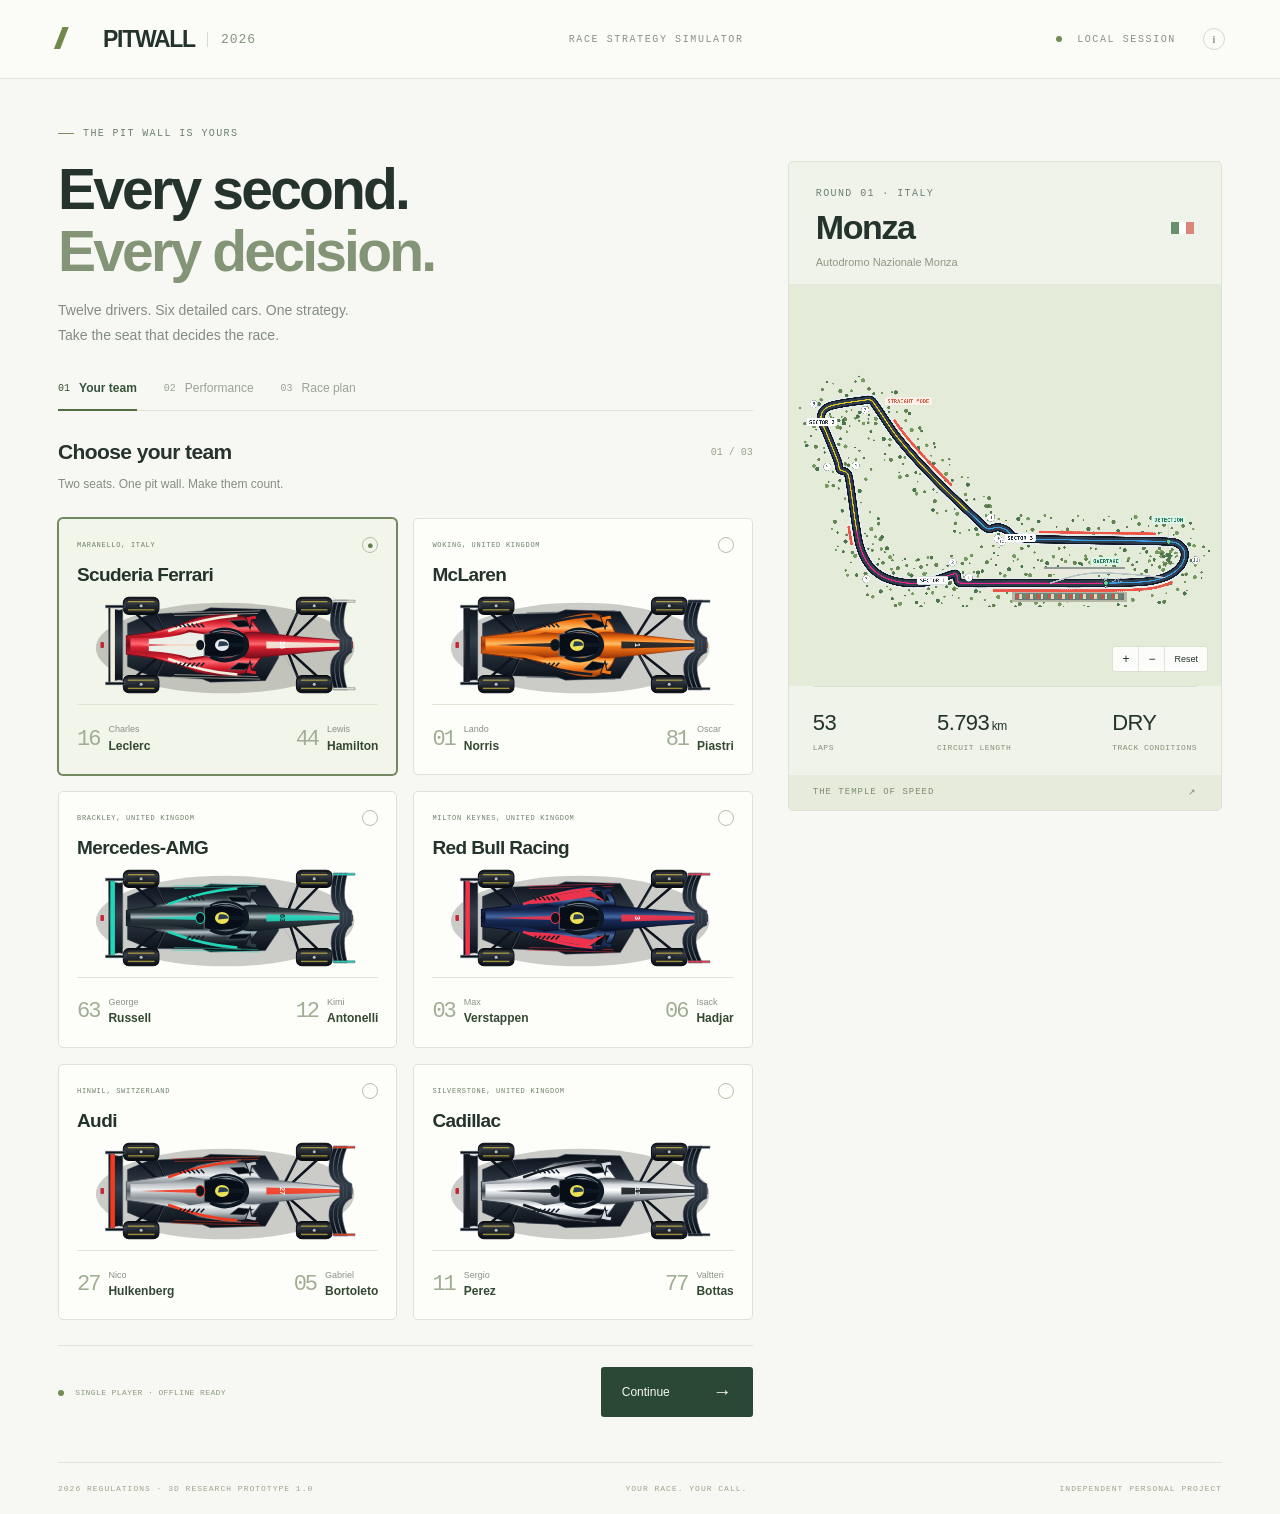
<file: index.html>
<!doctype html><html lang="en"><head><meta charset="UTF-8"/><meta name="viewport" content="width=device-width, initial-scale=1.0"/><meta name="theme-color" content="#101816"/><meta name="description" content="Your race. Your call. A local Formula 1 race strategy simulator."/><title>Pitwall — Race strategy, 2026</title>  <script type="module" crossorigin src="./assets/index-Cs_Prl43.js"></script>
  <link rel="stylesheet" crossorigin href="./assets/index-BTOhd2A0.css">
</head><body><div id="root"></div></body></html>
</file>
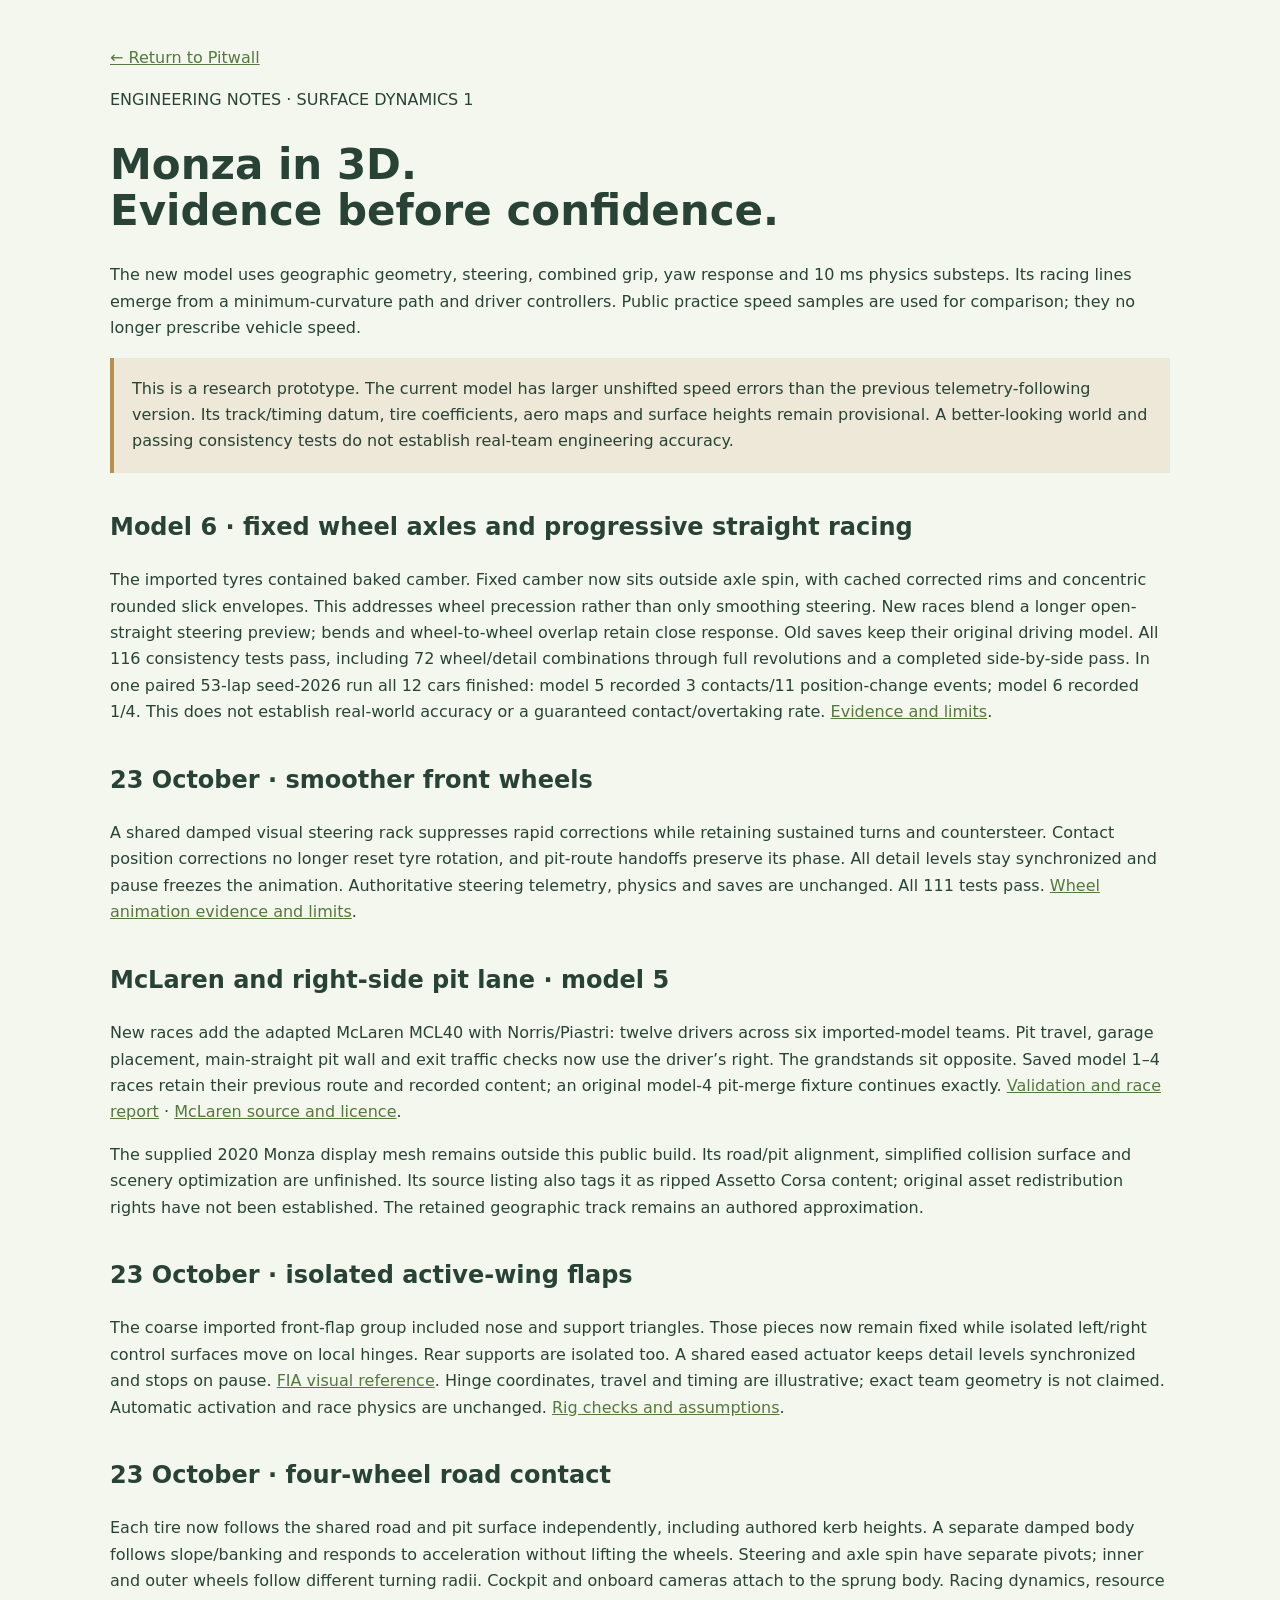
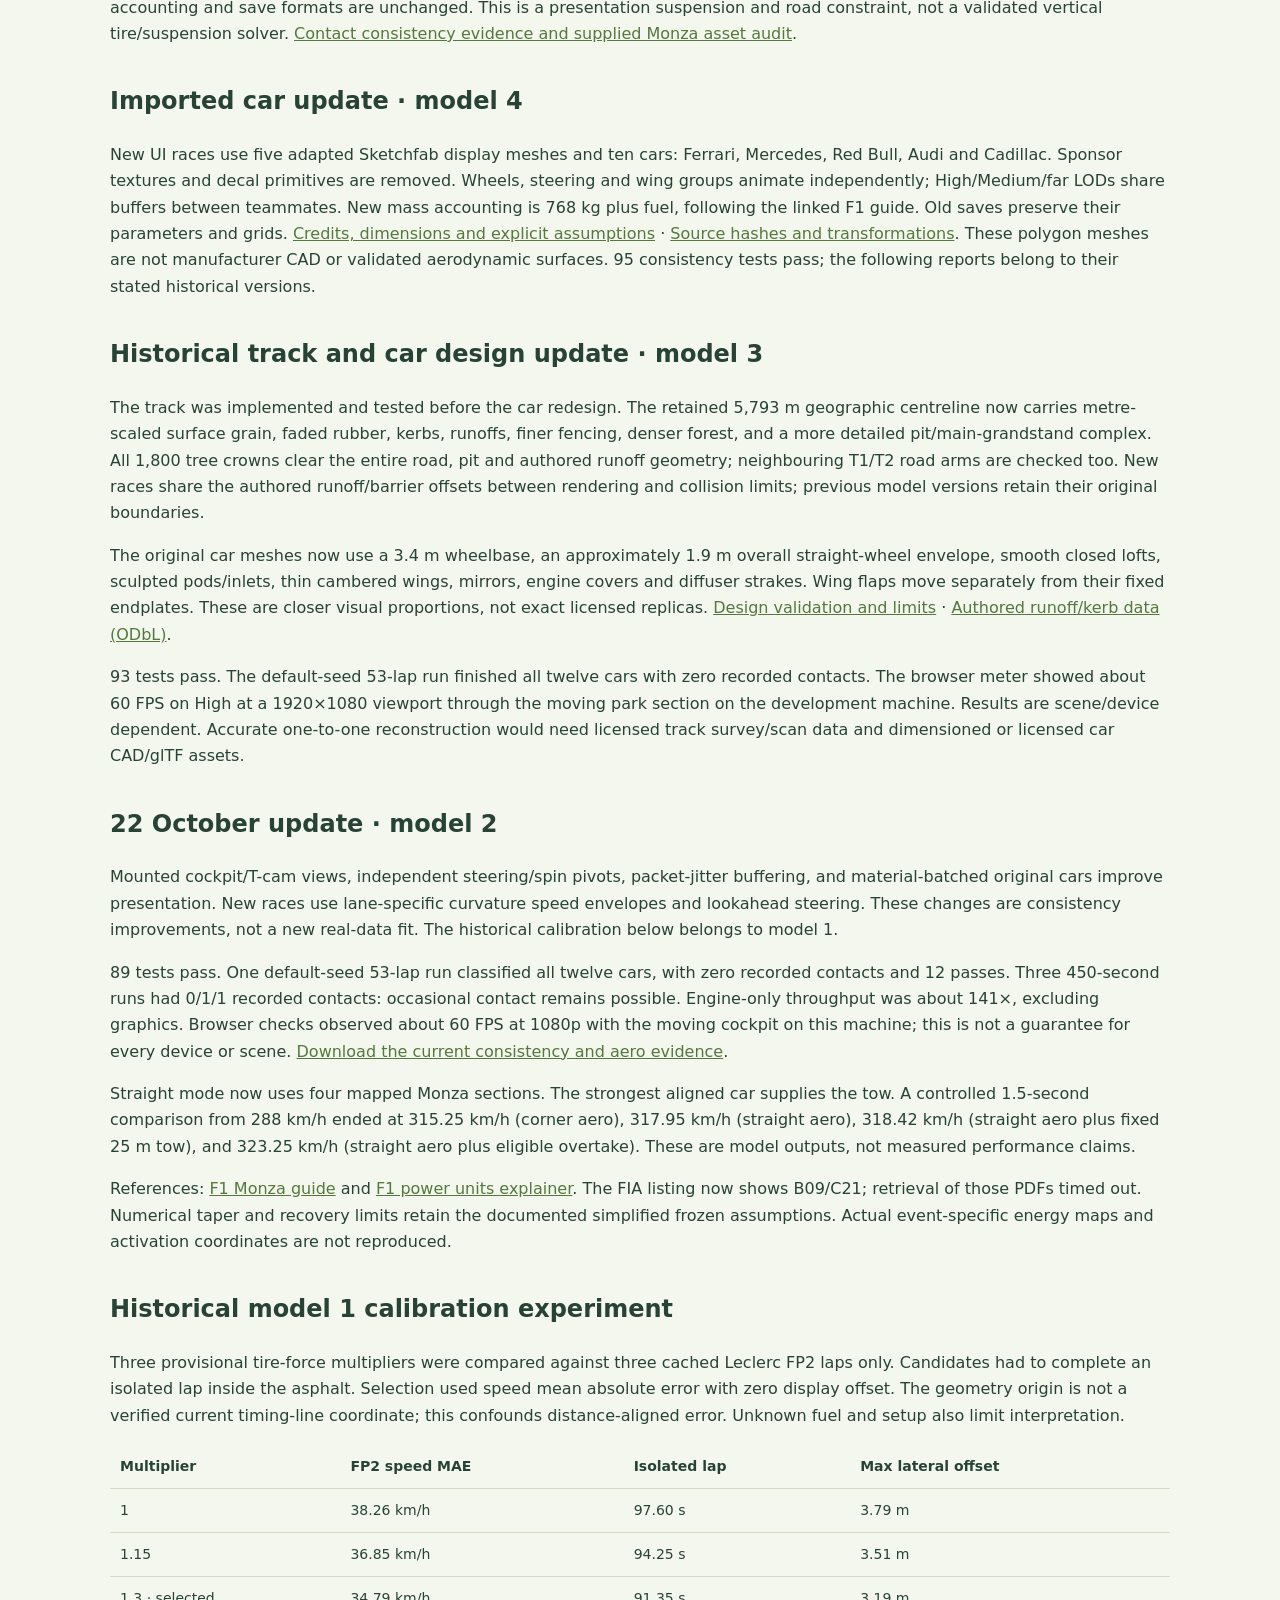
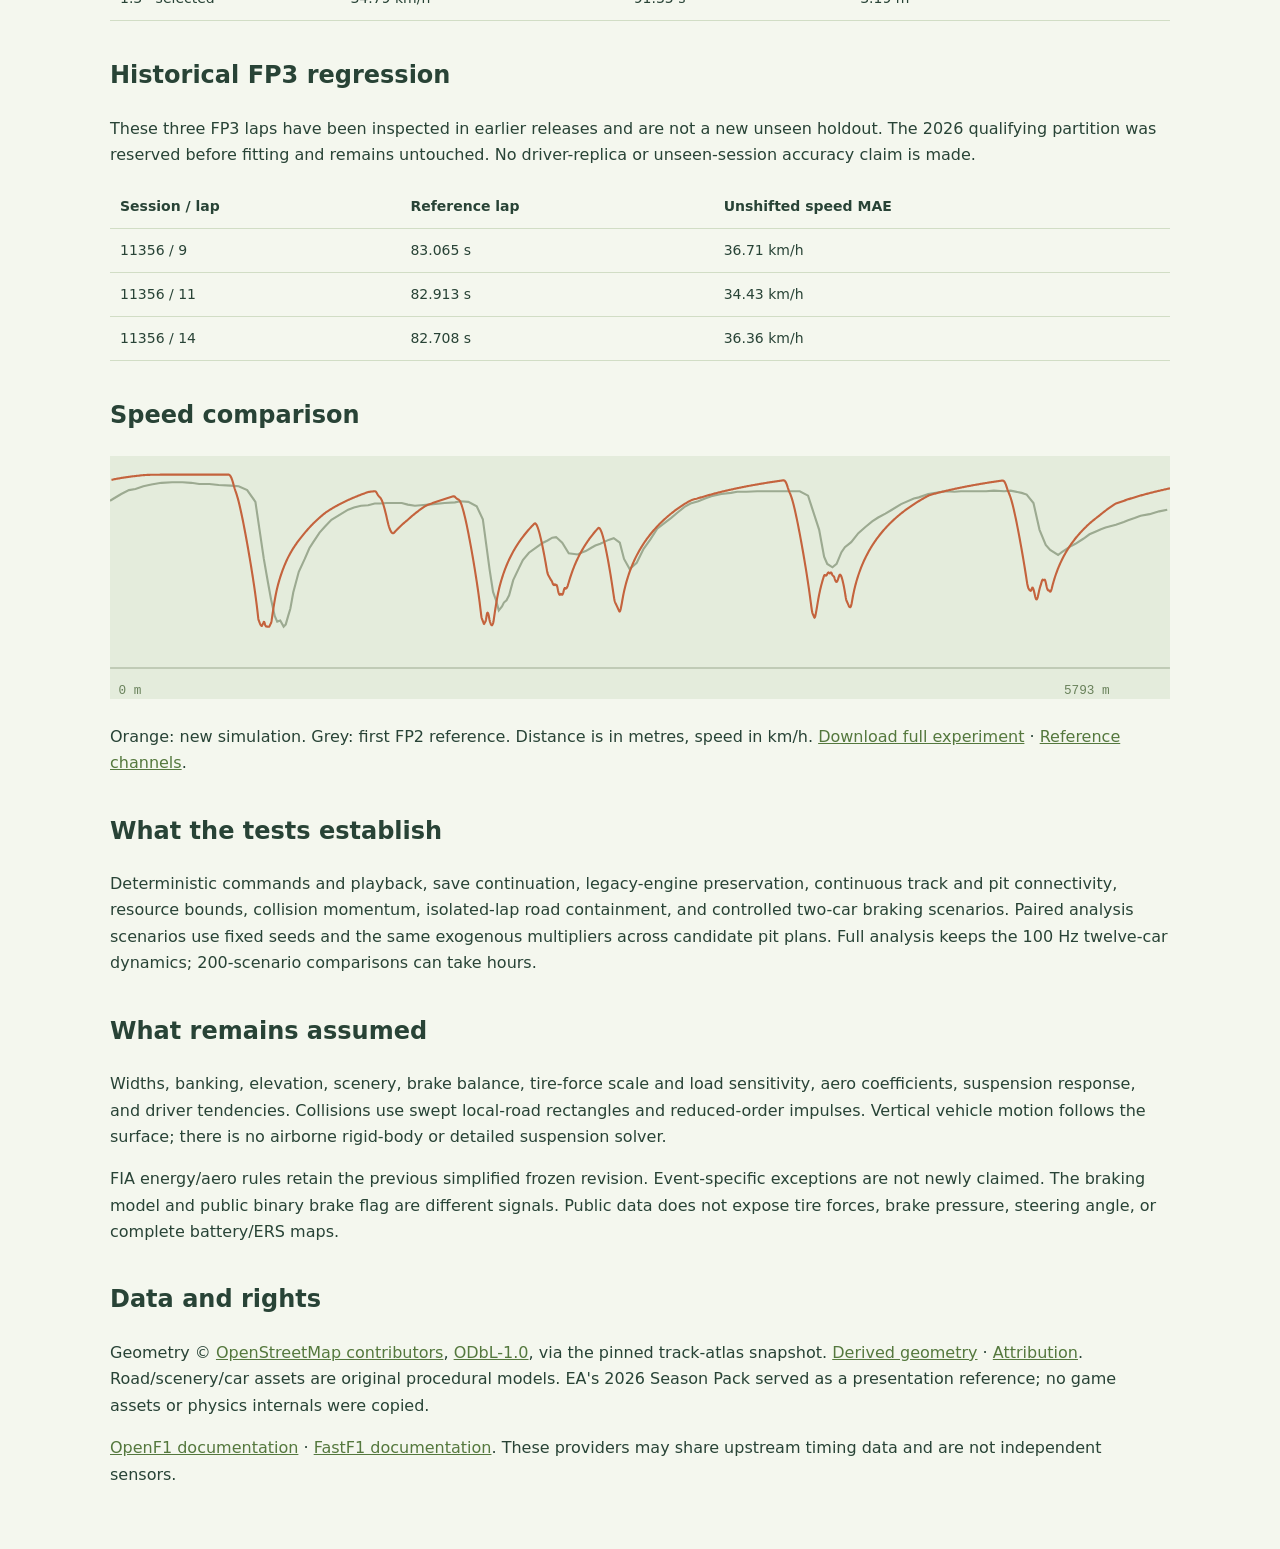
<file: 3d-research.html>
<!doctype html><html lang="en"><head><meta charset="utf-8"><meta name="viewport" content="width=device-width"><title>Pitwall 3D — Validation and assumptions</title><style>body{font:16px/1.65 system-ui;color:#284336;background:#f4f7ee;max-width:1060px;margin:auto;padding:45px 24px}h1{font-size:42px;line-height:1.1}h2{font-size:24px;margin-top:35px}a{color:#54783d}table{width:100%;border-collapse:collapse;font-size:14px}td,th{padding:10px;text-align:left;border-bottom:1px solid #d1ddc5}.note{background:#ede8d7;padding:18px;border-left:4px solid #b98f4d}svg{width:100%;background:#e4ecdc}svg text{font:12px monospace;fill:#68815a}code{font-size:13px}</style></head><body><a href="./">← Return to Pitwall</a><p>ENGINEERING NOTES · SURFACE DYNAMICS 1</p><h1>Monza in 3D.<br>Evidence before confidence.</h1><p>The new model uses geographic geometry, steering, combined grip, yaw response and 10 ms physics substeps. Its racing lines emerge from a minimum-curvature path and driver controllers. Public practice speed samples are used for comparison; they no longer prescribe vehicle speed.</p><p class="note">This is a research prototype. The current model has larger unshifted speed errors than the previous telemetry-following version. Its track/timing datum, tire coefficients, aero maps and surface heights remain provisional. A better-looking world and passing consistency tests do not establish real-team engineering accuracy.</p><h2>Model 6 · fixed wheel axles and progressive straight racing</h2><p>The imported tyres contained baked camber. Fixed camber now sits outside axle spin, with cached corrected rims and concentric rounded slick envelopes. This addresses wheel precession rather than only smoothing steering. New races blend a longer open-straight steering preview; bends and wheel-to-wheel overlap retain close response. Old saves keep their original driving model. All 116 consistency tests pass, including 72 wheel/detail combinations through full revolutions and a completed side-by-side pass. In one paired 53-lap seed-2026 run all 12 cars finished: model 5 recorded 3 contacts/11 position-change events; model 6 recorded 1/4. This does not establish real-world accuracy or a guaranteed contact/overtaking rate. <a href="./wheel-axle-validation.json">Evidence and limits</a>.</p><h2>23 October · smoother front wheels</h2><p>A shared damped visual steering rack suppresses rapid corrections while retaining sustained turns and countersteer. Contact position corrections no longer reset tyre rotation, and pit-route handoffs preserve its phase. All detail levels stay synchronized and pause freezes the animation. Authoritative steering telemetry, physics and saves are unchanged. All 111 tests pass. <a href="./wheel-stability-validation.json">Wheel animation evidence and limits</a>.</p><h2>McLaren and right-side pit lane · model 5</h2><p>New races add the adapted McLaren MCL40 with Norris/Piastri: twelve drivers across six imported-model teams. Pit travel, garage placement, main-straight pit wall and exit traffic checks now use the driver’s right. The grandstands sit opposite. Saved model 1–4 races retain their previous route and recorded content; an original model-4 pit-merge fixture continues exactly. <a href="./mclaren-pit-validation.json">Validation and race report</a> · <a href="./model-credits.html">McLaren source and licence</a>.</p><p>The supplied 2020 Monza display mesh remains outside this public build. Its road/pit alignment, simplified collision surface and scenery optimization are unfinished. Its source listing also tags it as ripped Assetto Corsa content; original asset redistribution rights have not been established. The retained geographic track remains an authored approximation.</p><h2>23 October · isolated active-wing flaps</h2><p>The coarse imported front-flap group included nose and support triangles. Those pieces now remain fixed while isolated left/right control surfaces move on local hinges. Rear supports are isolated too. A shared eased actuator keeps detail levels synchronized and stops on pause. <a href="https://www.youtube.com/shorts/b9_8d7f1R0Q">FIA visual reference</a>. Hinge coordinates, travel and timing are illustrative; exact team geometry is not claimed. Automatic activation and race physics are unchanged. <a href="./active-aero-validation.json">Rig checks and assumptions</a>.</p><h2>23 October · four-wheel road contact</h2><p>Each tire now follows the shared road and pit surface independently, including authored kerb heights. A separate damped body follows slope/banking and responds to acceleration without lifting the wheels. Steering and axle spin have separate pivots; inner and outer wheels follow different turning radii. Cockpit and onboard cameras attach to the sprung body. Racing dynamics, resource accounting and save formats are unchanged. This is a presentation suspension and road constraint, not a validated vertical tire/suspension solver. <a href="./road-contact-validation.json">Contact consistency evidence and supplied Monza asset audit</a>.</p><h2>Imported car update · model 4</h2><p>New UI races use five adapted Sketchfab display meshes and ten cars: Ferrari, Mercedes, Red Bull, Audi and Cadillac. Sponsor textures and decal primitives are removed. Wheels, steering and wing groups animate independently; High/Medium/far LODs share buffers between teammates. New mass accounting is 768 kg plus fuel, following the linked F1 guide. Old saves preserve their parameters and grids. <a href="./model-credits.html">Credits, dimensions and explicit assumptions</a> · <a href="./models/manifest.json">Source hashes and transformations</a>. These polygon meshes are not manufacturer CAD or validated aerodynamic surfaces. 95 consistency tests pass; the following reports belong to their stated historical versions.</p><h2>Historical track and car design update · model 3</h2><p>The track was implemented and tested before the car redesign. The retained 5,793 m geographic centreline now carries metre-scaled surface grain, faded rubber, kerbs, runoffs, finer fencing, denser forest, and a more detailed pit/main-grandstand complex. All 1,800 tree crowns clear the entire road, pit and authored runoff geometry; neighbouring T1/T2 road arms are checked too. New races share the authored runoff/barrier offsets between rendering and collision limits; previous model versions retain their original boundaries.</p><p>The original car meshes now use a 3.4 m wheelbase, an approximately 1.9 m overall straight-wheel envelope, smooth closed lofts, sculpted pods/inlets, thin cambered wings, mirrors, engine covers and diffuser strakes. Wing flaps move separately from their fixed endplates. These are closer visual proportions, not exact licensed replicas. <a href="./design-validation.json" download>Design validation and limits</a> · <a href="./track-features.json" download>Authored runoff/kerb data (ODbL)</a>.</p><p>93 tests pass. The default-seed 53-lap run finished all twelve cars with zero recorded contacts. The browser meter showed about 60 FPS on High at a 1920×1080 viewport through the moving park section on the development machine. Results are scene/device dependent. Accurate one-to-one reconstruction would need licensed track survey/scan data and dimensioned or licensed car CAD/glTF assets.</p><h2>22 October update · model 2</h2><p>Mounted cockpit/T-cam views, independent steering/spin pivots, packet-jitter buffering, and material-batched original cars improve presentation. New races use lane-specific curvature speed envelopes and lookahead steering. These changes are consistency improvements, not a new real-data fit. The historical calibration below belongs to model 1.</p><p>89 tests pass. One default-seed 53-lap run classified all twelve cars, with zero recorded contacts and 12 passes. Three 450-second runs had 0/1/1 recorded contacts: occasional contact remains possible. Engine-only throughput was about 141×, excluding graphics. Browser checks observed about 60 FPS at 1080p with the moving cockpit on this machine; this is not a guarantee for every device or scene. <a href="./driving-validation.json" download>Download the current consistency and aero evidence</a>.</p><p>Straight mode now uses four mapped Monza sections. The strongest aligned car supplies the tow. A controlled 1.5-second comparison from 288 km/h ended at 315.25 km/h (corner aero), 317.95 km/h (straight aero), 318.42 km/h (straight aero plus fixed 25 m tow), and 323.25 km/h (straight aero plus eligible overtake). These are model outputs, not measured performance claims.</p><p>References: <a href="https://www.formula1.com/en/latest/article/circuit-guide-everything-you-need-to-know-about-the-autodromo-nazionale-monza.51PKqBRlxNs0fzLWQzsnd0">F1 Monza guide</a> and <a href="https://www.formula1.com/en/latest/article/2026-regulations-explained-all-you-need-to-know-about-f1s-new-power-units.14jfv7a36905uDJDdNyfQd.html">F1 power units explainer</a>. The FIA listing now shows B09/C21; retrieval of those PDFs timed out. Numerical taper and recovery limits retain the documented simplified frozen assumptions. Actual event-specific energy maps and activation coordinates are not reproduced.</p><h2>Historical model 1 calibration experiment</h2><p>Three provisional tire-force multipliers were compared against three cached Leclerc FP2 laps only. Candidates had to complete an isolated lap inside the asphalt. Selection used speed mean absolute error with zero display offset. The geometry origin is not a verified current timing-line coordinate; this confounds distance-aligned error. Unknown fuel and setup also limit interpretation.</p><table><thead><tr><th>Multiplier</th><th>FP2 speed MAE</th><th>Isolated lap</th><th>Max lateral offset</th></tr></thead><tbody id="candidates"></tbody></table><h2>Historical FP3 regression</h2><p>These three FP3 laps have been inspected in earlier releases and are not a new unseen holdout. The 2026 qualifying partition was reserved before fitting and remains untouched. No driver-replica or unseen-session accuracy claim is made.</p><table><thead><tr><th>Session / lap</th><th>Reference lap</th><th>Unshifted speed MAE</th></tr></thead><tbody id="regression"></tbody></table><h2>Speed comparison</h2><svg id="plot" viewBox="0 0 1000 230" role="img" aria-label="Simulated and measured speed by approximate distance"></svg><p>Orange: new simulation. Grey: first FP2 reference. Distance is in metres, speed in km/h. <a href="./3d-validation.json" download>Download full experiment</a> · <a href="./telemetry-reference.json" download>Reference channels</a>.</p><h2>What the tests establish</h2><p>Deterministic commands and playback, save continuation, legacy-engine preservation, continuous track and pit connectivity, resource bounds, collision momentum, isolated-lap road containment, and controlled two-car braking scenarios. Paired analysis scenarios use fixed seeds and the same exogenous multipliers across candidate pit plans. Full analysis keeps the 100 Hz twelve-car dynamics; 200-scenario comparisons can take hours.</p><h2>What remains assumed</h2><p>Widths, banking, elevation, scenery, brake balance, tire-force scale and load sensitivity, aero coefficients, suspension response, and driver tendencies. Collisions use swept local-road rectangles and reduced-order impulses. Vertical vehicle motion follows the surface; there is no airborne rigid-body or detailed suspension solver.</p><p>FIA energy/aero rules retain the previous simplified frozen revision. Event-specific exceptions are not newly claimed. The braking model and public binary brake flag are different signals. Public data does not expose tire forces, brake pressure, steering angle, or complete battery/ERS maps.</p><h2>Data and rights</h2><p>Geometry © <a href="https://www.openstreetmap.org/copyright">OpenStreetMap contributors</a>, <a href="https://opendatacommons.org/licenses/odbl/1-0/">ODbL-1.0</a>, via the pinned track-atlas snapshot. <a href="./monza-geometry.json" download>Derived geometry</a> · <a href="./geometry-attribution.txt">Attribution</a>. Road/scenery/car assets are original procedural models. EA's 2026 Season Pack served as a presentation reference; no game assets or physics internals were copied.</p><p><a href="https://openf1.org/docs/">OpenF1 documentation</a> · <a href="https://docs.fastf1.dev/">FastF1 documentation</a>. These providers may share upstream timing data and are not independent sensors.</p><script>Promise.all([fetch('./3d-validation.json').then(r=>r.json()),fetch('./telemetry-reference.json').then(r=>r.json())]).then(([d,ref])=>{document.querySelector('#candidates').innerHTML=d.candidates.map(r=>`<tr><td>${r.scale}${r.scale===d.selected?' · selected':''}</td><td>${r.trainingMAE.toFixed(2)} km/h</td><td>${r.lapTime.toFixed(2)} s</td><td>${r.maxLat.toFixed(2)} m</td></tr>`).join('');document.querySelector('#regression').innerHTML=d.regression.map(r=>`<tr><td>${r.session} / ${r.lap}</td><td>${r.referenceLapTime.toFixed(3)} s</td><td>${r.speedMAE.toFixed(2)} km/h</td></tr>`).join('');const graph=pts=>pts.map(p=>`${p.distance/5793*1000},${200-p.speed/360*190}`).join(' ');document.querySelector('#plot').innerHTML=`<path d="M0 200H1000" stroke="#9dac92"/><polyline points="${graph(ref.laps[0].trace)}" stroke="#9caa91" stroke-width="2" fill="none"/><polyline points="${graph(d.simulation.trace)}" stroke="#c4633d" stroke-width="2" fill="none"/><text x="8" y="225">0 m</text><text x="900" y="225">5793 m</text>`;}).catch(()=>document.body.insertAdjacentHTML('beforeend','<p>Experiment data unavailable.</p>'));</script></body></html>
</file>
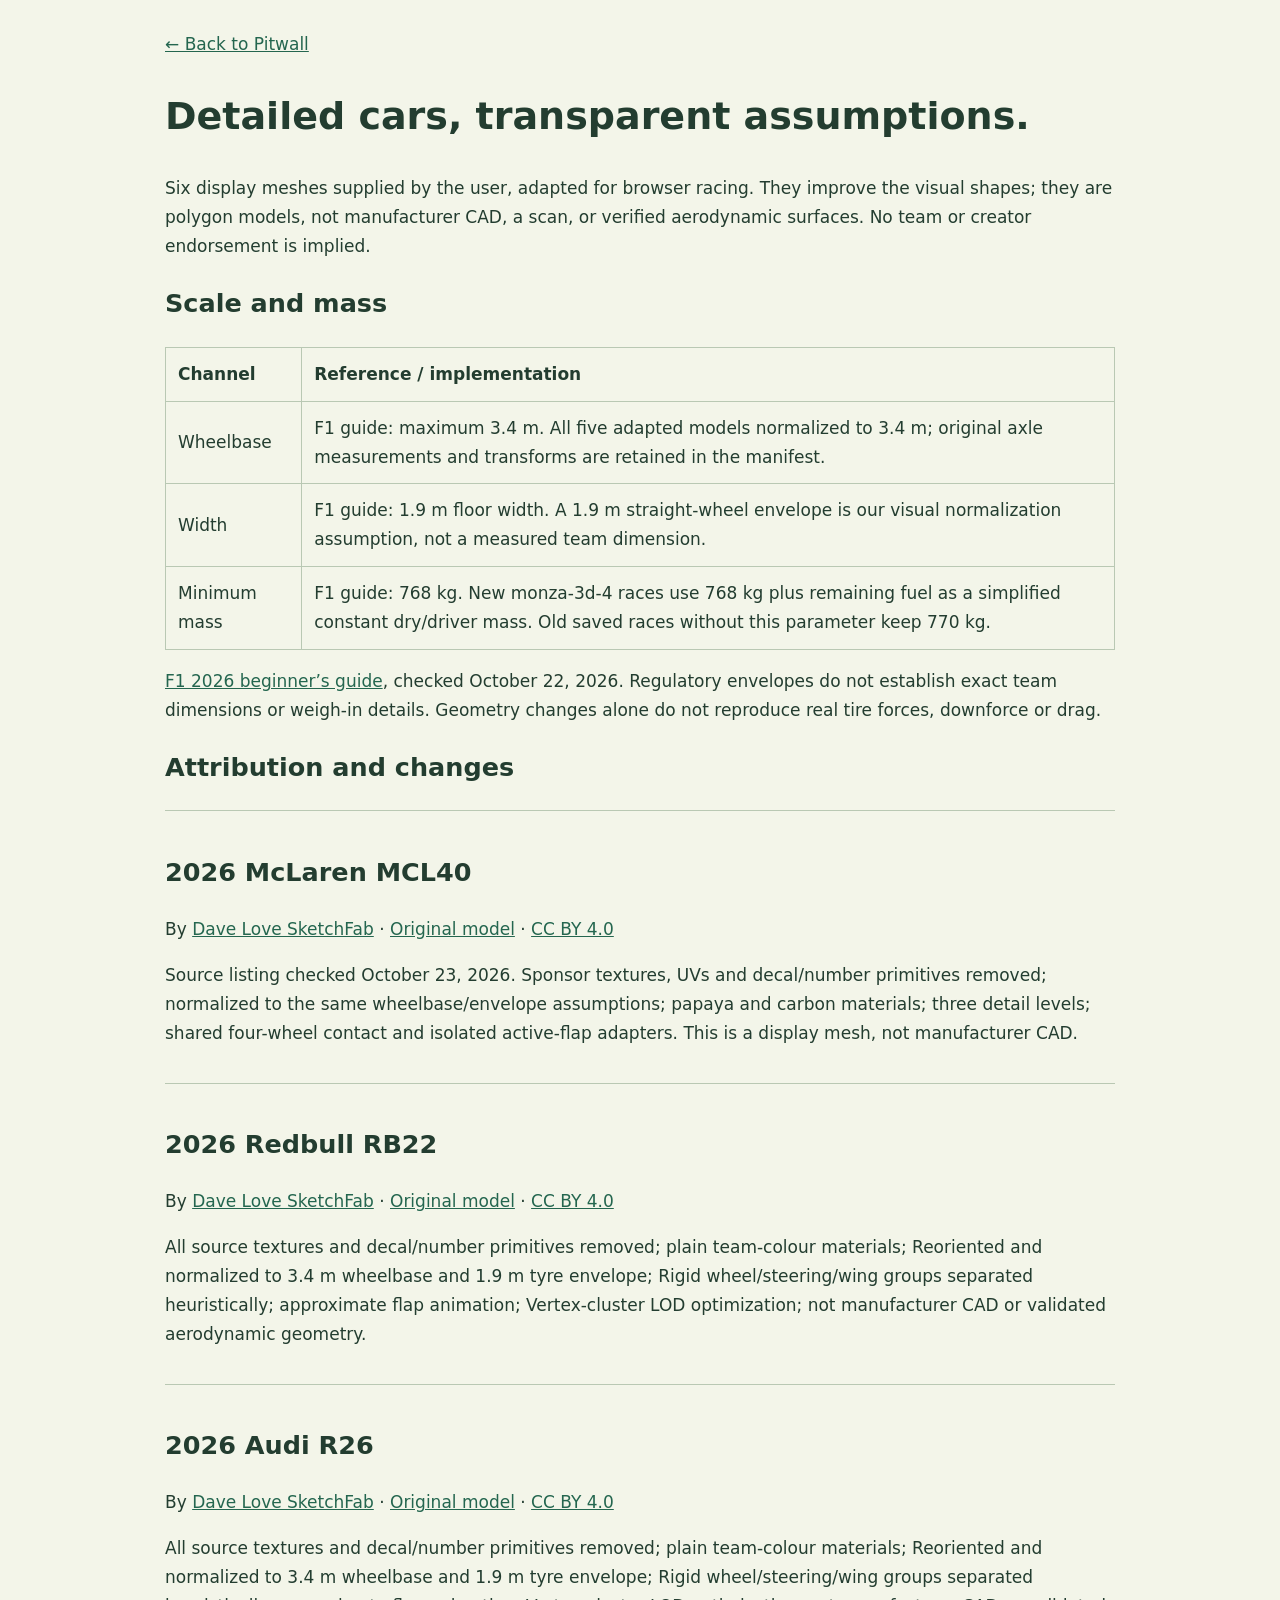
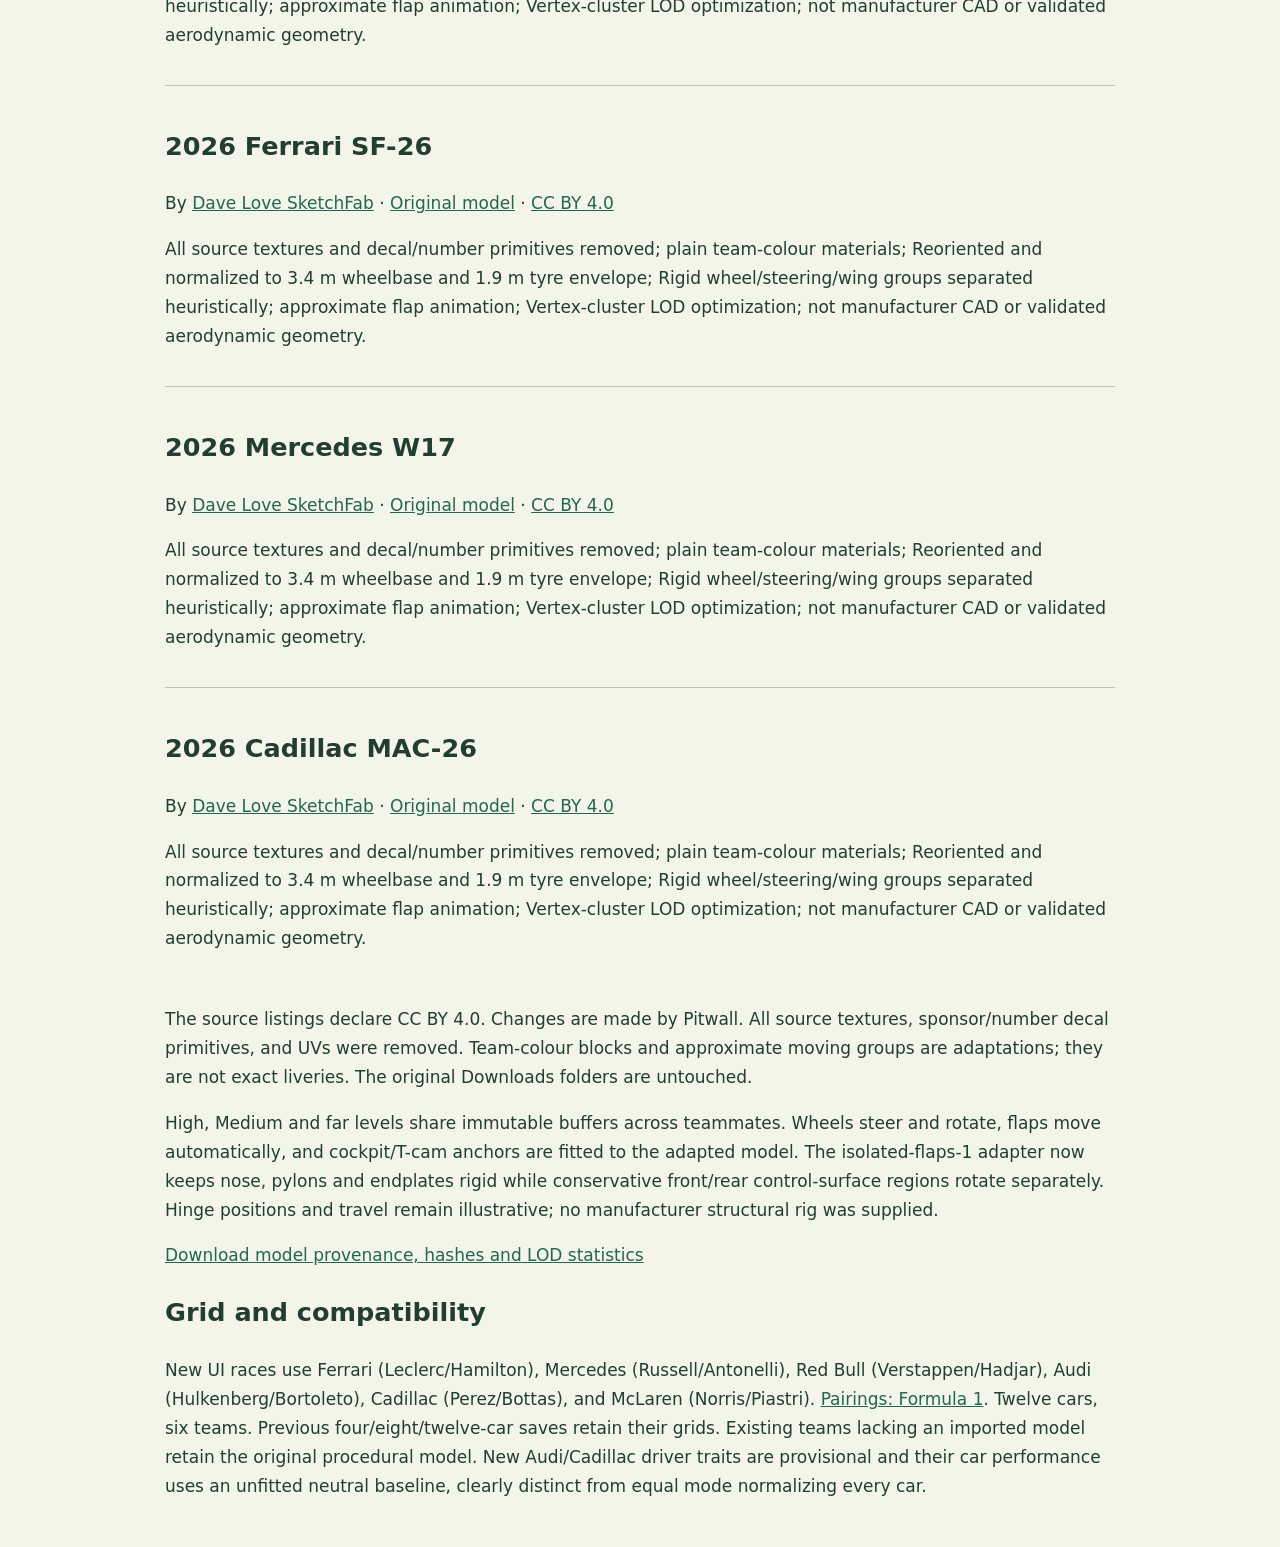
<file: model-credits.html>
<!doctype html><html lang="en"><meta charset="utf-8"><meta name="viewport" content="width=device-width,initial-scale=1"><title>Pitwall — Model credits and scale</title><style>body{font:17px/1.7 system-ui;background:#f3f5e9;color:#233d30;max-width:950px;padding:30px;margin:auto}a{color:#24664f}h1{font-size:38px}article{border-top:1px solid #b9c8b3;padding:18px 0}small{color:#5c6d60}table{border-collapse:collapse}td,th{padding:12px;border:1px solid #b9c8b3;text-align:left}</style><a href="./">← Back to Pitwall</a><h1>Detailed cars, transparent assumptions.</h1><p>Six display meshes supplied by the user, adapted for browser racing. They improve the visual shapes; they are polygon models, not manufacturer CAD, a scan, or verified aerodynamic surfaces. No team or creator endorsement is implied.</p><h2>Scale and mass</h2><table><tr><th>Channel</th><th>Reference / implementation</th></tr><tr><td>Wheelbase</td><td>F1 guide: maximum 3.4 m. All five adapted models normalized to 3.4 m; original axle measurements and transforms are retained in the manifest.</td></tr><tr><td>Width</td><td>F1 guide: 1.9 m floor width. A 1.9 m straight-wheel envelope is our visual normalization assumption, not a measured team dimension.</td></tr><tr><td>Minimum mass</td><td>F1 guide: 768 kg. New monza-3d-4 races use 768 kg plus remaining fuel as a simplified constant dry/driver mass. Old saved races without this parameter keep 770 kg.</td></tr></table><p><a href="https://www.formula1.com/en/latest/article/the-beginners-guide-to-the-2026-regulations.6j0tS0hrHG2T01tpmK6XYz">F1 2026 beginner’s guide</a>, checked October 22, 2026. Regulatory envelopes do not establish exact team dimensions or weigh-in details. Geometry changes alone do not reproduce real tire forces, downforce or drag.</p><h2>Attribution and changes</h2><article><h2>2026 McLaren MCL40</h2><p>By <a href="https://sketchfab.com/Tyler_Dave">Dave Love SketchFab</a> · <a href="https://sketchfab.com/3d-models/2026-mclaren-mcl40-96214ad5624f42a0861f77008f8d29e7">Original model</a> · <a href="https://creativecommons.org/licenses/by/4.0/">CC BY 4.0</a></p><p>Source listing checked October 23, 2026. Sponsor textures, UVs and decal/number primitives removed; normalized to the same wheelbase/envelope assumptions; papaya and carbon materials; three detail levels; shared four-wheel contact and isolated active-flap adapters. This is a display mesh, not manufacturer CAD.</p></article><article><h2>2026 Redbull RB22</h2><p>By <a href="https://sketchfab.com/Tyler_Dave">Dave Love SketchFab</a> · <a href="https://sketchfab.com/3d-models/2026-redbull-rb22-0a3d24a58e0549d591a5a48c22eec383">Original model</a> · <a href="https://creativecommons.org/licenses/by/4.0/">CC BY 4.0</a></p><p>All source textures and decal/number primitives removed; plain team-colour materials; Reoriented and normalized to 3.4 m wheelbase and 1.9 m tyre envelope; Rigid wheel/steering/wing groups separated heuristically; approximate flap animation; Vertex-cluster LOD optimization; not manufacturer CAD or validated aerodynamic geometry.</p></article><article><h2>2026 Audi R26</h2><p>By <a href="https://sketchfab.com/Tyler_Dave">Dave Love SketchFab</a> · <a href="https://sketchfab.com/3d-models/2026-audi-r26-32bf228264b047669b100b0f1b8769ac">Original model</a> · <a href="https://creativecommons.org/licenses/by/4.0/">CC BY 4.0</a></p><p>All source textures and decal/number primitives removed; plain team-colour materials; Reoriented and normalized to 3.4 m wheelbase and 1.9 m tyre envelope; Rigid wheel/steering/wing groups separated heuristically; approximate flap animation; Vertex-cluster LOD optimization; not manufacturer CAD or validated aerodynamic geometry.</p></article><article><h2>2026 Ferrari SF-26</h2><p>By <a href="https://sketchfab.com/Tyler_Dave">Dave Love SketchFab</a> · <a href="https://sketchfab.com/3d-models/2026-ferrari-sf-26-e5ca6cecdc42449283f4bed27360f2a7">Original model</a> · <a href="https://creativecommons.org/licenses/by/4.0/">CC BY 4.0</a></p><p>All source textures and decal/number primitives removed; plain team-colour materials; Reoriented and normalized to 3.4 m wheelbase and 1.9 m tyre envelope; Rigid wheel/steering/wing groups separated heuristically; approximate flap animation; Vertex-cluster LOD optimization; not manufacturer CAD or validated aerodynamic geometry.</p></article><article><h2>2026 Mercedes W17</h2><p>By <a href="https://sketchfab.com/Tyler_Dave">Dave Love SketchFab</a> · <a href="https://sketchfab.com/3d-models/2026-mercedes-w17-b806f1e70aa343219e7158169549b97b">Original model</a> · <a href="https://creativecommons.org/licenses/by/4.0/">CC BY 4.0</a></p><p>All source textures and decal/number primitives removed; plain team-colour materials; Reoriented and normalized to 3.4 m wheelbase and 1.9 m tyre envelope; Rigid wheel/steering/wing groups separated heuristically; approximate flap animation; Vertex-cluster LOD optimization; not manufacturer CAD or validated aerodynamic geometry.</p></article><article><h2>2026 Cadillac MAC-26</h2><p>By <a href="https://sketchfab.com/Tyler_Dave">Dave Love SketchFab</a> · <a href="https://sketchfab.com/3d-models/2026-cadillac-mac-26-95bcd37aa7c649779efc33b90b6c023e">Original model</a> · <a href="https://creativecommons.org/licenses/by/4.0/">CC BY 4.0</a></p><p>All source textures and decal/number primitives removed; plain team-colour materials; Reoriented and normalized to 3.4 m wheelbase and 1.9 m tyre envelope; Rigid wheel/steering/wing groups separated heuristically; approximate flap animation; Vertex-cluster LOD optimization; not manufacturer CAD or validated aerodynamic geometry.</p></article><p>The source listings declare CC BY 4.0. Changes are made by Pitwall. All source textures, sponsor/number decal primitives, and UVs were removed. Team-colour blocks and approximate moving groups are adaptations; they are not exact liveries. The original Downloads folders are untouched.</p><p>High, Medium and far levels share immutable buffers across teammates. Wheels steer and rotate, flaps move automatically, and cockpit/T-cam anchors are fitted to the adapted model. The isolated-flaps-1 adapter now keeps nose, pylons and endplates rigid while conservative front/rear control-surface regions rotate separately. Hinge positions and travel remain illustrative; no manufacturer structural rig was supplied.</p><p><a href="./models/manifest.json" download>Download model provenance, hashes and LOD statistics</a></p><h2>Grid and compatibility</h2><p>New UI races use Ferrari (Leclerc/Hamilton), Mercedes (Russell/Antonelli), Red Bull (Verstappen/Hadjar), Audi (Hulkenberg/Bortoleto), Cadillac (Perez/Bottas), and McLaren (Norris/Piastri). <a href="https://www.formula1.com/en/teams">Pairings: Formula 1</a>. Twelve cars, six teams. Previous four/eight/twelve-car saves retain their grids. Existing teams lacking an imported model retain the original procedural model. New Audi/Cadillac driver traits are provisional and their car performance uses an unfitted neutral baseline, clearly distinct from equal mode normalizing every car.</p></html>
</file>
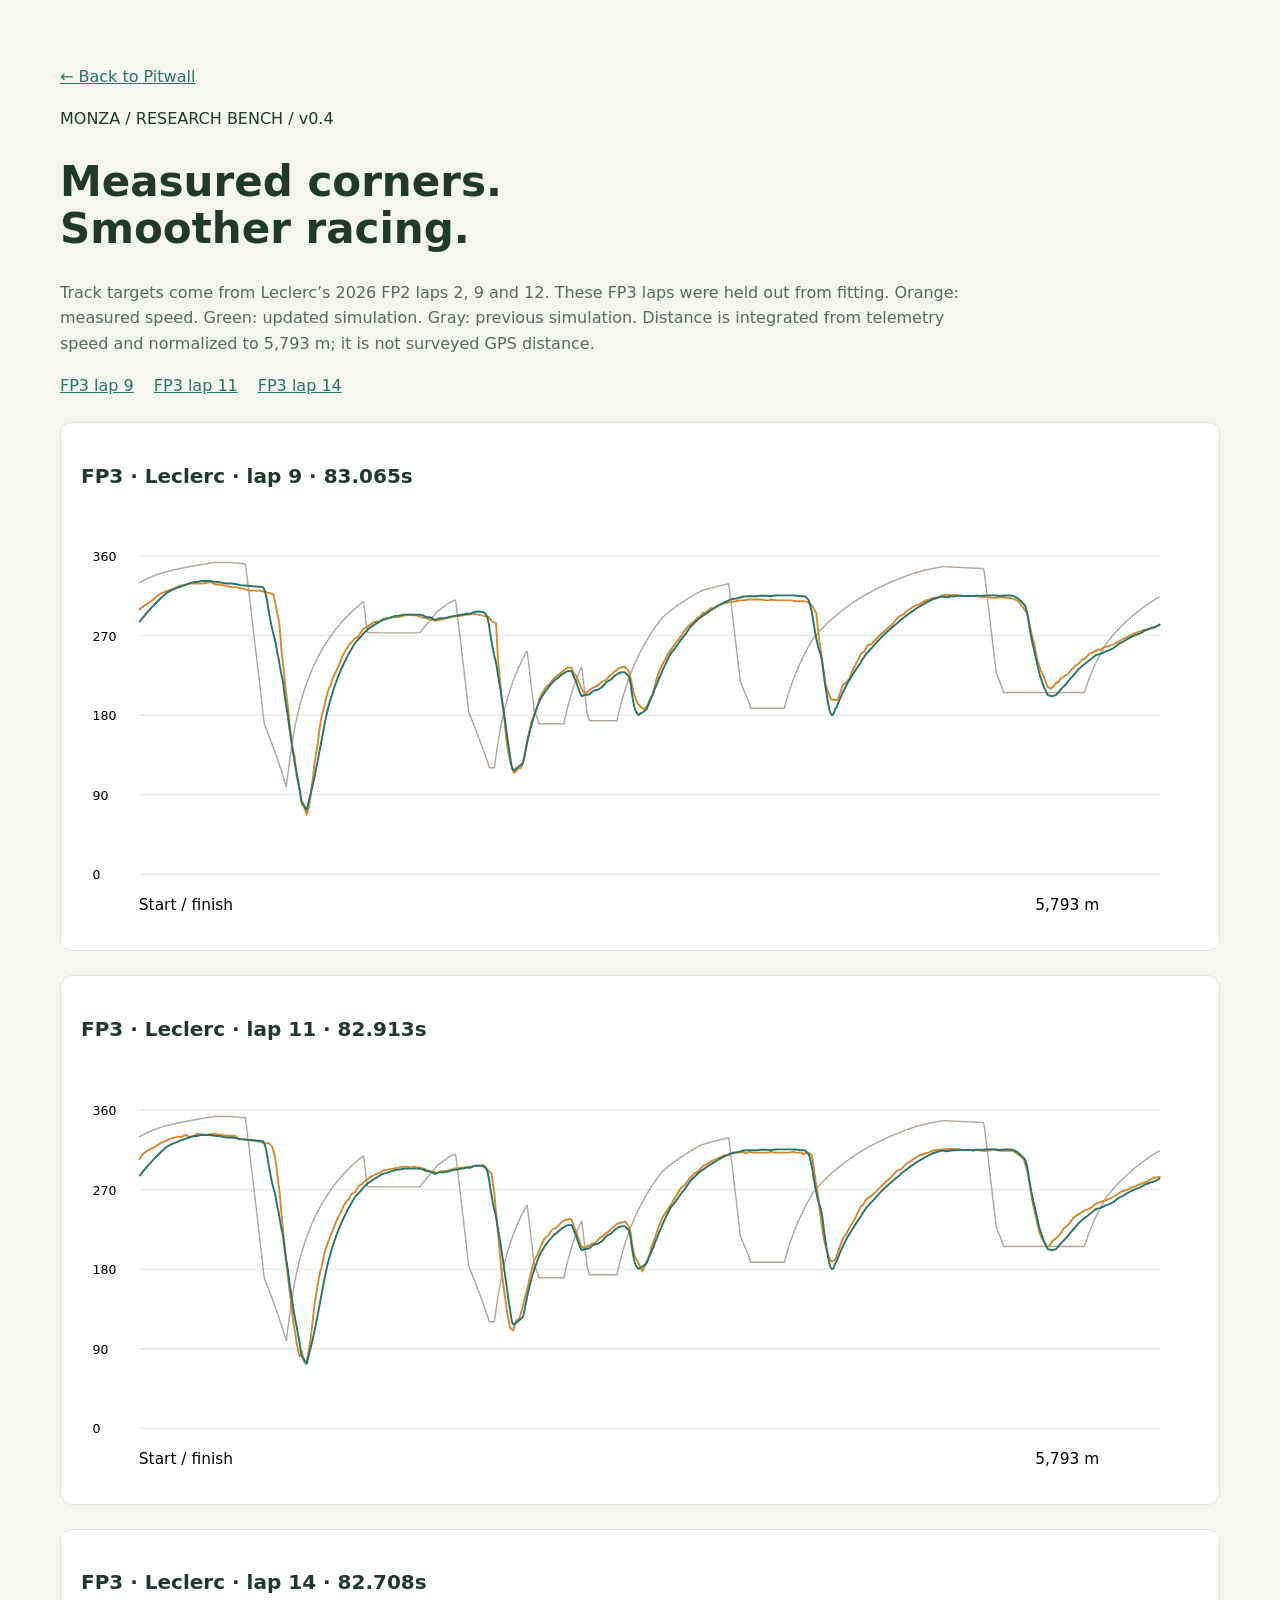
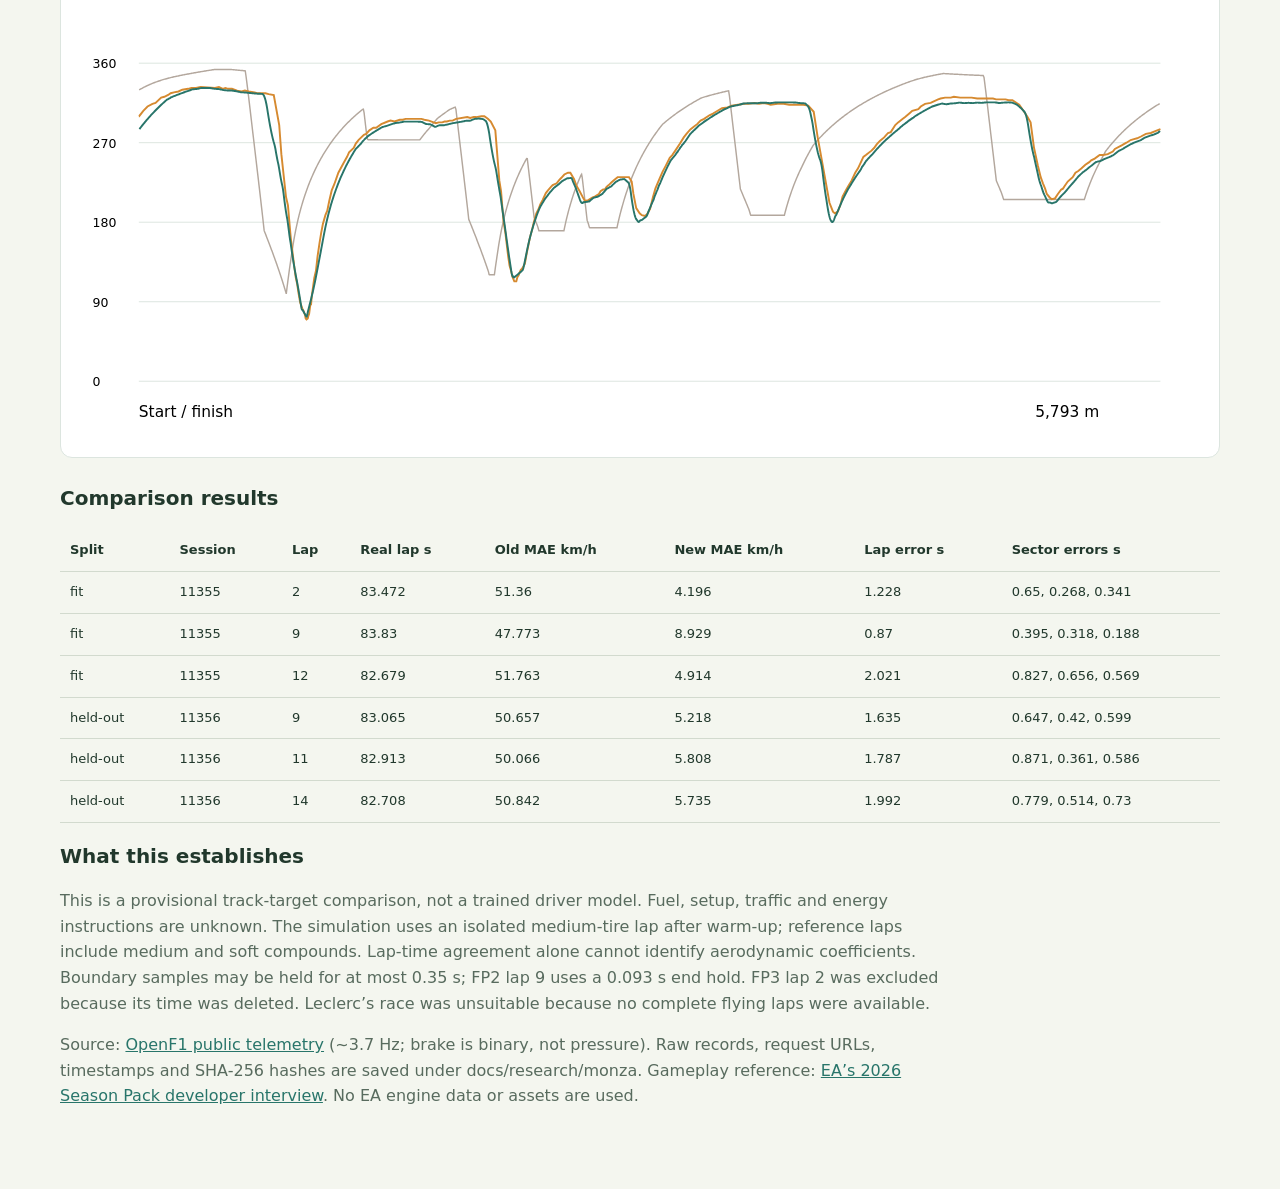
<file: monza-calibration.html>
<!doctype html><html lang="en"><meta charset="utf-8"><meta name="viewport" content="width=device-width,initial-scale=1"><title>Monza · telemetry comparison</title><style>body{background:#f4f6ef;color:#21382c;font:16px/1.6 system-ui;margin:0}main{max-width:1160px;margin:40px auto;padding:24px}h1{font-size:42px;line-height:1.1}h2{font-size:20px}a{color:#28756a}.chart{background:white;border:1px solid #dce5df;border-radius:12px;padding:20px;margin:24px 0}svg{width:100%;height:auto}table{border-collapse:collapse;font-size:13px;width:100%}td,th{text-align:left;border-bottom:1px solid #d2dace;padding:10px}nav{display:flex;gap:20px;flex-wrap:wrap}.table{overflow:auto}.note{max-width:900px;color:#586b5e}</style><main><a href="./">← Back to Pitwall</a><p>MONZA / RESEARCH BENCH / v0.4</p><h1>Measured corners.<br>Smoother racing.</h1><p class="note">Track targets come from Leclerc’s 2026 FP2 laps 2, 9 and 12. These FP3 laps were held out from fitting. Orange: measured speed. Green: updated simulation. Gray: previous simulation. Distance is integrated from telemetry speed and normalized to 5,793 m; it is not surveyed GPS distance.</p><nav><a href="#lap-9">FP3 lap 9</a><a href="#lap-11">FP3 lap 11</a><a href="#lap-14">FP3 lap 14</a></nav><section class="chart" id="lap-9"><h2>FP3 · Leclerc · lap 9 · 83.065s</h2><svg role="img" aria-label="Measured speed compared with previous and updated simulation" viewBox="0 0 1160 430"><path d="M60 380.0H1120" stroke="#dce5df"/><text x="12" y="385.0" font-size="13">0</text><path d="M60 297.5H1120" stroke="#dce5df"/><text x="12" y="302.5" font-size="13">90</text><path d="M60 215.0H1120" stroke="#dce5df"/><text x="12" y="220.0" font-size="13">180</text><path d="M60 132.5H1120" stroke="#dce5df"/><text x="12" y="137.5" font-size="13">270</text><path d="M60 50.0H1120" stroke="#dce5df"/><text x="12" y="55.0" font-size="13">360</text><polyline fill="none" stroke="#b3a79d" stroke-width="1.5" points="60.36,77.77 61.20,77.27 62.04,76.78 62.88,76.31 63.73,75.84 64.57,75.39 65.42,74.94 66.26,74.51 67.11,74.09 67.96,73.67 68.81,73.27 69.66,72.87 70.52,72.48 71.37,72.11 72.22,71.74 73.08,71.38 73.94,71.02 74.79,70.68 75.65,70.34 76.51,70.01 77.37,69.69 78.23,69.37 79.10,69.07 79.96,68.76 80.82,68.47 81.69,68.18 82.55,67.90 83.42,67.63 84.28,67.36 85.15,67.09 86.02,66.84 86.89,66.58 87.76,66.34 88.63,66.10 89.50,65.86 90.37,65.63 91.24,65.41 92.12,65.19 92.99,64.97 93.86,64.76 94.74,64.55 95.61,64.35 96.49,64.15 97.37,63.96 98.24,63.77 99.12,63.59 100.00,63.40 100.88,63.22 101.75,63.04 102.63,62.86 103.51,62.68 104.39,62.51 105.27,62.33 106.16,62.16 107.04,61.98 107.92,61.81 108.80,61.64 109.68,61.47 110.57,61.30 111.45,61.14 112.34,60.97 113.22,60.81 114.11,60.64 114.99,60.48 115.88,60.32 116.77,60.16 117.65,60.00 118.54,59.84 119.43,59.68 120.32,59.53 121.21,59.37 122.10,59.22 122.99,59.07 123.88,58.91 124.77,58.76 125.66,58.61 126.55,58.46 127.44,58.32 128.33,58.17 129.23,58.03 130.12,57.88 131.01,57.74 131.91,57.59 132.80,57.45 133.69,57.31 134.59,57.17 135.48,57.03 136.38,56.90 137.28,56.76 138.17,56.62 139.07,56.60 139.97,56.60 140.86,56.60 141.76,56.60 142.66,56.60 143.55,56.60 144.45,56.60 145.35,56.60 146.24,56.60 147.14,56.60 148.04,56.60 148.93,56.60 149.83,56.60 150.73,56.60 151.62,56.60 152.52,56.60 153.42,56.60 154.31,56.60 155.21,56.60 156.11,56.60 157.00,56.69 157.90,56.77 158.79,56.86 159.69,56.94 160.58,57.03 161.48,57.11 162.37,57.20 163.27,57.28 164.16,57.36 165.06,57.44 165.95,57.52 166.85,57.60 167.74,57.68 168.63,57.76 169.53,57.84 170.42,57.91 171.30,64.06 172.15,70.76 172.99,77.46 173.81,84.16 174.61,90.86 175.40,97.56 176.16,104.11 176.91,110.49 177.64,116.71 178.35,122.78 179.05,128.69 179.73,134.46 180.39,140.10 181.04,145.61 181.68,150.99 182.30,156.26 182.91,161.41 183.50,166.45 184.08,171.38 184.64,176.21 185.19,180.95 185.73,185.60 186.26,190.15 186.77,194.62 187.27,199.01 187.76,203.32 188.24,207.55 188.71,211.71 189.16,215.80 189.61,219.82 190.04,223.78 190.47,224.87 190.90,225.95 191.32,227.03 191.74,228.11 192.16,229.18 192.58,230.25 192.99,231.31 193.40,232.37 193.80,233.42 194.21,234.47 194.61,235.52 195.01,236.56 195.40,237.60 195.79,238.63 196.18,239.66 196.57,240.68 196.95,241.70 197.33,242.72 197.71,243.73 198.08,244.74 198.46,245.75 198.83,246.75 199.19,247.74 199.56,248.74 199.92,249.73 200.28,250.71 200.63,251.69 200.98,252.67 201.34,253.65 201.68,254.62 202.03,255.59 202.37,256.55 202.71,257.51 203.05,258.47 203.38,259.43 203.71,260.38 204.04,261.33 204.37,262.27 204.69,263.21 205.01,264.15 205.33,265.09 205.65,266.02 205.96,266.95 206.27,267.87 206.58,268.80 206.89,269.72 207.19,270.64 207.49,271.55 207.79,272.46 208.08,273.37 208.38,274.28 208.67,275.18 208.96,276.08 209.24,276.98 209.52,277.87 209.80,278.77 210.08,279.66 210.36,280.54 210.63,281.43 210.90,282.31 211.17,283.19 211.44,284.07 211.70,284.94 211.96,285.82 212.22,286.69 212.48,287.55 212.73,288.42 212.98,289.28 213.24,287.13 213.50,284.96 213.77,282.78 214.05,280.59 214.33,278.37 214.62,276.15 214.91,273.90 215.21,271.64 215.52,269.36 215.83,267.07 216.15,264.75 216.48,262.42 216.81,260.07 217.15,257.69 217.49,255.30 217.85,252.88 218.21,250.45 218.57,247.99 218.95,245.51 219.33,243.01 219.71,240.48 220.11,237.99 220.51,235.55 220.91,233.16 221.33,230.82 221.75,228.52 222.17,226.27 222.61,224.06 223.04,221.89 223.49,219.76 223.94,217.67 224.39,215.61 224.86,213.59 225.32,211.60 225.79,209.64 226.27,207.72 226.75,205.82 227.24,203.95 227.74,202.12 228.23,200.31 228.74,198.52 229.25,196.76 229.76,195.03 230.28,193.33 230.80,191.64 231.32,189.98 231.86,188.34 232.39,186.73 232.93,185.14 233.48,183.56 234.03,182.01 234.58,180.48 235.14,178.97 235.70,177.48 236.26,176.00 236.83,174.55 237.41,173.11 237.98,171.69 238.57,170.29 239.15,168.91 239.74,167.54 240.33,166.19 240.93,164.86 241.53,163.54 242.13,162.23 242.74,160.95 243.35,159.67 243.97,158.41 244.58,157.17 245.20,155.94 245.83,154.73 246.46,153.52 247.09,152.34 247.72,151.16 248.36,150.00 249.00,148.85 249.64,147.71 250.29,146.59 250.94,145.48 251.60,144.38 252.25,143.29 252.91,142.22 253.57,141.15 254.24,140.10 254.91,139.06 255.58,138.03 256.25,137.01 256.93,136.00 257.61,135.01 258.29,134.02 258.97,133.04 259.66,132.08 260.35,131.12 261.04,130.17 261.74,129.24 262.44,128.31 263.14,127.39 263.84,126.49 264.54,125.59 265.25,124.70 265.96,123.82 266.68,122.95 267.39,122.08 268.11,121.23 268.83,120.39 269.55,119.55 270.27,118.72 271.00,117.90 271.73,117.09 272.46,116.29 273.19,115.49 273.93,114.71 274.67,113.93 275.41,113.15 276.15,112.39 276.89,111.63 277.64,110.89 278.39,110.14 279.14,109.41 279.89,108.68 280.64,107.96 281.40,107.25 282.16,106.55 282.92,105.85 283.68,105.16 284.44,104.47 285.21,103.79 285.98,103.12 286.75,102.46 287.52,101.80 288.29,101.14 289.07,100.50 289.84,99.86 290.62,99.23 291.40,98.60 292.18,97.98 292.97,97.72 293.74,101.64 294.49,108.09 295.23,114.36 295.95,120.49 296.65,126.45 297.35,128.97 298.04,129.54 298.73,129.54 299.43,129.54 300.12,129.54 300.82,129.54 301.51,129.54 302.21,129.54 302.90,129.54 303.60,129.54 304.29,129.54 304.98,129.54 305.68,129.54 306.37,129.54 307.07,129.54 307.76,129.54 308.46,129.55 309.15,129.55 309.84,129.55 310.54,129.55 311.23,129.55 311.93,129.55 312.62,129.55 313.32,129.55 314.01,129.55 314.71,129.55 315.40,129.55 316.09,129.55 316.79,129.55 317.48,129.55 318.18,129.55 318.87,129.55 319.57,129.55 320.26,129.55 320.95,129.55 321.65,129.55 322.34,129.55 323.04,129.55 323.73,129.55 324.43,129.55 325.12,129.55 325.81,129.55 326.51,129.55 327.20,129.55 327.90,129.55 328.59,129.55 329.29,129.55 329.98,129.55 330.68,129.55 331.37,129.55 332.06,129.55 332.76,129.55 333.45,129.55 334.15,129.55 334.84,129.55 335.54,129.55 336.23,129.55 336.92,129.55 337.62,129.55 338.31,129.55 339.01,129.55 339.70,129.55 340.40,129.55 341.09,129.55 341.78,129.55 342.48,129.55 343.17,129.55 343.87,129.55 344.56,129.56 345.26,129.56 345.95,129.56 346.65,129.56 347.34,129.56 348.03,129.56 348.73,129.56 349.42,129.56 350.12,129.56 350.81,129.56 351.51,129.56 352.20,128.63 352.90,127.71 353.60,126.79 354.31,125.89 355.02,125.00 355.72,124.12 356.44,123.24 357.15,122.38 357.87,121.52 358.59,120.67 359.31,119.83 360.03,119.00 360.76,118.18 361.49,117.37 362.22,116.56 362.95,115.62 363.68,114.68 364.42,113.75 365.16,112.83 365.91,111.92 366.65,111.01 367.40,110.12 368.15,109.23 368.90,108.35 369.66,107.47 370.42,106.88 371.18,106.29 371.94,105.71 372.70,105.13 373.46,104.55 374.23,103.98 374.99,103.41 375.76,102.85 376.53,102.29 377.30,101.74 378.08,101.19 378.85,100.64 379.63,100.10 380.40,99.57 381.18,99.03 381.96,98.50 382.75,97.98 383.53,97.62 384.31,97.28 385.10,96.93 385.88,96.59 386.67,96.24 387.46,95.91 388.25,95.57 389.03,98.00 389.79,104.54 390.54,110.90 391.27,117.11 391.98,123.16 392.67,129.07 393.35,134.83 394.02,140.46 394.67,145.95 395.30,151.33 395.92,156.58 396.53,161.72 397.12,166.75 397.69,171.68 398.26,176.51 398.81,181.24 399.35,185.87 399.87,190.42 400.39,194.88 400.89,199.26 401.38,203.57 401.85,207.79 402.32,211.95 402.78,213.09 403.24,214.23 403.70,215.36 404.15,216.49 404.60,217.61 405.05,218.73 405.49,219.84 405.93,220.95 406.37,222.05 406.81,223.15 407.24,224.24 407.67,225.33 408.09,226.41 408.52,227.49 408.94,228.57 409.35,229.63 409.77,230.70 410.18,231.76 410.59,232.82 410.99,233.87 411.39,234.91 411.79,235.96 412.19,237.00 412.58,238.03 412.97,239.06 413.36,240.09 413.75,241.11 414.13,242.13 414.51,243.14 414.88,244.15 415.26,245.16 415.63,246.16 416.00,247.16 416.36,248.16 416.73,249.15 417.09,250.13 417.44,251.12 417.80,252.10 418.15,253.08 418.50,254.05 418.85,255.02 419.19,255.99 419.53,256.95 419.87,257.91 420.21,258.86 420.54,259.82 420.87,260.77 421.20,261.71 421.52,262.66 421.84,263.60 422.17,264.53 422.48,265.47 422.80,266.57 423.11,267.82 423.42,269.21 423.72,269.42 424.03,269.42 424.33,269.42 424.64,269.42 424.95,269.42 425.25,269.42 425.56,269.42 425.87,269.42 426.17,269.42 426.48,269.42 426.79,269.42 427.09,269.42 427.40,269.42 427.71,269.42 428.01,269.42 428.32,269.42 428.63,269.42 428.93,269.42 429.25,267.13 429.57,264.82 429.89,262.48 430.22,260.13 430.56,257.76 430.91,255.37 431.26,252.96 431.62,250.52 431.99,248.07 432.36,245.59 432.74,243.09 433.12,240.56 433.52,238.06 433.92,235.62 434.32,233.23 434.74,230.89 435.16,228.59 435.58,226.34 436.02,224.13 436.45,221.95 436.90,219.82 437.35,217.73 437.80,215.67 438.26,213.64 438.73,211.65 439.20,209.70 439.68,207.77 440.16,205.87 440.65,204.00 441.14,202.16 441.64,200.35 442.15,198.57 442.65,196.81 443.17,195.08 443.68,193.37 444.21,191.68 444.73,190.02 445.26,188.38 445.80,186.77 446.34,185.17 446.88,183.60 447.43,182.05 447.99,180.52 448.54,179.00 449.10,177.51 449.67,176.04 450.24,174.58 450.81,173.14 451.39,171.72 451.97,170.32 452.56,168.94 453.15,167.57 453.74,166.22 454.34,164.88 454.94,163.56 455.54,162.26 456.15,160.97 456.76,159.70 457.37,158.44 457.99,157.19 458.61,155.96 459.23,154.75 459.86,153.54 460.49,152.35 461.13,151.18 461.77,150.02 462.41,148.87 463.05,148.94 463.67,154.24 464.28,159.43 464.88,164.51 465.47,169.49 466.04,174.35 466.59,179.13 467.14,183.80 467.67,188.39 468.19,192.89 468.69,197.31 469.19,201.64 469.67,205.90 470.14,210.09 470.61,211.24 471.07,212.39 471.54,213.53 471.99,214.67 472.45,215.80 472.90,216.92 473.35,218.04 473.80,219.32 474.24,220.75 474.67,222.33 475.11,223.90 475.54,223.90 475.97,223.90 476.41,223.90 476.84,223.90 477.27,223.90 477.70,223.90 478.14,223.90 478.57,223.90 479.00,223.90 479.43,223.90 479.87,223.90 480.30,223.90 480.73,223.90 481.17,223.90 481.60,223.90 482.03,223.90 482.46,223.90 482.90,223.90 483.33,223.90 483.76,223.90 484.19,223.90 484.63,223.90 485.06,223.90 485.49,223.90 485.93,223.90 486.36,223.90 486.79,223.90 487.22,223.90 487.66,223.90 488.09,223.90 488.52,223.90 488.96,223.90 489.39,223.90 489.82,223.90 490.25,223.90 490.69,223.90 491.12,223.90 491.55,223.90 491.98,223.90 492.42,223.90 492.85,223.90 493.28,223.90 493.72,223.90 494.15,223.90 494.58,223.90 495.01,223.91 495.45,223.91 495.88,223.91 496.31,223.91 496.75,223.91 497.18,223.91 497.61,223.91 498.04,223.91 498.48,223.91 498.91,223.91 499.34,223.91 499.77,223.91 500.21,223.91 500.64,223.91 501.07,223.91 501.51,221.74 501.96,219.61 502.41,217.52 502.86,215.46 503.32,213.44 503.79,211.45 504.26,209.50 504.74,207.58 505.23,205.68 505.71,203.82 506.21,201.98 506.71,200.17 507.21,198.39 507.72,196.63 508.23,194.90 508.75,193.19 509.27,191.51 509.80,189.85 510.33,188.22 510.87,186.60 511.41,185.01 511.95,183.44 512.50,181.89 513.06,180.36 513.61,178.85 514.17,177.36 514.74,175.88 515.31,174.43 515.88,173.00 516.46,171.58 517.04,170.18 517.63,168.79 518.22,167.43 518.81,166.08 519.41,165.22 519.99,168.23 520.57,173.12 521.13,177.92 521.68,182.62 522.21,187.23 522.73,191.75 523.24,196.19 523.74,200.54 524.22,204.82 524.70,209.03 525.16,213.16 525.62,214.30 526.08,215.54 526.53,216.94 526.98,218.49 527.42,220.19 527.86,220.66 528.30,220.66 528.74,220.66 529.19,220.66 529.63,220.66 530.07,220.66 530.51,220.66 530.95,220.66 531.40,220.66 531.84,220.66 532.28,220.66 532.72,220.66 533.16,220.66 533.60,220.66 534.05,220.66 534.49,220.66 534.93,220.66 535.37,220.66 535.81,220.66 536.25,220.66 536.70,220.66 537.14,220.66 537.58,220.66 538.02,220.66 538.46,220.66 538.91,220.66 539.35,220.66 539.79,220.66 540.23,220.66 540.67,220.66 541.11,220.66 541.56,220.66 542.00,220.66 542.44,220.66 542.88,220.66 543.32,220.66 543.76,220.66 544.21,220.66 544.65,220.66 545.09,220.66 545.53,220.66 545.97,220.66 546.41,220.66 546.86,220.66 547.30,220.66 547.74,220.66 548.18,220.66 548.62,220.66 549.07,220.66 549.51,220.66 549.95,220.66 550.39,220.66 550.83,220.66 551.27,220.66 551.72,220.66 552.16,220.66 552.60,220.66 553.04,220.66 553.48,220.66 553.92,220.66 554.37,220.66 554.81,220.66 555.25,220.66 555.69,220.66 556.13,220.66 556.58,218.55 557.03,216.48 557.49,214.44 557.96,212.44 558.43,210.47 558.90,208.53 559.38,206.62 559.87,204.74 560.36,202.89 560.86,201.07 561.36,199.27 561.86,197.50 562.37,195.69 562.89,193.90 563.41,192.13 563.94,190.39 564.47,188.67 565.00,186.97 565.54,185.29 566.09,183.64 566.64,182.00 567.19,180.39 567.75,178.79 568.31,177.22 568.88,175.66 569.45,174.12 570.02,172.60 570.60,171.09 571.18,169.60 571.77,168.13 572.36,166.68 572.96,165.24 573.56,163.82 574.16,162.41 574.77,161.02 575.38,159.65 575.99,158.29 576.61,156.94 577.23,155.60 577.86,154.29 578.49,152.98 579.12,151.69 579.76,150.41 580.40,149.14 581.04,147.89 581.69,146.65 582.34,145.42 582.99,144.21 583.65,143.00 584.31,141.81 584.97,140.63 585.64,139.46 586.31,138.30 586.98,137.16 587.66,136.02 588.34,134.90 589.02,133.78 589.71,132.68 590.40,131.59 591.09,130.50 591.78,129.43 592.48,128.37 593.18,127.32 593.89,126.27 594.59,125.24 595.30,124.22 596.01,123.20 596.73,122.20 597.45,121.20 598.17,120.21 598.89,119.24 599.61,118.27 600.34,117.31 601.07,116.35 601.81,115.41 602.54,114.47 603.28,113.55 604.02,112.91 604.76,112.27 605.51,111.64 606.25,111.01 607.00,110.39 607.75,109.78 608.50,109.17 609.25,108.56 610.01,107.96 610.76,107.36 611.52,106.77 612.28,106.18 613.04,105.59 613.80,105.01 614.57,104.44 615.33,103.87 616.10,103.30 616.87,102.74 617.64,102.18 618.41,101.63 619.18,101.08 619.96,100.54 620.74,100.00 621.51,99.46 622.29,98.93 623.07,98.40 623.86,97.87 624.64,97.35 625.42,96.83 626.21,96.32 627.00,95.81 627.79,95.31 628.58,94.81 629.37,94.31 630.16,93.81 630.96,93.32 631.76,92.84 632.55,92.35 633.35,91.88 634.15,91.40 634.95,90.93 635.76,90.46 636.56,89.99 637.37,89.53 638.17,89.07 638.98,88.62 639.79,88.17 640.60,87.72 641.41,87.27 642.22,86.83 643.04,86.39 643.85,85.96 644.67,85.71 645.49,85.46 646.30,85.22 647.12,84.98 647.94,84.74 648.76,84.50 649.58,84.26 650.40,84.03 651.22,83.80 652.04,83.57 652.86,83.34 653.69,83.12 654.51,82.89 655.34,82.67 656.16,82.45 656.99,82.23 657.81,82.02 658.64,81.80 659.47,81.59 660.29,81.38 661.12,81.17 661.95,80.96 662.78,80.76 663.61,80.55 664.44,80.35 665.27,80.15 666.10,79.95 666.94,79.76 667.77,79.56 668.60,79.37 669.44,79.18 670.27,78.99 671.11,78.80 671.94,78.70 672.76,83.74 673.57,90.44 674.35,97.14 675.12,103.70 675.87,110.08 676.60,116.31 677.31,122.38 678.01,128.30 678.69,134.07 679.36,139.72 680.01,145.23 680.64,150.61 681.26,155.88 681.87,161.04 682.46,166.08 683.04,171.02 683.61,175.85 684.16,180.59 684.71,181.89 685.26,183.19 685.80,184.48 686.34,185.76 686.87,187.03 687.40,188.30 687.93,189.56 688.46,190.81 688.98,192.06 689.50,193.30 690.01,194.53 690.52,195.76 691.03,196.98 691.53,198.20 692.03,199.41 692.53,200.61 693.02,201.89 693.51,203.34 694.00,204.95 694.48,206.71 694.96,207.68 695.44,207.68 695.91,207.68 696.39,207.68 696.87,207.68 697.35,207.68 697.82,207.68 698.30,207.68 698.78,207.68 699.26,207.68 699.73,207.68 700.21,207.68 700.69,207.68 701.17,207.68 701.65,207.68 702.12,207.68 702.60,207.68 703.08,207.68 703.56,207.68 704.03,207.68 704.51,207.68 704.99,207.68 705.47,207.68 705.95,207.68 706.42,207.68 706.90,207.68 707.38,207.68 707.86,207.68 708.33,207.68 708.81,207.68 709.29,207.68 709.77,207.68 710.25,207.68 710.72,207.68 711.20,207.68 711.68,207.68 712.16,207.68 712.63,207.68 713.11,207.68 713.59,207.68 714.07,207.68 714.54,207.68 715.02,207.69 715.50,207.69 715.98,207.69 716.46,207.69 716.93,207.69 717.41,207.69 717.89,207.69 718.37,207.69 718.84,207.69 719.32,207.69 719.80,207.69 720.28,207.69 720.76,207.69 721.23,207.69 721.71,207.69 722.19,207.69 722.67,207.69 723.14,207.69 723.62,207.69 724.10,207.69 724.58,207.69 725.05,207.69 725.53,207.69 726.01,207.69 726.49,207.69 726.97,207.69 727.44,207.69 727.92,207.69 728.40,207.69 728.88,207.69 729.35,207.69 729.83,207.69 730.31,205.79 730.80,203.92 731.30,202.09 731.79,200.27 732.30,198.49 732.81,196.73 733.32,195.00 733.84,193.29 734.36,191.61 734.89,189.95 735.42,188.31 735.95,186.69 736.49,185.10 737.04,183.52 737.59,181.97 738.14,180.44 738.70,178.93 739.26,177.44 739.83,175.96 740.39,174.51 740.97,173.07 741.55,171.65 742.13,170.25 742.71,168.86 743.30,167.50 743.90,166.14 744.49,164.81 745.09,163.49 745.70,162.19 746.30,160.90 746.91,159.62 747.53,158.37 748.15,157.12 748.77,155.79 749.39,154.46 750.02,153.16 750.65,151.86 751.29,150.58 751.93,149.31 752.57,148.06 753.22,146.82 753.87,145.59 754.52,144.37 755.18,143.16 755.84,141.97 756.50,140.79 757.17,139.62 757.84,138.46 758.51,137.31 759.19,136.17 759.87,135.05 760.55,134.23 761.23,133.43 761.92,132.63 762.61,131.83 763.30,131.05 763.99,130.27 764.68,129.49 765.38,128.73 766.08,127.97 766.78,127.21 767.48,126.46 768.19,125.72 768.89,124.98 769.60,124.25 770.31,123.53 771.03,122.81 771.74,122.09 772.46,121.38 773.18,120.68 773.90,119.99 774.62,119.29 775.35,118.61 776.07,117.93 776.80,117.25 777.53,116.58 778.26,115.92 779.00,115.26 779.73,114.60 780.47,113.96 781.21,113.31 781.95,112.67 782.69,112.04 783.44,111.41 784.19,110.79 784.93,110.17 785.68,109.55 786.43,108.94 787.19,108.34 787.94,107.74 788.70,107.14 789.46,106.55 790.22,105.96 790.98,105.38 791.74,104.80 792.51,104.23 793.27,103.66 794.04,103.09 794.81,102.53 795.58,101.98 796.35,101.43 797.13,100.88 797.90,100.33 798.68,99.79 799.46,99.26 800.24,98.73 801.02,98.20 801.80,97.68 802.58,97.16 803.37,96.64 804.16,96.13 804.95,95.62 805.74,95.12 806.53,94.62 807.32,94.12 808.11,93.63 808.91,93.14 809.71,92.66 810.50,92.17 811.30,91.70 812.10,91.22 812.90,90.75 813.71,90.28 814.51,89.82 815.32,89.36 816.13,88.90 816.93,88.45 817.74,88.00 818.55,87.55 819.37,87.11 820.18,86.66 820.99,86.23 821.81,85.79 822.63,85.36 823.44,84.94 824.26,84.51 825.08,84.09 825.91,83.67 826.73,83.26 827.55,82.84 828.38,82.44 829.20,82.03 830.03,81.63 830.86,81.23 831.69,80.83 832.52,80.43 833.35,80.04 834.18,79.66 835.02,79.27 835.85,78.89 836.69,78.51 837.52,78.13 838.36,77.76 839.20,77.38 840.04,77.02 840.88,76.65 841.72,76.29 842.57,75.92 843.41,75.57 844.26,75.21 845.10,74.86 845.95,74.51 846.80,74.16 847.65,73.81 848.50,73.47 849.35,73.13 850.20,72.79 851.05,72.46 851.90,72.13 852.76,71.79 853.61,71.47 854.47,71.14 855.33,70.82 856.19,70.50 857.04,70.18 857.90,69.86 858.77,69.55 859.63,69.24 860.49,68.93 861.35,68.63 862.22,68.34 863.08,68.05 863.95,67.78 864.81,67.50 865.68,67.24 866.55,66.98 867.42,66.72 868.29,66.47 869.16,66.23 870.03,65.99 870.90,65.75 871.77,65.53 872.64,65.30 873.52,65.08 874.39,64.87 875.26,64.66 876.14,64.46 877.01,64.26 877.89,64.06 878.77,63.87 879.64,63.68 880.52,63.50 881.40,63.32 882.28,63.14 883.16,62.96 884.04,62.78 884.92,62.60 885.80,62.42 886.68,62.25 887.56,62.07 888.44,61.90 889.32,61.73 890.21,61.56 891.09,61.39 891.97,61.22 892.86,61.05 893.74,60.89 894.63,60.72 895.51,60.78 896.40,60.83 897.28,60.88 898.17,60.93 899.05,60.99 899.93,61.04 900.82,61.09 901.70,61.14 902.59,61.19 903.47,61.24 904.35,61.28 905.24,61.33 906.12,61.38 907.00,61.43 907.89,61.48 908.77,61.52 909.65,61.57 910.54,61.61 911.42,61.66 912.30,61.71 913.18,61.75 914.06,61.80 914.95,61.84 915.83,61.88 916.71,61.93 917.59,61.97 918.47,62.01 919.36,62.05 920.24,62.10 921.12,62.14 922.00,62.18 922.88,62.22 923.76,62.26 924.64,62.30 925.52,62.34 926.40,62.38 927.28,62.42 928.16,62.46 929.04,62.50 929.92,62.54 930.80,62.57 931.68,62.61 932.56,62.65 933.44,62.69 934.32,62.72 935.20,62.76 936.08,62.80 936.96,64.84 937.81,71.54 938.65,78.24 939.47,84.94 940.27,91.64 941.05,98.34 941.81,104.86 942.55,111.22 943.28,117.41 943.99,123.45 944.69,129.34 945.37,135.09 946.03,140.71 946.68,146.20 947.31,151.56 947.93,156.80 948.54,161.93 949.13,166.96 949.70,171.87 950.28,173.22 950.85,174.56 951.41,175.90 951.97,177.22 952.53,178.54 953.09,179.85 953.64,181.16 954.19,182.46 954.73,183.75 955.27,185.13 955.81,186.68 956.34,188.40 956.86,190.27 957.39,191.47 957.91,191.47 958.43,191.47 958.95,191.47 959.48,191.47 960.00,191.47 960.52,191.47 961.05,191.47 961.57,191.47 962.09,191.48 962.61,191.48 963.14,191.48 963.66,191.48 964.18,191.48 964.70,191.48 965.23,191.48 965.75,191.48 966.27,191.48 966.79,191.48 967.32,191.48 967.84,191.48 968.36,191.48 968.89,191.48 969.41,191.48 969.93,191.48 970.45,191.48 970.98,191.48 971.50,191.48 972.02,191.48 972.54,191.48 973.07,191.48 973.59,191.48 974.11,191.48 974.63,191.48 975.16,191.48 975.68,191.48 976.20,191.48 976.73,191.48 977.25,191.48 977.77,191.48 978.29,191.48 978.82,191.48 979.34,191.48 979.86,191.48 980.38,191.48 980.91,191.48 981.43,191.48 981.95,191.48 982.47,191.48 983.00,191.48 983.52,191.48 984.04,191.48 984.57,191.48 985.09,191.48 985.61,191.48 986.13,191.48 986.66,191.48 987.18,191.48 987.70,191.48 988.22,191.48 988.75,191.48 989.27,191.48 989.79,191.48 990.31,191.48 990.84,191.48 991.36,191.48 991.88,191.48 992.41,191.48 992.93,191.48 993.45,191.48 993.97,191.48 994.50,191.48 995.02,191.48 995.54,191.48 996.06,191.48 996.59,191.48 997.11,191.48 997.63,191.48 998.15,191.48 998.68,191.48 999.20,191.48 999.72,191.48 1000.25,191.48 1000.77,191.48 1001.29,191.48 1001.81,191.48 1002.34,191.48 1002.86,191.48 1003.38,191.48 1003.90,191.48 1004.43,191.48 1004.95,191.48 1005.47,191.48 1005.99,191.48 1006.52,191.48 1007.04,191.48 1007.56,191.48 1008.08,191.48 1008.61,191.48 1009.13,191.48 1009.65,191.48 1010.18,191.48 1010.70,191.48 1011.22,191.48 1011.74,191.48 1012.27,191.48 1012.79,191.48 1013.31,191.48 1013.83,191.48 1014.36,191.48 1014.88,191.48 1015.40,191.49 1015.92,191.49 1016.45,191.49 1016.97,191.49 1017.49,191.49 1018.02,191.49 1018.54,191.49 1019.06,191.49 1019.58,191.49 1020.11,191.49 1020.63,191.49 1021.15,191.49 1021.67,191.49 1022.20,191.49 1022.72,191.49 1023.24,191.49 1023.76,191.49 1024.29,191.49 1024.81,191.49 1025.33,191.49 1025.85,191.49 1026.38,191.49 1026.90,191.49 1027.42,191.49 1027.95,191.49 1028.47,191.49 1028.99,191.49 1029.51,191.49 1030.04,191.49 1030.56,191.49 1031.08,191.49 1031.60,191.49 1032.13,191.49 1032.65,191.49 1033.17,191.49 1033.69,191.49 1034.22,191.49 1034.74,191.49 1035.26,191.49 1035.78,191.49 1036.31,191.49 1036.83,191.49 1037.35,191.49 1037.88,191.49 1038.40,191.49 1038.92,191.49 1039.44,191.49 1039.97,191.49 1040.49,191.49 1041.01,191.49 1041.54,189.83 1042.07,188.19 1042.61,186.58 1043.15,184.98 1043.69,183.41 1044.24,181.86 1044.79,180.33 1045.35,178.82 1045.91,177.33 1046.48,175.85 1047.05,174.40 1047.62,172.96 1048.20,171.54 1048.78,170.14 1049.37,168.76 1049.96,167.39 1050.55,166.04 1051.15,164.71 1051.75,163.39 1052.35,162.08 1052.96,160.80 1053.57,159.52 1054.19,158.27 1054.81,157.02 1055.43,155.79 1056.05,154.58 1056.68,153.38 1057.31,152.19 1057.95,151.01 1058.59,149.85 1059.23,148.70 1059.87,147.45 1060.52,146.22 1061.17,144.99 1061.83,143.78 1062.48,142.58 1063.15,141.39 1063.81,140.52 1064.48,139.67 1065.14,138.81 1065.82,137.97 1066.49,137.13 1067.16,136.30 1067.84,135.48 1068.52,134.66 1069.20,133.85 1069.89,133.05 1070.58,132.25 1071.27,131.46 1071.96,130.68 1072.65,129.90 1073.35,129.13 1074.04,128.36 1074.74,127.60 1075.44,126.85 1076.15,126.11 1076.85,125.37 1077.56,124.63 1078.27,123.90 1078.98,123.18 1079.70,122.46 1080.41,121.75 1081.13,121.05 1081.85,120.35 1082.57,119.65 1083.30,118.96 1084.02,118.28 1084.75,117.60 1085.48,116.93 1086.21,116.26 1086.94,115.60 1087.68,114.94 1088.42,114.29 1089.15,113.64 1089.89,113.00 1090.64,112.36 1091.38,111.73 1092.13,111.10 1092.87,110.48 1093.62,109.86 1094.37,109.25 1095.13,108.64 1095.88,108.04 1096.63,107.44 1097.39,106.85 1098.15,106.26 1098.91,105.67 1099.67,105.09 1100.44,104.52 1101.20,103.95 1101.97,103.38 1102.74,102.82 1103.51,102.26 1104.28,101.70 1105.05,101.15 1105.83,100.61 1106.60,100.07 1107.38,99.53 1108.16,98.99 1108.94,98.46 1109.72,97.94 1110.51,97.42 1111.29,96.90 1112.08,96.39 1112.87,95.88 1113.65,95.37 1114.44,94.87 1115.24,94.37 1116.03,93.87 1116.82,93.38 1117.62,92.90 1118.42,92.41 1119.22,91.93"/><polyline fill="none" stroke="#d68a30" stroke-width="2" points="60.00,105.84 60.93,105.00 65.87,101.33 72.75,96.75 75.92,94.00 80.41,90.33 82.99,88.50 87.55,86.67 92.80,84.83 95.43,83.92 99.40,82.08 103.39,80.25 107.40,80.25 112.09,78.42 114.79,78.42 117.48,78.42 121.51,78.42 126.21,78.42 130.24,77.50 134.29,76.58 139.67,79.33 144.35,79.33 148.36,80.25 155.01,82.08 160.98,82.08 164.30,83.00 168.92,83.92 174.84,85.75 182.70,85.75 185.32,85.75 189.25,86.67 192.51,87.58 199.65,89.42 205.79,119.67 207.98,147.17 212.68,191.17 215.08,209.50 216.53,226.00 217.87,234.25 219.11,248.00 221.65,258.08 223.65,277.33 225.20,284.67 227.40,295.67 228.80,305.75 229.46,307.58 230.11,306.67 234.19,317.67 234.75,316.75 235.47,313.08 236.38,311.25 237.17,305.75 238.21,299.33 239.36,288.33 240.63,281.00 242.06,266.33 243.64,256.25 245.36,246.17 247.26,230.58 249.70,215.92 251.95,207.67 253.52,200.33 256.83,188.42 258.56,184.75 261.67,175.58 267.77,162.75 271.74,152.67 274.81,147.17 278.47,141.67 282.76,137.08 284.93,134.33 287.12,134.33 291.00,127.92 293.26,125.17 297.25,123.33 299.54,121.50 303.59,118.75 307.67,117.83 311.18,116.92 313.54,115.08 318.86,114.17 324.79,113.25 329.54,113.25 331.92,112.33 336.70,111.42 340.91,110.50 345.10,111.42 348.69,111.42 352.86,113.25 356.42,114.17 358.79,114.17 362.33,116.00 365.27,116.00 367.62,116.92 372.90,116.00 376.42,115.08 383.53,113.25 388.88,112.33 391.27,112.33 396.04,111.42 402.04,110.50 407.45,109.58 423.00,113.25 426.53,117.83 430.61,119.67 432.75,158.17 436.77,201.25 438.33,210.42 441.43,240.67 443.49,254.42 445.64,264.50 447.15,269.08 448.60,273.67 450.02,274.58 452.40,271.83 453.61,270.00 455.57,270.00 457.30,268.17 460.16,258.08 461.28,250.75 463.38,239.75 465.98,228.75 467.36,221.42 469.87,215.92 473.65,204.92 476.86,194.83 480.21,189.33 483.21,184.75 486.27,182.92 488.04,180.17 491.18,176.50 494.39,173.75 496.70,171.92 499.96,169.17 502.79,167.33 505.17,165.50 508.99,165.50 510.88,171.00 514.11,174.67 516.37,180.17 520.28,189.33 522.80,192.08 526.58,190.25 528.28,188.42 530.85,186.58 533.01,185.67 536.49,183.83 540.46,180.17 543.14,179.25 546.74,176.50 548.56,173.75 550.41,172.83 553.19,170.08 555.54,168.25 557.91,166.42 560.29,165.50 564.12,164.58 568.87,170.08 571.59,182.92 573.73,193.00 577.78,203.08 582.06,207.67 583.97,208.58 585.89,206.75 588.23,204.00 590.62,197.58 593.08,193.92 596.96,178.33 600.17,169.17 602.55,163.67 606.97,155.42 609.50,150.83 614.68,143.50 620.03,136.17 623.88,130.67 627.81,125.17 632.39,120.58 635.87,117.83 639.40,114.17 642.37,112.33 645.39,108.67 647.81,108.67 653.29,104.08 656.36,104.08 658.83,102.25 661.93,100.42 665.68,99.50 673.20,97.67 679.50,96.75 683.29,95.83 688.35,95.83 691.50,94.92 695.95,94.92 701.03,94.92 704.84,94.92 710.54,95.83 713.71,95.83 716.24,94.92 721.95,95.83 725.11,95.83 727.64,95.83 732.07,95.83 738.40,95.83 740.93,96.75 746.61,96.75 751.04,96.75 753.56,97.67 757.94,100.42 762.85,108.67 765.72,135.25 772.14,181.08 774.32,188.42 778.06,198.50 784.91,199.42 787.79,191.17 790.35,183.83 793.87,181.08 797.00,177.42 799.76,170.08 803.57,162.75 809.53,150.83 813.64,148.08 815.73,142.58 819.44,141.67 824.81,136.17 829.19,131.58 832.55,128.83 835.36,126.08 841.06,121.50 846.31,115.08 849.28,112.33 853.46,110.50 855.88,107.75 859.53,105.00 865.70,101.33 870.68,99.50 875.07,96.75 880.14,94.92 883.94,93.08 887.78,93.08 892.27,91.25 895.49,90.33 901.94,90.33 907.74,90.33 912.90,91.25 916.11,91.25 921.90,91.25 928.33,91.25 934.13,92.17 939.25,92.17 945.02,93.08 948.21,93.08 951.41,93.08 955.25,92.17 958.45,93.08 962.28,93.08 966.75,94.00 969.29,94.92 972.45,96.75 976.83,102.25 981.71,109.58 986.89,133.42 989.04,140.75 992.13,157.25 995.99,169.17 998.77,174.67 1002.78,185.67 1006.23,187.50 1009.25,184.75 1012.32,181.08 1014.09,181.08 1015.88,177.42 1019.05,175.58 1021.34,173.75 1023.65,172.83 1026.45,169.17 1031.68,163.67 1034.58,161.83 1039.00,157.25 1041.49,156.33 1043.49,154.50 1046.53,150.83 1049.60,149.92 1053.20,148.08 1055.27,147.17 1057.86,147.17 1061.51,144.42 1065.72,143.50 1068.36,142.58 1070.99,141.67 1073.66,139.83 1077.95,138.00 1080.66,136.17 1084.47,134.33 1086.67,133.42 1091.64,130.67 1096.65,128.83 1101.14,127.00 1105.66,126.08 1118.23,121.50 1120.00,120.94"/><polyline fill="none" stroke="#28756a" stroke-width="2" points="60.62,118.39 61.35,117.43 62.08,116.47 62.81,115.53 63.54,114.60 64.28,113.67 65.02,112.75 65.77,111.84 66.51,110.93 67.26,110.04 68.01,109.15 68.77,108.27 69.52,107.40 70.28,106.54 71.04,105.68 71.80,104.83 72.57,103.99 73.34,103.15 74.11,102.32 74.88,101.50 75.65,100.69 76.43,99.88 77.21,99.08 77.99,98.29 78.77,97.50 79.56,96.72 80.35,95.95 81.13,95.18 81.93,94.42 82.72,93.67 83.52,92.92 84.31,92.18 85.11,91.45 85.92,90.72 86.72,89.99 87.53,89.28 88.33,88.57 89.14,87.86 89.96,87.51 90.77,87.16 91.58,86.52 92.40,86.17 93.21,85.54 94.03,85.20 94.85,84.87 95.67,84.54 96.49,84.21 97.31,83.88 98.13,83.56 98.95,83.23 99.78,82.91 100.60,82.59 101.43,82.28 102.25,81.96 103.08,81.65 103.91,81.34 104.74,81.04 105.57,80.73 106.40,80.43 107.23,80.13 108.06,79.83 108.89,79.53 109.73,79.24 110.56,78.94 111.40,78.65 112.23,78.37 113.07,78.08 113.91,77.79 114.75,77.51 115.59,77.23 116.43,77.05 117.27,76.98 118.11,76.91 118.95,76.85 119.79,76.78 120.63,76.66 121.47,76.47 122.31,76.27 123.15,76.07 124.00,75.87 124.84,75.68 125.68,75.67 126.53,75.67 127.37,75.67 128.22,75.67 129.06,75.67 129.90,75.68 130.75,75.70 131.59,75.73 132.43,75.75 133.28,75.78 134.12,75.82 134.96,75.96 135.81,76.10 136.65,76.24 137.49,76.39 138.33,76.53 139.17,76.61 140.01,76.66 140.85,76.71 141.70,76.76 142.54,76.81 143.38,76.89 144.22,77.08 145.06,77.27 145.89,77.46 146.73,77.65 147.57,77.84 148.41,77.96 149.24,78.06 150.08,78.16 150.92,78.25 151.75,78.35 152.59,78.42 153.43,78.42 154.26,78.42 155.10,78.42 155.93,78.42 156.77,78.42 157.61,78.53 158.44,78.66 159.28,78.79 160.11,78.93 160.95,79.06 161.78,79.22 162.61,79.42 163.45,79.62 164.28,79.82 165.11,80.02 165.94,80.23 166.77,80.27 167.60,80.29 168.43,80.32 169.26,80.34 170.10,80.36 170.93,80.41 171.76,80.51 172.59,80.60 173.42,80.70 174.25,80.79 175.08,80.89 175.90,80.98 176.73,81.07 177.56,81.17 178.39,81.26 179.22,81.35 180.05,81.43 180.87,81.48 181.70,81.54 182.53,81.59 183.35,81.64 184.18,81.69 185.01,81.74 185.84,81.78 186.66,81.82 187.49,81.86 188.32,81.90 189.14,82.64 189.96,84.08 190.77,86.23 191.58,89.07 192.38,92.62 193.16,96.87 193.93,101.82 194.69,106.48 195.44,110.85 196.17,114.93 196.90,118.73 197.61,122.23 198.32,125.45 199.02,128.38 199.71,131.02 200.39,133.37 201.07,135.87 201.73,139.07 202.39,142.97 203.04,146.59 203.68,149.91 204.31,152.95 204.93,155.70 205.54,159.07 206.14,162.85 206.73,166.42 207.32,169.71 207.89,172.70 208.46,175.41 209.02,177.83 209.57,180.95 210.11,184.77 210.64,189.18 211.16,193.31 211.67,197.14 212.16,200.69 212.65,203.95 213.13,206.92 213.60,209.60 214.07,211.99 214.53,215.08 214.97,218.60 215.41,222.01 215.84,225.33 216.26,228.54 216.67,231.46 217.08,234.09 217.48,236.43 217.87,239.25 218.25,241.96 218.62,244.58 218.99,247.09 219.35,249.50 219.71,251.81 220.06,254.02 220.40,256.12 220.74,258.16 221.07,260.13 221.40,262.04 221.72,263.88 222.04,265.67 222.35,267.39 222.66,269.05 222.96,270.64 223.26,272.19 223.56,273.74 223.85,275.27 224.13,276.80 224.41,278.32 224.69,279.83 224.96,281.34 225.23,282.83 225.50,284.32 225.76,285.81 226.02,287.28 226.27,288.75 226.52,290.21 226.76,291.67 227.01,293.12 227.24,294.56 227.48,296.00 227.70,297.43 227.93,298.86 228.15,300.28 228.37,301.69 228.58,303.10 228.79,304.22 229.00,305.06 229.20,305.60 229.41,305.85 229.62,305.82 229.82,305.94 230.03,306.30 230.23,306.65 230.43,307.01 230.63,307.36 230.83,307.71 231.03,308.06 231.23,308.41 231.43,308.75 231.62,309.10 231.82,309.44 232.02,309.78 232.21,310.12 232.40,310.46 232.59,310.79 232.78,311.13 232.97,311.46 233.16,311.79 233.35,312.12 233.54,312.45 233.73,312.78 233.91,313.10 234.10,313.14 234.28,312.88 234.47,312.34 234.66,311.51 234.85,310.55 235.05,309.59 235.25,308.62 235.45,307.65 235.65,306.85 235.85,306.04 236.06,305.22 236.27,304.40 236.48,303.56 236.70,302.72 236.91,301.87 237.13,301.00 237.35,300.13 237.58,299.25 237.80,298.36 238.03,297.46 238.26,296.54 238.50,295.62 238.74,294.62 238.97,293.61 239.22,292.60 239.46,291.59 239.71,290.58 239.96,289.56 240.21,288.50 240.47,287.41 240.73,286.28 240.99,285.11 241.26,283.90 241.53,282.65 241.80,281.36 242.08,280.04 242.36,278.68 242.65,277.29 242.94,275.86 243.23,274.39 243.52,272.89 243.83,271.37 244.13,269.81 244.44,268.22 244.76,266.60 245.07,264.95 245.40,263.27 245.73,261.55 246.06,259.81 246.40,258.03 246.74,256.22 247.09,254.37 247.44,252.49 247.80,250.58 248.17,248.64 248.54,246.67 248.91,244.66 249.29,242.63 249.68,240.56 250.07,238.46 250.47,236.33 250.87,234.17 251.28,231.97 251.70,229.74 252.12,227.47 252.55,225.23 252.99,223.04 253.43,220.89 253.88,218.78 254.33,216.70 254.79,214.66 255.25,212.66 255.72,210.68 256.20,208.74 256.68,206.83 257.16,204.95 257.65,203.09 258.15,201.27 258.65,199.47 259.15,197.70 259.66,195.95 260.18,194.23 260.70,192.54 261.22,190.86 261.75,189.21 262.28,187.59 262.82,185.98 263.36,184.40 263.91,182.84 264.46,181.29 265.02,179.77 265.58,178.27 266.14,176.79 266.71,175.32 267.28,173.88 267.85,172.45 268.43,171.04 269.02,169.64 269.60,168.27 270.19,166.91 270.79,165.57 271.39,164.24 271.99,162.93 272.59,161.63 273.20,160.35 273.82,159.08 274.43,157.83 275.05,156.59 275.67,155.37 276.30,154.16 276.93,152.97 277.56,151.78 278.20,150.62 278.84,149.46 279.48,148.32 280.12,147.19 280.77,146.07 281.42,144.96 282.08,143.87 282.74,142.79 283.40,141.72 284.06,140.66 284.73,139.61 285.40,138.58 286.07,137.97 286.74,137.37 287.42,136.77 288.09,135.89 288.77,135.31 289.45,134.44 290.13,133.87 290.82,133.01 291.51,132.04 292.20,131.09 292.89,130.55 293.58,129.72 294.28,128.79 294.98,128.27 295.68,127.75 296.38,126.95 297.08,126.44 297.78,125.65 298.49,125.16 299.20,124.67 299.91,124.18 300.62,123.70 301.33,123.23 302.04,122.76 302.76,122.29 303.47,121.83 304.19,121.37 304.91,120.91 305.63,120.46 306.35,120.01 307.07,119.57 307.80,119.13 308.52,118.69 309.25,118.26 309.97,117.83 310.70,117.40 311.43,116.98 312.16,116.56 312.89,116.21 313.62,116.01 314.36,115.80 315.09,115.60 315.82,115.39 316.56,115.19 317.29,114.96 318.03,114.72 318.76,114.48 319.50,114.24 320.24,113.99 320.98,113.75 321.71,113.51 322.45,113.27 323.19,113.02 323.93,112.78 324.68,112.54 325.42,112.29 326.16,112.07 326.90,111.99 327.65,111.91 328.39,111.82 329.13,111.74 329.88,111.66 330.62,111.58 331.37,111.42 332.11,111.27 332.86,111.12 333.60,110.96 334.35,110.81 335.10,110.65 335.84,110.63 336.59,110.63 337.34,110.63 338.08,110.63 338.83,110.63 339.58,110.63 340.32,110.63 341.07,110.63 341.82,110.63 342.56,110.63 343.31,110.63 344.06,110.63 344.81,110.63 345.55,110.63 346.30,110.63 347.05,110.63 347.79,110.63 348.54,110.63 349.29,110.65 350.03,110.69 350.78,110.73 351.53,110.78 352.27,110.82 353.02,110.86 353.76,111.01 354.51,111.38 355.25,111.74 356.00,112.11 356.74,112.47 357.48,112.84 358.22,113.15 358.96,113.20 359.70,113.26 360.44,113.31 361.18,113.37 361.91,113.42 362.65,113.48 363.39,113.88 364.13,114.29 364.86,114.70 365.60,115.11 366.33,115.51 367.06,115.92 367.79,116.04 368.53,115.86 369.26,115.46 369.99,115.05 370.73,114.80 371.47,114.54 372.20,114.43 372.94,114.43 373.67,114.43 374.41,114.43 375.15,114.43 375.88,114.43 376.62,114.37 377.36,114.21 378.09,114.05 378.83,113.89 379.57,113.72 380.31,113.56 381.05,113.40 381.79,113.22 382.53,113.03 383.27,112.85 384.01,112.67 384.75,112.49 385.49,112.30 386.24,112.18 386.98,112.06 387.72,111.95 388.47,111.83 389.21,111.71 389.95,111.59 390.70,111.47 391.44,111.34 392.19,111.20 392.93,111.07 393.68,110.94 394.43,110.81 395.17,110.66 395.92,110.50 396.67,110.34 397.42,110.18 398.16,110.01 398.91,109.85 399.66,109.77 400.41,109.75 401.16,109.74 401.91,109.72 402.66,109.71 403.41,109.69 404.16,109.55 404.91,109.24 405.66,108.93 406.41,108.61 407.17,108.30 407.92,107.99 408.68,107.76 409.43,107.71 410.19,107.65 410.94,107.59 411.70,107.53 412.45,107.47 413.21,107.47 413.96,107.58 414.72,107.70 415.47,107.81 416.23,107.93 416.98,108.04 417.73,108.26 418.49,108.84 419.24,109.42 419.98,109.99 420.73,111.27 421.47,113.24 422.20,115.92 422.92,119.30 423.64,123.38 424.33,128.16 425.02,132.65 425.69,136.86 426.36,140.77 427.01,144.40 427.65,147.74 428.29,150.79 428.92,153.55 429.54,156.02 430.15,158.56 430.76,161.50 431.35,165.13 431.94,168.78 432.51,172.27 433.08,175.65 433.64,178.91 434.19,182.06 434.73,185.10 435.26,188.03 435.78,191.67 436.29,195.36 436.80,198.89 437.29,202.32 437.77,205.65 438.25,208.88 438.71,212.02 439.17,215.07 439.62,218.03 440.06,221.34 440.49,224.56 440.91,227.69 441.33,230.73 441.73,233.68 442.13,236.54 442.52,239.31 442.90,242.00 443.28,244.60 443.65,247.12 444.01,249.56 444.36,251.92 444.71,254.20 445.05,256.45 445.39,258.67 445.72,260.84 446.04,262.98 446.36,265.09 446.68,266.91 446.99,268.44 447.29,269.68 447.59,270.63 447.90,271.30 448.20,271.67 448.50,271.76 448.80,271.55 449.10,272.05 449.40,272.26 449.69,272.18 449.99,271.82 450.30,271.46 450.60,271.22 450.90,270.98 451.20,270.74 451.51,270.50 451.81,270.26 452.11,270.01 452.42,269.77 452.73,269.53 453.03,269.28 453.34,269.04 453.65,268.79 453.96,268.53 454.27,268.25 454.58,267.98 454.89,267.71 455.20,267.44 455.51,267.16 455.83,266.89 456.14,266.62 456.46,266.34 456.77,266.06 457.09,265.79 457.41,265.51 457.73,265.23 458.05,264.95 458.37,264.41 458.69,263.57 459.01,262.45 459.34,261.04 459.68,259.45 460.02,257.84 460.36,256.19 460.71,254.51 461.06,252.79 461.42,251.05 461.78,249.27 462.15,247.46 462.52,245.61 462.90,243.73 463.28,241.91 463.67,240.12 464.06,238.36 464.46,236.62 464.86,234.91 465.27,233.23 465.68,231.58 466.10,229.95 466.52,228.35 466.94,226.76 467.37,225.21 467.80,223.67 468.24,222.15 468.68,220.66 469.13,219.18 469.58,217.72 470.03,216.29 470.49,214.87 470.95,213.47 471.42,212.09 471.89,210.73 472.36,209.38 472.84,208.05 473.32,206.74 473.80,205.44 474.29,204.16 474.78,202.89 475.27,201.64 475.77,200.53 476.27,199.50 476.78,198.46 477.28,197.63 477.79,196.79 478.30,195.95 478.81,195.10 479.33,194.25 479.84,193.39 480.36,192.54 480.89,191.67 481.41,190.82 481.94,190.13 482.47,189.44 483.00,188.74 483.53,188.04 484.06,187.34 484.60,186.63 485.14,185.93 485.68,185.22 486.22,184.54 486.76,183.91 487.31,183.27 487.85,182.64 488.40,182.00 488.95,181.36 489.51,180.71 490.06,180.07 490.62,179.44 491.17,179.02 491.73,178.59 492.29,178.17 492.85,177.74 493.41,177.31 493.98,176.88 494.54,176.45 495.11,176.02 495.67,175.53 496.24,175.05 496.81,174.56 497.38,174.07 497.96,173.57 498.53,173.08 499.10,172.59 499.68,172.09 500.26,171.76 500.84,171.44 501.42,171.11 502.00,170.79 502.58,170.47 503.16,170.14 503.74,169.82 504.32,169.50 504.91,169.45 505.49,169.39 506.08,169.34 506.66,169.28 507.24,169.23 507.83,169.17 508.41,169.12 509.00,169.34 509.58,170.26 510.16,171.88 510.73,173.38 511.30,174.70 511.86,176.02 512.43,177.33 512.98,178.63 513.54,179.98 514.09,181.56 514.63,183.13 515.18,184.69 515.71,186.19 516.25,187.68 516.78,189.15 517.30,190.61 517.82,192.07 518.34,193.23 518.85,194.11 519.37,194.69 519.88,194.99 520.39,195.00 520.91,194.72 521.42,194.15 521.94,194.01 522.45,194.21 522.97,194.18 523.48,194.09 524.00,194.01 524.52,193.92 525.03,193.84 525.55,193.75 526.07,193.67 526.58,193.59 527.10,193.50 527.62,193.13 528.14,192.65 528.66,192.22 529.18,191.79 529.70,191.36 530.23,190.92 530.75,190.49 531.28,190.05 531.81,189.67 532.33,189.53 532.86,189.39 533.39,189.25 533.92,189.12 534.45,188.98 534.98,188.84 535.51,188.70 536.04,188.56 536.57,188.31 537.10,187.98 537.64,187.65 538.17,187.32 538.71,186.99 539.24,186.66 539.78,186.33 540.32,185.99 540.86,185.66 541.40,185.05 541.94,184.42 542.48,183.78 543.03,183.14 543.58,182.50 544.13,181.86 544.68,181.21 545.23,180.57 545.78,180.14 546.34,179.85 546.90,179.56 547.45,179.27 548.01,178.98 548.57,178.69 549.13,178.40 549.69,178.11 550.25,177.71 550.81,177.15 551.37,176.59 551.94,176.03 552.51,175.46 553.07,174.90 553.64,174.33 554.22,173.76 554.79,173.26 555.36,172.94 555.94,172.62 556.51,172.30 557.09,171.98 557.67,171.66 558.25,171.34 558.83,171.01 559.41,170.78 559.99,170.70 560.57,170.61 561.15,170.53 561.73,170.45 562.31,170.37 562.89,170.29 563.47,170.21 564.05,170.42 564.63,170.93 565.21,171.45 565.79,171.97 566.36,172.48 566.94,173.00 567.51,173.51 568.08,174.02 568.65,175.23 569.21,177.14 569.77,179.76 570.31,183.07 570.85,187.08 571.37,190.79 571.89,194.22 572.39,197.36 572.89,200.21 573.38,202.77 573.87,205.04 574.35,207.03 574.82,208.72 575.29,210.13 575.76,211.25 576.23,212.08 576.69,212.62 577.15,213.24 577.61,214.01 578.07,214.48 578.53,214.67 578.99,214.57 579.45,214.19 579.91,213.51 580.37,213.16 580.84,213.01 581.30,212.87 581.76,212.73 582.23,212.46 582.69,212.10 583.16,211.73 583.63,211.37 584.10,211.00 584.57,210.64 585.04,210.27 585.51,209.91 585.98,209.54 586.45,209.17 586.93,208.51 587.41,207.57 587.89,206.33 588.37,205.04 588.86,203.76 589.35,202.51 589.85,201.35 590.35,200.19 590.85,199.01 591.36,197.81 591.86,196.61 592.38,195.43 592.89,194.27 593.41,193.11 593.93,191.97 594.46,190.54 594.98,188.90 595.52,187.27 596.06,186.20 596.60,184.83 597.14,183.26 597.69,182.23 598.24,180.90 598.80,179.39 599.36,177.89 599.92,176.41 600.49,175.44 601.06,174.19 601.64,172.76 602.21,171.34 602.80,169.95 603.38,168.57 603.97,167.20 604.57,165.85 605.16,164.52 605.77,163.21 606.37,161.91 606.98,160.62 607.59,159.35 608.21,158.10 608.82,156.86 609.45,155.63 610.07,154.42 610.70,153.22 611.33,152.03 611.97,150.86 612.60,150.14 613.24,149.43 613.89,148.43 614.53,147.74 615.18,147.05 615.82,146.07 616.47,145.39 617.13,144.43 617.78,143.34 618.44,142.69 619.10,141.76 619.77,140.58 620.43,139.83 621.10,138.79 621.77,137.64 622.45,136.92 623.12,135.91 623.80,134.79 624.48,134.08 625.17,133.39 625.86,132.41 626.54,131.72 627.23,130.75 627.93,129.68 628.63,128.61 629.33,127.56 630.03,126.51 630.73,125.48 631.44,124.45 632.15,123.43 632.87,122.82 633.58,121.92 634.30,121.32 635.02,120.72 635.74,119.83 636.46,119.25 637.19,118.66 637.91,117.79 638.64,117.22 639.37,116.36 640.11,115.80 640.84,114.95 641.58,114.40 642.31,113.86 643.05,113.32 643.79,112.78 644.54,112.24 645.28,111.71 646.03,111.19 646.77,110.67 647.52,110.15 648.27,109.63 649.02,109.12 649.77,108.62 650.53,108.11 651.28,107.61 652.04,107.12 652.80,106.63 653.56,106.14 654.32,105.65 655.08,105.17 655.84,104.69 656.61,104.22 657.37,103.75 658.14,103.28 658.91,102.81 659.68,102.35 660.45,101.90 661.22,101.44 662.00,100.99 662.77,100.54 663.55,100.10 664.32,99.66 665.10,99.22 665.88,98.78 666.66,98.35 667.44,97.92 668.23,97.50 669.01,97.28 669.80,96.96 670.58,96.58 671.37,96.20 672.16,95.81 672.95,95.43 673.74,95.04 674.53,94.87 675.32,94.70 676.11,94.54 676.90,94.38 677.69,94.21 678.49,94.05 679.28,93.89 680.07,93.73 680.87,93.57 681.66,93.41 682.46,93.25 683.25,93.06 684.05,92.82 684.84,92.59 685.64,92.35 686.44,92.11 687.24,91.87 688.04,91.77 688.84,91.74 689.64,91.70 690.44,91.67 691.24,91.64 692.03,91.61 692.83,91.61 693.63,91.61 694.43,91.61 695.23,91.61 696.03,91.61 696.83,91.60 697.63,91.60 698.43,91.59 699.23,91.59 700.03,91.58 700.83,91.58 701.63,91.52 702.43,91.41 703.23,91.30 704.03,91.20 704.83,91.09 705.63,90.98 706.43,90.96 707.24,90.97 708.04,90.97 708.84,90.98 709.64,90.99 710.44,91.00 711.24,91.10 712.04,91.19 712.84,91.29 713.64,91.38 714.44,91.48 715.24,91.50 716.04,91.38 716.84,91.26 717.64,91.14 718.45,91.02 719.25,90.90 720.05,90.84 720.85,90.80 721.65,90.76 722.45,90.73 723.26,90.69 724.06,90.65 724.86,90.65 725.66,90.65 726.47,90.65 727.27,90.65 728.07,90.65 728.87,90.65 729.67,90.65 730.48,90.65 731.28,90.65 732.08,90.65 732.88,90.65 733.68,90.65 734.49,90.65 735.29,90.65 736.09,90.65 736.89,90.65 737.70,90.65 738.50,90.69 739.30,90.73 740.10,90.77 740.90,90.81 741.71,90.86 742.51,90.91 743.31,91.02 744.11,91.14 744.91,91.25 745.71,91.37 746.51,91.48 747.31,91.56 748.11,91.59 748.91,91.62 749.71,91.65 750.51,91.68 751.31,91.72 752.10,92.33 752.90,93.18 753.69,94.04 754.48,94.89 755.27,96.44 756.05,98.69 756.82,101.65 757.58,105.30 758.33,108.67 759.07,112.74 759.80,117.50 760.52,121.98 761.22,126.17 761.91,130.08 762.60,133.70 763.27,137.03 763.94,140.07 764.59,142.82 765.24,145.28 765.89,147.46 766.53,149.34 767.16,150.94 767.79,153.24 768.41,156.23 769.02,159.93 769.62,164.34 770.21,169.15 770.78,173.67 771.34,177.91 771.89,181.86 772.43,185.52 772.96,188.89 773.48,191.97 773.99,195.45 774.49,198.65 774.99,201.56 775.47,204.17 775.95,206.50 776.43,208.54 776.90,210.29 777.37,211.76 777.83,212.93 778.29,213.82 778.75,214.41 779.21,214.72 779.67,214.74 780.13,214.47 780.59,213.91 781.05,213.07 781.51,211.93 781.98,210.57 782.46,209.22 782.93,208.31 783.41,207.70 783.89,206.81 784.38,205.63 784.86,204.34 785.35,203.14 785.85,201.98 786.34,200.82 786.84,199.64 787.35,198.46 787.85,197.27 788.36,196.08 788.88,194.91 789.39,193.75 789.91,192.60 790.43,191.46 790.96,190.34 791.49,189.23 792.02,188.13 792.56,187.04 793.09,185.97 793.63,184.91 794.18,183.85 794.73,182.81 795.27,181.78 795.83,180.76 796.38,179.86 796.94,179.03 797.50,178.13 798.06,177.21 798.63,176.28 799.19,175.34 799.76,174.40 800.34,173.46 800.91,172.53 801.49,171.60 802.07,170.68 802.65,169.78 803.24,168.88 803.83,167.99 804.42,167.11 805.01,166.24 805.60,165.37 806.20,164.52 806.80,163.67 807.40,162.83 808.01,162.00 808.61,161.18 809.22,160.07 809.84,158.81 810.45,157.56 811.07,156.78 811.69,156.00 812.32,154.94 812.94,154.18 813.57,153.14 814.20,151.95 814.84,151.23 815.47,150.51 816.11,149.79 816.75,149.08 817.40,148.38 818.04,147.68 818.69,147.00 819.33,146.31 819.98,145.64 820.63,144.97 821.29,144.30 821.94,143.53 822.60,142.76 823.26,141.99 823.92,141.23 824.59,140.48 825.25,139.74 825.92,139.00 826.59,138.26 827.26,137.54 827.94,136.81 828.61,136.10 829.29,135.39 829.97,134.68 830.65,133.98 831.34,133.29 832.02,132.60 832.71,131.91 833.40,131.23 834.09,130.56 834.79,129.89 835.48,129.23 836.18,128.62 836.88,128.03 837.58,127.44 838.28,126.86 838.98,126.22 839.69,125.58 840.40,124.95 841.10,124.33 841.82,123.71 842.53,123.09 843.24,122.48 843.96,121.87 844.67,121.27 845.39,120.67 846.11,120.08 846.84,119.49 847.56,118.91 848.29,118.33 849.01,117.75 849.74,116.89 850.47,116.32 851.21,115.76 851.94,115.21 852.68,114.36 853.41,113.82 854.15,113.28 854.89,112.74 855.64,112.20 856.38,111.67 857.13,111.15 857.87,110.63 858.62,109.82 859.37,109.30 860.12,108.80 860.88,108.29 861.63,107.79 862.39,107.29 863.15,106.80 863.90,106.31 864.67,105.53 865.43,105.05 866.19,104.57 866.96,104.10 867.72,103.63 868.49,103.16 869.26,102.70 870.03,102.24 870.80,101.78 871.57,101.33 872.35,100.88 873.12,100.43 873.90,99.99 874.68,99.54 875.45,99.11 876.23,98.67 877.02,98.24 877.80,97.81 878.58,97.39 879.37,96.97 880.15,96.55 880.94,96.13 881.73,95.72 882.52,95.31 883.31,94.90 884.10,94.65 884.89,94.41 885.68,94.16 886.48,93.90 887.27,93.65 888.06,93.39 888.86,93.14 889.66,92.91 890.45,92.68 891.25,92.45 892.05,92.23 892.85,92.00 893.64,91.90 894.44,92.04 895.24,92.17 896.04,92.31 896.84,92.44 897.63,92.58 898.43,92.54 899.23,92.41 900.02,92.27 900.82,92.13 901.62,92.00 902.42,91.86 903.22,91.81 904.02,91.77 904.82,91.73 905.62,91.69 906.42,91.64 907.21,91.59 908.01,91.46 908.82,91.33 909.62,91.20 910.42,91.07 911.22,90.93 912.02,90.91 912.82,91.02 913.62,91.13 914.42,91.24 915.22,91.34 916.02,91.45 916.82,91.43 917.62,91.37 918.42,91.30 919.22,91.24 920.02,91.17 920.83,91.11 921.63,91.17 922.43,91.22 923.23,91.28 924.03,91.34 924.83,91.39 925.63,91.40 926.43,91.30 927.23,91.21 928.03,91.11 928.83,91.02 929.63,90.92 930.43,90.92 931.24,90.97 932.04,91.03 932.84,91.09 933.64,91.15 934.44,91.20 935.24,91.12 936.04,91.03 936.84,90.93 937.64,90.83 938.45,90.73 939.25,90.66 940.05,90.66 940.85,90.66 941.65,90.66 942.46,90.66 943.26,90.66 944.06,90.66 944.86,90.66 945.67,90.66 946.47,90.66 947.27,90.66 948.07,90.66 948.87,90.75 949.68,90.87 950.48,90.99 951.28,91.12 952.08,91.24 952.88,91.35 953.68,91.27 954.48,91.19 955.28,91.11 956.08,91.03 956.88,90.94 957.69,90.88 958.49,90.84 959.29,90.80 960.09,90.75 960.89,90.71 961.69,90.67 962.50,90.69 963.30,90.75 964.10,90.81 964.90,90.86 965.70,90.92 966.50,90.98 967.31,91.33 968.10,91.69 968.90,92.06 969.70,92.42 970.50,92.79 971.29,93.22 972.08,93.89 972.88,94.56 973.67,95.22 974.45,95.89 975.24,96.55 976.02,97.30 976.80,98.17 977.58,99.03 978.36,99.89 979.13,100.74 979.90,102.30 980.67,104.56 981.42,107.52 982.17,111.18 982.90,115.54 983.62,120.27 984.33,124.71 985.03,128.86 985.71,132.72 986.39,136.29 987.05,139.58 987.71,142.57 988.36,145.28 989.01,147.69 989.64,150.66 990.27,153.52 990.89,156.35 991.50,159.15 992.11,161.90 992.70,164.62 993.29,167.30 993.88,169.82 994.45,172.04 995.02,173.98 995.59,175.62 996.15,176.99 996.71,178.74 997.26,180.48 997.81,182.21 998.36,183.88 998.90,185.25 999.43,186.35 999.97,187.38 1000.50,188.53 1001.03,189.67 1001.55,190.80 1002.07,191.93 1002.59,193.05 1003.11,193.88 1003.62,194.42 1004.13,194.67 1004.65,194.63 1005.16,194.55 1005.68,194.75 1006.19,194.96 1006.70,195.16 1007.21,195.36 1007.73,195.35 1008.24,195.17 1008.75,194.99 1009.26,194.81 1009.78,194.63 1010.29,194.45 1010.81,194.28 1011.32,194.10 1011.84,193.92 1012.36,193.45 1012.88,192.80 1013.40,192.16 1013.92,191.53 1014.44,190.88 1014.97,190.24 1015.50,189.60 1016.03,188.95 1016.56,188.30 1017.09,187.76 1017.63,187.22 1018.16,186.68 1018.70,186.14 1019.24,185.60 1019.78,185.06 1020.32,184.50 1020.86,183.93 1021.41,183.33 1021.96,182.68 1022.50,182.02 1023.06,181.35 1023.61,180.69 1024.16,180.02 1024.72,179.35 1025.28,178.68 1025.84,178.01 1026.40,177.38 1026.96,176.75 1027.53,176.11 1028.09,175.47 1028.66,174.83 1029.23,174.19 1029.81,173.54 1030.38,172.89 1030.96,172.19 1031.53,171.49 1032.11,170.79 1032.70,170.09 1033.28,169.38 1033.87,168.67 1034.45,167.96 1035.04,167.27 1035.64,166.74 1036.23,166.20 1036.82,165.66 1037.42,165.12 1038.02,164.58 1038.61,164.04 1039.21,163.50 1039.82,163.00 1040.42,162.55 1041.02,162.10 1041.63,161.65 1042.23,161.20 1042.84,160.75 1043.45,160.30 1044.06,159.85 1044.67,159.35 1045.29,158.84 1045.90,158.34 1046.52,157.83 1047.13,157.32 1047.75,156.81 1048.37,156.30 1049.00,155.80 1049.62,155.33 1050.24,154.85 1050.87,154.37 1051.49,153.89 1052.12,153.41 1052.75,152.92 1053.38,152.49 1054.01,152.34 1054.65,152.19 1055.28,152.04 1055.91,151.90 1056.54,151.75 1057.18,151.60 1057.81,151.45 1058.44,151.16 1059.08,150.85 1059.72,150.54 1060.35,150.23 1060.99,149.92 1061.63,149.61 1062.27,149.30 1062.91,149.03 1063.55,148.78 1064.19,148.53 1064.83,148.28 1065.48,148.03 1066.12,147.78 1066.77,147.53 1067.41,147.23 1068.06,146.91 1068.71,146.58 1069.35,146.25 1070.00,145.93 1070.65,145.60 1071.30,145.27 1071.95,144.83 1072.61,144.29 1073.26,143.75 1073.92,143.21 1074.58,142.67 1075.24,142.13 1075.90,141.58 1076.56,141.15 1077.22,140.82 1077.89,140.48 1078.55,140.15 1079.22,139.81 1079.89,139.48 1080.55,139.14 1081.22,138.76 1081.89,138.35 1082.56,137.94 1083.23,137.52 1083.91,137.11 1084.58,136.70 1085.26,136.28 1085.94,135.90 1086.61,135.52 1087.29,135.15 1087.97,134.77 1088.65,134.39 1089.33,134.01 1090.02,133.64 1090.70,133.35 1091.39,133.06 1092.07,132.76 1092.76,132.47 1093.44,132.17 1094.13,131.88 1094.82,131.61 1095.51,131.36 1096.20,131.12 1096.89,130.87 1097.58,130.63 1098.27,130.38 1098.97,130.14 1099.66,129.75 1100.36,129.33 1101.05,128.91 1101.75,128.49 1102.45,128.06 1103.15,127.64 1103.85,127.25 1104.55,126.98 1105.25,126.71 1105.96,126.44 1106.66,126.17 1107.36,125.90 1108.07,125.63 1108.77,125.39 1109.48,125.17 1110.19,124.95 1110.90,124.73 1111.60,124.50 1112.31,124.28 1113.02,124.04 1113.73,123.76 1114.44,123.48 1115.16,123.20 1115.87,122.92 1116.58,122.63 1117.30,122.35 1118.01,121.78 1118.73,121.18 1119.45,120.29"/><text x="60" y="417">Start / finish</text><text x="990" y="417">5,793 m</text></svg></section><section class="chart" id="lap-11"><h2>FP3 · Leclerc · lap 11 · 82.913s</h2><svg role="img" aria-label="Measured speed compared with previous and updated simulation" viewBox="0 0 1160 430"><path d="M60 380.0H1120" stroke="#dce5df"/><text x="12" y="385.0" font-size="13">0</text><path d="M60 297.5H1120" stroke="#dce5df"/><text x="12" y="302.5" font-size="13">90</text><path d="M60 215.0H1120" stroke="#dce5df"/><text x="12" y="220.0" font-size="13">180</text><path d="M60 132.5H1120" stroke="#dce5df"/><text x="12" y="137.5" font-size="13">270</text><path d="M60 50.0H1120" stroke="#dce5df"/><text x="12" y="55.0" font-size="13">360</text><polyline fill="none" stroke="#b3a79d" stroke-width="1.5" points="60.36,77.77 61.20,77.27 62.04,76.78 62.88,76.31 63.73,75.84 64.57,75.39 65.42,74.94 66.26,74.51 67.11,74.09 67.96,73.67 68.81,73.27 69.66,72.87 70.52,72.48 71.37,72.11 72.22,71.74 73.08,71.38 73.94,71.02 74.79,70.68 75.65,70.34 76.51,70.01 77.37,69.69 78.23,69.37 79.10,69.07 79.96,68.76 80.82,68.47 81.69,68.18 82.55,67.90 83.42,67.63 84.28,67.36 85.15,67.09 86.02,66.84 86.89,66.58 87.76,66.34 88.63,66.10 89.50,65.86 90.37,65.63 91.24,65.41 92.12,65.19 92.99,64.97 93.86,64.76 94.74,64.55 95.61,64.35 96.49,64.15 97.37,63.96 98.24,63.77 99.12,63.59 100.00,63.40 100.88,63.22 101.75,63.04 102.63,62.86 103.51,62.68 104.39,62.51 105.27,62.33 106.16,62.16 107.04,61.98 107.92,61.81 108.80,61.64 109.68,61.47 110.57,61.30 111.45,61.14 112.34,60.97 113.22,60.81 114.11,60.64 114.99,60.48 115.88,60.32 116.77,60.16 117.65,60.00 118.54,59.84 119.43,59.68 120.32,59.53 121.21,59.37 122.10,59.22 122.99,59.07 123.88,58.91 124.77,58.76 125.66,58.61 126.55,58.46 127.44,58.32 128.33,58.17 129.23,58.03 130.12,57.88 131.01,57.74 131.91,57.59 132.80,57.45 133.69,57.31 134.59,57.17 135.48,57.03 136.38,56.90 137.28,56.76 138.17,56.62 139.07,56.60 139.97,56.60 140.86,56.60 141.76,56.60 142.66,56.60 143.55,56.60 144.45,56.60 145.35,56.60 146.24,56.60 147.14,56.60 148.04,56.60 148.93,56.60 149.83,56.60 150.73,56.60 151.62,56.60 152.52,56.60 153.42,56.60 154.31,56.60 155.21,56.60 156.11,56.60 157.00,56.69 157.90,56.77 158.79,56.86 159.69,56.94 160.58,57.03 161.48,57.11 162.37,57.20 163.27,57.28 164.16,57.36 165.06,57.44 165.95,57.52 166.85,57.60 167.74,57.68 168.63,57.76 169.53,57.84 170.42,57.91 171.30,64.06 172.15,70.76 172.99,77.46 173.81,84.16 174.61,90.86 175.40,97.56 176.16,104.11 176.91,110.49 177.64,116.71 178.35,122.78 179.05,128.69 179.73,134.46 180.39,140.10 181.04,145.61 181.68,150.99 182.30,156.26 182.91,161.41 183.50,166.45 184.08,171.38 184.64,176.21 185.19,180.95 185.73,185.60 186.26,190.15 186.77,194.62 187.27,199.01 187.76,203.32 188.24,207.55 188.71,211.71 189.16,215.80 189.61,219.82 190.04,223.78 190.47,224.87 190.90,225.95 191.32,227.03 191.74,228.11 192.16,229.18 192.58,230.25 192.99,231.31 193.40,232.37 193.80,233.42 194.21,234.47 194.61,235.52 195.01,236.56 195.40,237.60 195.79,238.63 196.18,239.66 196.57,240.68 196.95,241.70 197.33,242.72 197.71,243.73 198.08,244.74 198.46,245.75 198.83,246.75 199.19,247.74 199.56,248.74 199.92,249.73 200.28,250.71 200.63,251.69 200.98,252.67 201.34,253.65 201.68,254.62 202.03,255.59 202.37,256.55 202.71,257.51 203.05,258.47 203.38,259.43 203.71,260.38 204.04,261.33 204.37,262.27 204.69,263.21 205.01,264.15 205.33,265.09 205.65,266.02 205.96,266.95 206.27,267.87 206.58,268.80 206.89,269.72 207.19,270.64 207.49,271.55 207.79,272.46 208.08,273.37 208.38,274.28 208.67,275.18 208.96,276.08 209.24,276.98 209.52,277.87 209.80,278.77 210.08,279.66 210.36,280.54 210.63,281.43 210.90,282.31 211.17,283.19 211.44,284.07 211.70,284.94 211.96,285.82 212.22,286.69 212.48,287.55 212.73,288.42 212.98,289.28 213.24,287.13 213.50,284.96 213.77,282.78 214.05,280.59 214.33,278.37 214.62,276.15 214.91,273.90 215.21,271.64 215.52,269.36 215.83,267.07 216.15,264.75 216.48,262.42 216.81,260.07 217.15,257.69 217.49,255.30 217.85,252.88 218.21,250.45 218.57,247.99 218.95,245.51 219.33,243.01 219.71,240.48 220.11,237.99 220.51,235.55 220.91,233.16 221.33,230.82 221.75,228.52 222.17,226.27 222.61,224.06 223.04,221.89 223.49,219.76 223.94,217.67 224.39,215.61 224.86,213.59 225.32,211.60 225.79,209.64 226.27,207.72 226.75,205.82 227.24,203.95 227.74,202.12 228.23,200.31 228.74,198.52 229.25,196.76 229.76,195.03 230.28,193.33 230.80,191.64 231.32,189.98 231.86,188.34 232.39,186.73 232.93,185.14 233.48,183.56 234.03,182.01 234.58,180.48 235.14,178.97 235.70,177.48 236.26,176.00 236.83,174.55 237.41,173.11 237.98,171.69 238.57,170.29 239.15,168.91 239.74,167.54 240.33,166.19 240.93,164.86 241.53,163.54 242.13,162.23 242.74,160.95 243.35,159.67 243.97,158.41 244.58,157.17 245.20,155.94 245.83,154.73 246.46,153.52 247.09,152.34 247.72,151.16 248.36,150.00 249.00,148.85 249.64,147.71 250.29,146.59 250.94,145.48 251.60,144.38 252.25,143.29 252.91,142.22 253.57,141.15 254.24,140.10 254.91,139.06 255.58,138.03 256.25,137.01 256.93,136.00 257.61,135.01 258.29,134.02 258.97,133.04 259.66,132.08 260.35,131.12 261.04,130.17 261.74,129.24 262.44,128.31 263.14,127.39 263.84,126.49 264.54,125.59 265.25,124.70 265.96,123.82 266.68,122.95 267.39,122.08 268.11,121.23 268.83,120.39 269.55,119.55 270.27,118.72 271.00,117.90 271.73,117.09 272.46,116.29 273.19,115.49 273.93,114.71 274.67,113.93 275.41,113.15 276.15,112.39 276.89,111.63 277.64,110.89 278.39,110.14 279.14,109.41 279.89,108.68 280.64,107.96 281.40,107.25 282.16,106.55 282.92,105.85 283.68,105.16 284.44,104.47 285.21,103.79 285.98,103.12 286.75,102.46 287.52,101.80 288.29,101.14 289.07,100.50 289.84,99.86 290.62,99.23 291.40,98.60 292.18,97.98 292.97,97.72 293.74,101.64 294.49,108.09 295.23,114.36 295.95,120.49 296.65,126.45 297.35,128.97 298.04,129.54 298.73,129.54 299.43,129.54 300.12,129.54 300.82,129.54 301.51,129.54 302.21,129.54 302.90,129.54 303.60,129.54 304.29,129.54 304.98,129.54 305.68,129.54 306.37,129.54 307.07,129.54 307.76,129.54 308.46,129.55 309.15,129.55 309.84,129.55 310.54,129.55 311.23,129.55 311.93,129.55 312.62,129.55 313.32,129.55 314.01,129.55 314.71,129.55 315.40,129.55 316.09,129.55 316.79,129.55 317.48,129.55 318.18,129.55 318.87,129.55 319.57,129.55 320.26,129.55 320.95,129.55 321.65,129.55 322.34,129.55 323.04,129.55 323.73,129.55 324.43,129.55 325.12,129.55 325.81,129.55 326.51,129.55 327.20,129.55 327.90,129.55 328.59,129.55 329.29,129.55 329.98,129.55 330.68,129.55 331.37,129.55 332.06,129.55 332.76,129.55 333.45,129.55 334.15,129.55 334.84,129.55 335.54,129.55 336.23,129.55 336.92,129.55 337.62,129.55 338.31,129.55 339.01,129.55 339.70,129.55 340.40,129.55 341.09,129.55 341.78,129.55 342.48,129.55 343.17,129.55 343.87,129.55 344.56,129.56 345.26,129.56 345.95,129.56 346.65,129.56 347.34,129.56 348.03,129.56 348.73,129.56 349.42,129.56 350.12,129.56 350.81,129.56 351.51,129.56 352.20,128.63 352.90,127.71 353.60,126.79 354.31,125.89 355.02,125.00 355.72,124.12 356.44,123.24 357.15,122.38 357.87,121.52 358.59,120.67 359.31,119.83 360.03,119.00 360.76,118.18 361.49,117.37 362.22,116.56 362.95,115.62 363.68,114.68 364.42,113.75 365.16,112.83 365.91,111.92 366.65,111.01 367.40,110.12 368.15,109.23 368.90,108.35 369.66,107.47 370.42,106.88 371.18,106.29 371.94,105.71 372.70,105.13 373.46,104.55 374.23,103.98 374.99,103.41 375.76,102.85 376.53,102.29 377.30,101.74 378.08,101.19 378.85,100.64 379.63,100.10 380.40,99.57 381.18,99.03 381.96,98.50 382.75,97.98 383.53,97.62 384.31,97.28 385.10,96.93 385.88,96.59 386.67,96.24 387.46,95.91 388.25,95.57 389.03,98.00 389.79,104.54 390.54,110.90 391.27,117.11 391.98,123.16 392.67,129.07 393.35,134.83 394.02,140.46 394.67,145.95 395.30,151.33 395.92,156.58 396.53,161.72 397.12,166.75 397.69,171.68 398.26,176.51 398.81,181.24 399.35,185.87 399.87,190.42 400.39,194.88 400.89,199.26 401.38,203.57 401.85,207.79 402.32,211.95 402.78,213.09 403.24,214.23 403.70,215.36 404.15,216.49 404.60,217.61 405.05,218.73 405.49,219.84 405.93,220.95 406.37,222.05 406.81,223.15 407.24,224.24 407.67,225.33 408.09,226.41 408.52,227.49 408.94,228.57 409.35,229.63 409.77,230.70 410.18,231.76 410.59,232.82 410.99,233.87 411.39,234.91 411.79,235.96 412.19,237.00 412.58,238.03 412.97,239.06 413.36,240.09 413.75,241.11 414.13,242.13 414.51,243.14 414.88,244.15 415.26,245.16 415.63,246.16 416.00,247.16 416.36,248.16 416.73,249.15 417.09,250.13 417.44,251.12 417.80,252.10 418.15,253.08 418.50,254.05 418.85,255.02 419.19,255.99 419.53,256.95 419.87,257.91 420.21,258.86 420.54,259.82 420.87,260.77 421.20,261.71 421.52,262.66 421.84,263.60 422.17,264.53 422.48,265.47 422.80,266.57 423.11,267.82 423.42,269.21 423.72,269.42 424.03,269.42 424.33,269.42 424.64,269.42 424.95,269.42 425.25,269.42 425.56,269.42 425.87,269.42 426.17,269.42 426.48,269.42 426.79,269.42 427.09,269.42 427.40,269.42 427.71,269.42 428.01,269.42 428.32,269.42 428.63,269.42 428.93,269.42 429.25,267.13 429.57,264.82 429.89,262.48 430.22,260.13 430.56,257.76 430.91,255.37 431.26,252.96 431.62,250.52 431.99,248.07 432.36,245.59 432.74,243.09 433.12,240.56 433.52,238.06 433.92,235.62 434.32,233.23 434.74,230.89 435.16,228.59 435.58,226.34 436.02,224.13 436.45,221.95 436.90,219.82 437.35,217.73 437.80,215.67 438.26,213.64 438.73,211.65 439.20,209.70 439.68,207.77 440.16,205.87 440.65,204.00 441.14,202.16 441.64,200.35 442.15,198.57 442.65,196.81 443.17,195.08 443.68,193.37 444.21,191.68 444.73,190.02 445.26,188.38 445.80,186.77 446.34,185.17 446.88,183.60 447.43,182.05 447.99,180.52 448.54,179.00 449.10,177.51 449.67,176.04 450.24,174.58 450.81,173.14 451.39,171.72 451.97,170.32 452.56,168.94 453.15,167.57 453.74,166.22 454.34,164.88 454.94,163.56 455.54,162.26 456.15,160.97 456.76,159.70 457.37,158.44 457.99,157.19 458.61,155.96 459.23,154.75 459.86,153.54 460.49,152.35 461.13,151.18 461.77,150.02 462.41,148.87 463.05,148.94 463.67,154.24 464.28,159.43 464.88,164.51 465.47,169.49 466.04,174.35 466.59,179.13 467.14,183.80 467.67,188.39 468.19,192.89 468.69,197.31 469.19,201.64 469.67,205.90 470.14,210.09 470.61,211.24 471.07,212.39 471.54,213.53 471.99,214.67 472.45,215.80 472.90,216.92 473.35,218.04 473.80,219.32 474.24,220.75 474.67,222.33 475.11,223.90 475.54,223.90 475.97,223.90 476.41,223.90 476.84,223.90 477.27,223.90 477.70,223.90 478.14,223.90 478.57,223.90 479.00,223.90 479.43,223.90 479.87,223.90 480.30,223.90 480.73,223.90 481.17,223.90 481.60,223.90 482.03,223.90 482.46,223.90 482.90,223.90 483.33,223.90 483.76,223.90 484.19,223.90 484.63,223.90 485.06,223.90 485.49,223.90 485.93,223.90 486.36,223.90 486.79,223.90 487.22,223.90 487.66,223.90 488.09,223.90 488.52,223.90 488.96,223.90 489.39,223.90 489.82,223.90 490.25,223.90 490.69,223.90 491.12,223.90 491.55,223.90 491.98,223.90 492.42,223.90 492.85,223.90 493.28,223.90 493.72,223.90 494.15,223.90 494.58,223.90 495.01,223.91 495.45,223.91 495.88,223.91 496.31,223.91 496.75,223.91 497.18,223.91 497.61,223.91 498.04,223.91 498.48,223.91 498.91,223.91 499.34,223.91 499.77,223.91 500.21,223.91 500.64,223.91 501.07,223.91 501.51,221.74 501.96,219.61 502.41,217.52 502.86,215.46 503.32,213.44 503.79,211.45 504.26,209.50 504.74,207.58 505.23,205.68 505.71,203.82 506.21,201.98 506.71,200.17 507.21,198.39 507.72,196.63 508.23,194.90 508.75,193.19 509.27,191.51 509.80,189.85 510.33,188.22 510.87,186.60 511.41,185.01 511.95,183.44 512.50,181.89 513.06,180.36 513.61,178.85 514.17,177.36 514.74,175.88 515.31,174.43 515.88,173.00 516.46,171.58 517.04,170.18 517.63,168.79 518.22,167.43 518.81,166.08 519.41,165.22 519.99,168.23 520.57,173.12 521.13,177.92 521.68,182.62 522.21,187.23 522.73,191.75 523.24,196.19 523.74,200.54 524.22,204.82 524.70,209.03 525.16,213.16 525.62,214.30 526.08,215.54 526.53,216.94 526.98,218.49 527.42,220.19 527.86,220.66 528.30,220.66 528.74,220.66 529.19,220.66 529.63,220.66 530.07,220.66 530.51,220.66 530.95,220.66 531.40,220.66 531.84,220.66 532.28,220.66 532.72,220.66 533.16,220.66 533.60,220.66 534.05,220.66 534.49,220.66 534.93,220.66 535.37,220.66 535.81,220.66 536.25,220.66 536.70,220.66 537.14,220.66 537.58,220.66 538.02,220.66 538.46,220.66 538.91,220.66 539.35,220.66 539.79,220.66 540.23,220.66 540.67,220.66 541.11,220.66 541.56,220.66 542.00,220.66 542.44,220.66 542.88,220.66 543.32,220.66 543.76,220.66 544.21,220.66 544.65,220.66 545.09,220.66 545.53,220.66 545.97,220.66 546.41,220.66 546.86,220.66 547.30,220.66 547.74,220.66 548.18,220.66 548.62,220.66 549.07,220.66 549.51,220.66 549.95,220.66 550.39,220.66 550.83,220.66 551.27,220.66 551.72,220.66 552.16,220.66 552.60,220.66 553.04,220.66 553.48,220.66 553.92,220.66 554.37,220.66 554.81,220.66 555.25,220.66 555.69,220.66 556.13,220.66 556.58,218.55 557.03,216.48 557.49,214.44 557.96,212.44 558.43,210.47 558.90,208.53 559.38,206.62 559.87,204.74 560.36,202.89 560.86,201.07 561.36,199.27 561.86,197.50 562.37,195.69 562.89,193.90 563.41,192.13 563.94,190.39 564.47,188.67 565.00,186.97 565.54,185.29 566.09,183.64 566.64,182.00 567.19,180.39 567.75,178.79 568.31,177.22 568.88,175.66 569.45,174.12 570.02,172.60 570.60,171.09 571.18,169.60 571.77,168.13 572.36,166.68 572.96,165.24 573.56,163.82 574.16,162.41 574.77,161.02 575.38,159.65 575.99,158.29 576.61,156.94 577.23,155.60 577.86,154.29 578.49,152.98 579.12,151.69 579.76,150.41 580.40,149.14 581.04,147.89 581.69,146.65 582.34,145.42 582.99,144.21 583.65,143.00 584.31,141.81 584.97,140.63 585.64,139.46 586.31,138.30 586.98,137.16 587.66,136.02 588.34,134.90 589.02,133.78 589.71,132.68 590.40,131.59 591.09,130.50 591.78,129.43 592.48,128.37 593.18,127.32 593.89,126.27 594.59,125.24 595.30,124.22 596.01,123.20 596.73,122.20 597.45,121.20 598.17,120.21 598.89,119.24 599.61,118.27 600.34,117.31 601.07,116.35 601.81,115.41 602.54,114.47 603.28,113.55 604.02,112.91 604.76,112.27 605.51,111.64 606.25,111.01 607.00,110.39 607.75,109.78 608.50,109.17 609.25,108.56 610.01,107.96 610.76,107.36 611.52,106.77 612.28,106.18 613.04,105.59 613.80,105.01 614.57,104.44 615.33,103.87 616.10,103.30 616.87,102.74 617.64,102.18 618.41,101.63 619.18,101.08 619.96,100.54 620.74,100.00 621.51,99.46 622.29,98.93 623.07,98.40 623.86,97.87 624.64,97.35 625.42,96.83 626.21,96.32 627.00,95.81 627.79,95.31 628.58,94.81 629.37,94.31 630.16,93.81 630.96,93.32 631.76,92.84 632.55,92.35 633.35,91.88 634.15,91.40 634.95,90.93 635.76,90.46 636.56,89.99 637.37,89.53 638.17,89.07 638.98,88.62 639.79,88.17 640.60,87.72 641.41,87.27 642.22,86.83 643.04,86.39 643.85,85.96 644.67,85.71 645.49,85.46 646.30,85.22 647.12,84.98 647.94,84.74 648.76,84.50 649.58,84.26 650.40,84.03 651.22,83.80 652.04,83.57 652.86,83.34 653.69,83.12 654.51,82.89 655.34,82.67 656.16,82.45 656.99,82.23 657.81,82.02 658.64,81.80 659.47,81.59 660.29,81.38 661.12,81.17 661.95,80.96 662.78,80.76 663.61,80.55 664.44,80.35 665.27,80.15 666.10,79.95 666.94,79.76 667.77,79.56 668.60,79.37 669.44,79.18 670.27,78.99 671.11,78.80 671.94,78.70 672.76,83.74 673.57,90.44 674.35,97.14 675.12,103.70 675.87,110.08 676.60,116.31 677.31,122.38 678.01,128.30 678.69,134.07 679.36,139.72 680.01,145.23 680.64,150.61 681.26,155.88 681.87,161.04 682.46,166.08 683.04,171.02 683.61,175.85 684.16,180.59 684.71,181.89 685.26,183.19 685.80,184.48 686.34,185.76 686.87,187.03 687.40,188.30 687.93,189.56 688.46,190.81 688.98,192.06 689.50,193.30 690.01,194.53 690.52,195.76 691.03,196.98 691.53,198.20 692.03,199.41 692.53,200.61 693.02,201.89 693.51,203.34 694.00,204.95 694.48,206.71 694.96,207.68 695.44,207.68 695.91,207.68 696.39,207.68 696.87,207.68 697.35,207.68 697.82,207.68 698.30,207.68 698.78,207.68 699.26,207.68 699.73,207.68 700.21,207.68 700.69,207.68 701.17,207.68 701.65,207.68 702.12,207.68 702.60,207.68 703.08,207.68 703.56,207.68 704.03,207.68 704.51,207.68 704.99,207.68 705.47,207.68 705.95,207.68 706.42,207.68 706.90,207.68 707.38,207.68 707.86,207.68 708.33,207.68 708.81,207.68 709.29,207.68 709.77,207.68 710.25,207.68 710.72,207.68 711.20,207.68 711.68,207.68 712.16,207.68 712.63,207.68 713.11,207.68 713.59,207.68 714.07,207.68 714.54,207.68 715.02,207.69 715.50,207.69 715.98,207.69 716.46,207.69 716.93,207.69 717.41,207.69 717.89,207.69 718.37,207.69 718.84,207.69 719.32,207.69 719.80,207.69 720.28,207.69 720.76,207.69 721.23,207.69 721.71,207.69 722.19,207.69 722.67,207.69 723.14,207.69 723.62,207.69 724.10,207.69 724.58,207.69 725.05,207.69 725.53,207.69 726.01,207.69 726.49,207.69 726.97,207.69 727.44,207.69 727.92,207.69 728.40,207.69 728.88,207.69 729.35,207.69 729.83,207.69 730.31,205.79 730.80,203.92 731.30,202.09 731.79,200.27 732.30,198.49 732.81,196.73 733.32,195.00 733.84,193.29 734.36,191.61 734.89,189.95 735.42,188.31 735.95,186.69 736.49,185.10 737.04,183.52 737.59,181.97 738.14,180.44 738.70,178.93 739.26,177.44 739.83,175.96 740.39,174.51 740.97,173.07 741.55,171.65 742.13,170.25 742.71,168.86 743.30,167.50 743.90,166.14 744.49,164.81 745.09,163.49 745.70,162.19 746.30,160.90 746.91,159.62 747.53,158.37 748.15,157.12 748.77,155.79 749.39,154.46 750.02,153.16 750.65,151.86 751.29,150.58 751.93,149.31 752.57,148.06 753.22,146.82 753.87,145.59 754.52,144.37 755.18,143.16 755.84,141.97 756.50,140.79 757.17,139.62 757.84,138.46 758.51,137.31 759.19,136.17 759.87,135.05 760.55,134.23 761.23,133.43 761.92,132.63 762.61,131.83 763.30,131.05 763.99,130.27 764.68,129.49 765.38,128.73 766.08,127.97 766.78,127.21 767.48,126.46 768.19,125.72 768.89,124.98 769.60,124.25 770.31,123.53 771.03,122.81 771.74,122.09 772.46,121.38 773.18,120.68 773.90,119.99 774.62,119.29 775.35,118.61 776.07,117.93 776.80,117.25 777.53,116.58 778.26,115.92 779.00,115.26 779.73,114.60 780.47,113.96 781.21,113.31 781.95,112.67 782.69,112.04 783.44,111.41 784.19,110.79 784.93,110.17 785.68,109.55 786.43,108.94 787.19,108.34 787.94,107.74 788.70,107.14 789.46,106.55 790.22,105.96 790.98,105.38 791.74,104.80 792.51,104.23 793.27,103.66 794.04,103.09 794.81,102.53 795.58,101.98 796.35,101.43 797.13,100.88 797.90,100.33 798.68,99.79 799.46,99.26 800.24,98.73 801.02,98.20 801.80,97.68 802.58,97.16 803.37,96.64 804.16,96.13 804.95,95.62 805.74,95.12 806.53,94.62 807.32,94.12 808.11,93.63 808.91,93.14 809.71,92.66 810.50,92.17 811.30,91.70 812.10,91.22 812.90,90.75 813.71,90.28 814.51,89.82 815.32,89.36 816.13,88.90 816.93,88.45 817.74,88.00 818.55,87.55 819.37,87.11 820.18,86.66 820.99,86.23 821.81,85.79 822.63,85.36 823.44,84.94 824.26,84.51 825.08,84.09 825.91,83.67 826.73,83.26 827.55,82.84 828.38,82.44 829.20,82.03 830.03,81.63 830.86,81.23 831.69,80.83 832.52,80.43 833.35,80.04 834.18,79.66 835.02,79.27 835.85,78.89 836.69,78.51 837.52,78.13 838.36,77.76 839.20,77.38 840.04,77.02 840.88,76.65 841.72,76.29 842.57,75.92 843.41,75.57 844.26,75.21 845.10,74.86 845.95,74.51 846.80,74.16 847.65,73.81 848.50,73.47 849.35,73.13 850.20,72.79 851.05,72.46 851.90,72.13 852.76,71.79 853.61,71.47 854.47,71.14 855.33,70.82 856.19,70.50 857.04,70.18 857.90,69.86 858.77,69.55 859.63,69.24 860.49,68.93 861.35,68.63 862.22,68.34 863.08,68.05 863.95,67.78 864.81,67.50 865.68,67.24 866.55,66.98 867.42,66.72 868.29,66.47 869.16,66.23 870.03,65.99 870.90,65.75 871.77,65.53 872.64,65.30 873.52,65.08 874.39,64.87 875.26,64.66 876.14,64.46 877.01,64.26 877.89,64.06 878.77,63.87 879.64,63.68 880.52,63.50 881.40,63.32 882.28,63.14 883.16,62.96 884.04,62.78 884.92,62.60 885.80,62.42 886.68,62.25 887.56,62.07 888.44,61.90 889.32,61.73 890.21,61.56 891.09,61.39 891.97,61.22 892.86,61.05 893.74,60.89 894.63,60.72 895.51,60.78 896.40,60.83 897.28,60.88 898.17,60.93 899.05,60.99 899.93,61.04 900.82,61.09 901.70,61.14 902.59,61.19 903.47,61.24 904.35,61.28 905.24,61.33 906.12,61.38 907.00,61.43 907.89,61.48 908.77,61.52 909.65,61.57 910.54,61.61 911.42,61.66 912.30,61.71 913.18,61.75 914.06,61.80 914.95,61.84 915.83,61.88 916.71,61.93 917.59,61.97 918.47,62.01 919.36,62.05 920.24,62.10 921.12,62.14 922.00,62.18 922.88,62.22 923.76,62.26 924.64,62.30 925.52,62.34 926.40,62.38 927.28,62.42 928.16,62.46 929.04,62.50 929.92,62.54 930.80,62.57 931.68,62.61 932.56,62.65 933.44,62.69 934.32,62.72 935.20,62.76 936.08,62.80 936.96,64.84 937.81,71.54 938.65,78.24 939.47,84.94 940.27,91.64 941.05,98.34 941.81,104.86 942.55,111.22 943.28,117.41 943.99,123.45 944.69,129.34 945.37,135.09 946.03,140.71 946.68,146.20 947.31,151.56 947.93,156.80 948.54,161.93 949.13,166.96 949.70,171.87 950.28,173.22 950.85,174.56 951.41,175.90 951.97,177.22 952.53,178.54 953.09,179.85 953.64,181.16 954.19,182.46 954.73,183.75 955.27,185.13 955.81,186.68 956.34,188.40 956.86,190.27 957.39,191.47 957.91,191.47 958.43,191.47 958.95,191.47 959.48,191.47 960.00,191.47 960.52,191.47 961.05,191.47 961.57,191.47 962.09,191.48 962.61,191.48 963.14,191.48 963.66,191.48 964.18,191.48 964.70,191.48 965.23,191.48 965.75,191.48 966.27,191.48 966.79,191.48 967.32,191.48 967.84,191.48 968.36,191.48 968.89,191.48 969.41,191.48 969.93,191.48 970.45,191.48 970.98,191.48 971.50,191.48 972.02,191.48 972.54,191.48 973.07,191.48 973.59,191.48 974.11,191.48 974.63,191.48 975.16,191.48 975.68,191.48 976.20,191.48 976.73,191.48 977.25,191.48 977.77,191.48 978.29,191.48 978.82,191.48 979.34,191.48 979.86,191.48 980.38,191.48 980.91,191.48 981.43,191.48 981.95,191.48 982.47,191.48 983.00,191.48 983.52,191.48 984.04,191.48 984.57,191.48 985.09,191.48 985.61,191.48 986.13,191.48 986.66,191.48 987.18,191.48 987.70,191.48 988.22,191.48 988.75,191.48 989.27,191.48 989.79,191.48 990.31,191.48 990.84,191.48 991.36,191.48 991.88,191.48 992.41,191.48 992.93,191.48 993.45,191.48 993.97,191.48 994.50,191.48 995.02,191.48 995.54,191.48 996.06,191.48 996.59,191.48 997.11,191.48 997.63,191.48 998.15,191.48 998.68,191.48 999.20,191.48 999.72,191.48 1000.25,191.48 1000.77,191.48 1001.29,191.48 1001.81,191.48 1002.34,191.48 1002.86,191.48 1003.38,191.48 1003.90,191.48 1004.43,191.48 1004.95,191.48 1005.47,191.48 1005.99,191.48 1006.52,191.48 1007.04,191.48 1007.56,191.48 1008.08,191.48 1008.61,191.48 1009.13,191.48 1009.65,191.48 1010.18,191.48 1010.70,191.48 1011.22,191.48 1011.74,191.48 1012.27,191.48 1012.79,191.48 1013.31,191.48 1013.83,191.48 1014.36,191.48 1014.88,191.48 1015.40,191.49 1015.92,191.49 1016.45,191.49 1016.97,191.49 1017.49,191.49 1018.02,191.49 1018.54,191.49 1019.06,191.49 1019.58,191.49 1020.11,191.49 1020.63,191.49 1021.15,191.49 1021.67,191.49 1022.20,191.49 1022.72,191.49 1023.24,191.49 1023.76,191.49 1024.29,191.49 1024.81,191.49 1025.33,191.49 1025.85,191.49 1026.38,191.49 1026.90,191.49 1027.42,191.49 1027.95,191.49 1028.47,191.49 1028.99,191.49 1029.51,191.49 1030.04,191.49 1030.56,191.49 1031.08,191.49 1031.60,191.49 1032.13,191.49 1032.65,191.49 1033.17,191.49 1033.69,191.49 1034.22,191.49 1034.74,191.49 1035.26,191.49 1035.78,191.49 1036.31,191.49 1036.83,191.49 1037.35,191.49 1037.88,191.49 1038.40,191.49 1038.92,191.49 1039.44,191.49 1039.97,191.49 1040.49,191.49 1041.01,191.49 1041.54,189.83 1042.07,188.19 1042.61,186.58 1043.15,184.98 1043.69,183.41 1044.24,181.86 1044.79,180.33 1045.35,178.82 1045.91,177.33 1046.48,175.85 1047.05,174.40 1047.62,172.96 1048.20,171.54 1048.78,170.14 1049.37,168.76 1049.96,167.39 1050.55,166.04 1051.15,164.71 1051.75,163.39 1052.35,162.08 1052.96,160.80 1053.57,159.52 1054.19,158.27 1054.81,157.02 1055.43,155.79 1056.05,154.58 1056.68,153.38 1057.31,152.19 1057.95,151.01 1058.59,149.85 1059.23,148.70 1059.87,147.45 1060.52,146.22 1061.17,144.99 1061.83,143.78 1062.48,142.58 1063.15,141.39 1063.81,140.52 1064.48,139.67 1065.14,138.81 1065.82,137.97 1066.49,137.13 1067.16,136.30 1067.84,135.48 1068.52,134.66 1069.20,133.85 1069.89,133.05 1070.58,132.25 1071.27,131.46 1071.96,130.68 1072.65,129.90 1073.35,129.13 1074.04,128.36 1074.74,127.60 1075.44,126.85 1076.15,126.11 1076.85,125.37 1077.56,124.63 1078.27,123.90 1078.98,123.18 1079.70,122.46 1080.41,121.75 1081.13,121.05 1081.85,120.35 1082.57,119.65 1083.30,118.96 1084.02,118.28 1084.75,117.60 1085.48,116.93 1086.21,116.26 1086.94,115.60 1087.68,114.94 1088.42,114.29 1089.15,113.64 1089.89,113.00 1090.64,112.36 1091.38,111.73 1092.13,111.10 1092.87,110.48 1093.62,109.86 1094.37,109.25 1095.13,108.64 1095.88,108.04 1096.63,107.44 1097.39,106.85 1098.15,106.26 1098.91,105.67 1099.67,105.09 1100.44,104.52 1101.20,103.95 1101.97,103.38 1102.74,102.82 1103.51,102.26 1104.28,101.70 1105.05,101.15 1105.83,100.61 1106.60,100.07 1107.38,99.53 1108.16,98.99 1108.94,98.46 1109.72,97.94 1110.51,97.42 1111.29,96.90 1112.08,96.39 1112.87,95.88 1113.65,95.37 1114.44,94.87 1115.24,94.37 1116.03,93.87 1116.82,93.38 1117.62,92.90 1118.42,92.41 1119.22,91.93"/><polyline fill="none" stroke="#d68a30" stroke-width="2" points="60.00,101.63 60.28,101.33 64.04,95.83 67.23,93.08 70.43,91.25 75.61,88.50 80.18,85.75 82.81,83.92 86.78,82.08 89.44,81.17 93.45,79.33 96.80,78.42 99.50,77.50 104.22,77.50 108.95,75.67 111.66,77.50 115.72,77.50 120.46,74.75 123.18,74.75 127.92,75.67 136.07,74.75 138.80,74.75 144.91,75.67 152.36,76.58 155.74,76.58 159.80,76.58 163.83,80.25 169.18,80.25 174.51,81.17 179.84,81.17 182.50,82.08 186.48,83.00 191.76,84.83 194.40,83.92 198.33,87.58 201.52,99.50 206.20,136.17 208.26,160.92 210.58,183.83 212.65,204.00 214.52,221.42 217.47,245.25 218.61,257.17 220.42,270.92 222.49,282.83 223.72,292.00 224.87,296.58 225.59,301.17 226.80,304.83 228.32,303.00 229.19,301.17 230.21,305.75 231.49,311.25 232.40,312.17 233.16,312.17 234.22,311.25 235.02,306.67 235.86,302.08 237.93,289.25 240.15,270.92 242.27,251.67 243.75,242.50 245.34,232.42 248.10,217.75 249.57,213.17 251.88,201.25 253.91,193.92 256.03,187.50 260.90,175.58 265.59,163.67 269.50,156.33 272.54,149.00 275.66,144.42 278.30,141.67 280.45,137.08 284.25,135.25 288.12,128.83 292.06,126.08 294.90,123.33 301.25,118.75 303.59,117.83 306.52,116.00 311.24,114.17 314.22,112.33 319.60,111.42 324.39,110.50 329.21,109.58 332.83,108.67 338.88,108.67 341.90,109.58 346.74,108.67 349.76,109.58 352.77,109.58 357.58,111.42 362.94,114.17 366.48,114.17 369.44,115.08 374.77,113.25 377.74,113.25 382.51,112.33 387.30,110.50 390.30,110.50 393.31,109.58 397.53,109.58 401.15,108.67 405.99,108.67 408.41,107.75 413.27,107.75 417.52,106.83 422.34,112.33 425.90,116.00 428.73,135.25 433.60,188.42 436.36,217.75 439.40,239.75 442.29,260.83 444.08,270.00 445.04,275.50 446.19,277.33 448.46,278.25 451.56,268.17 452.55,268.17 453.56,267.25 455.34,264.50 458.59,252.58 460.04,247.08 461.55,240.67 464.46,229.67 465.83,222.33 467.99,215.00 470.26,205.83 473.82,199.42 476.69,192.08 480.98,182.92 483.63,181.08 486.31,177.42 489.05,173.75 491.35,172.83 495.08,170.08 498.39,166.42 502.70,163.67 504.63,163.67 506.56,162.75 508.98,163.67 511.82,171.00 516.32,183.83 518.90,191.17 520.58,192.08 522.67,192.08 526.03,191.17 528.57,189.33 531.98,188.42 534.55,186.58 538.91,182.00 541.57,181.08 543.35,178.33 545.61,177.42 548.79,174.67 551.09,171.92 552.95,171.00 555.77,168.25 560.98,166.42 564.32,165.50 568.11,170.08 569.96,175.58 571.72,189.33 574.60,202.17 576.18,204.00 580.38,213.17 582.58,216.83 584.42,213.17 590.22,199.42 591.86,192.08 595.30,182.92 599.37,171.00 602.21,164.58 604.15,160.00 606.12,157.25 610.15,150.83 612.73,147.17 615.88,141.67 620.19,134.33 622.40,130.67 626.31,127.92 630.86,121.50 636.10,116.00 640.84,113.25 643.83,109.58 646.87,106.83 649.92,105.92 654.84,102.25 661.69,99.50 667.34,96.75 671.13,96.75 673.66,95.83 676.20,94.00 678.74,94.00 682.56,94.00 686.39,93.08 689.58,94.92 694.04,93.08 696.60,94.00 699.15,94.00 703.61,94.00 708.07,94.00 713.17,94.00 715.72,93.08 719.55,94.00 724.02,94.00 730.39,94.00 735.49,94.00 738.68,93.08 741.88,94.00 746.98,94.00 749.52,95.83 752.71,94.00 755.89,94.92 758.43,96.75 762.62,126.08 764.83,138.92 767.39,160.92 769.74,177.42 771.94,188.42 774.02,196.67 776.04,202.17 777.99,206.75 779.91,206.75 782.63,204.92 786.66,193.92 789.20,186.58 790.94,182.00 793.61,179.25 795.87,174.67 800.54,166.42 802.45,163.67 806.89,154.50 808.92,149.92 811.49,148.08 814.63,142.58 819.96,138.92 823.21,136.17 825.95,133.42 828.70,130.67 834.91,124.25 837.77,122.42 842.99,116.92 845.35,114.17 847.73,112.33 850.71,111.42 854.33,107.75 856.77,105.00 860.46,103.17 865.43,99.50 870.44,96.75 875.51,94.92 879.33,94.00 883.16,92.17 887.02,91.25 901.20,90.33 903.78,90.33 907.01,90.33 912.81,91.25 917.32,91.25 922.47,91.25 925.68,92.17 928.89,91.25 935.98,92.17 941.11,92.17 945.62,90.33 948.84,91.25 955.27,92.17 962.96,92.17 966.81,92.17 970.65,94.92 973.18,96.75 978.18,100.42 981.83,113.25 985.27,132.50 987.42,146.25 990.46,159.08 992.39,168.25 994.70,177.42 997.36,183.83 999.96,188.42 1002.07,192.08 1003.75,191.17 1005.86,189.33 1008.01,185.67 1010.62,183.83 1013.70,181.08 1016.84,177.42 1019.58,172.83 1021.89,171.00 1024.25,169.17 1028.05,163.67 1030.48,160.92 1034.90,158.17 1037.88,156.33 1041.90,153.58 1044.93,152.67 1049.00,150.83 1051.57,148.08 1055.20,146.25 1060.42,144.42 1065.69,142.58 1071.01,139.83 1074.24,138.00 1079.67,134.33 1083.51,133.42 1089.04,130.67 1094.62,128.83 1100.25,126.08 1105.93,124.25 1112.26,120.58 1115.73,119.67 1118.63,119.67 1120.00,118.71"/><polyline fill="none" stroke="#28756a" stroke-width="2" points="60.62,118.39 61.35,117.43 62.08,116.47 62.81,115.53 63.54,114.60 64.28,113.67 65.02,112.75 65.77,111.84 66.51,110.93 67.26,110.04 68.01,109.15 68.77,108.27 69.52,107.40 70.28,106.54 71.04,105.68 71.80,104.83 72.57,103.99 73.34,103.15 74.11,102.32 74.88,101.50 75.65,100.69 76.43,99.88 77.21,99.08 77.99,98.29 78.77,97.50 79.56,96.72 80.35,95.95 81.13,95.18 81.93,94.42 82.72,93.67 83.52,92.92 84.31,92.18 85.11,91.45 85.92,90.72 86.72,89.99 87.53,89.28 88.33,88.57 89.14,87.86 89.96,87.51 90.77,87.16 91.58,86.52 92.40,86.17 93.21,85.54 94.03,85.20 94.85,84.87 95.67,84.54 96.49,84.21 97.31,83.88 98.13,83.56 98.95,83.23 99.78,82.91 100.60,82.59 101.43,82.28 102.25,81.96 103.08,81.65 103.91,81.34 104.74,81.04 105.57,80.73 106.40,80.43 107.23,80.13 108.06,79.83 108.89,79.53 109.73,79.24 110.56,78.94 111.40,78.65 112.23,78.37 113.07,78.08 113.91,77.79 114.75,77.51 115.59,77.23 116.43,77.05 117.27,76.98 118.11,76.91 118.95,76.85 119.79,76.78 120.63,76.66 121.47,76.47 122.31,76.27 123.15,76.07 124.00,75.87 124.84,75.68 125.68,75.67 126.53,75.67 127.37,75.67 128.22,75.67 129.06,75.67 129.90,75.68 130.75,75.70 131.59,75.73 132.43,75.75 133.28,75.78 134.12,75.82 134.96,75.96 135.81,76.10 136.65,76.24 137.49,76.39 138.33,76.53 139.17,76.61 140.01,76.66 140.85,76.71 141.70,76.76 142.54,76.81 143.38,76.89 144.22,77.08 145.06,77.27 145.89,77.46 146.73,77.65 147.57,77.84 148.41,77.96 149.24,78.06 150.08,78.16 150.92,78.25 151.75,78.35 152.59,78.42 153.43,78.42 154.26,78.42 155.10,78.42 155.93,78.42 156.77,78.42 157.61,78.53 158.44,78.66 159.28,78.79 160.11,78.93 160.95,79.06 161.78,79.22 162.61,79.42 163.45,79.62 164.28,79.82 165.11,80.02 165.94,80.23 166.77,80.27 167.60,80.29 168.43,80.32 169.26,80.34 170.10,80.36 170.93,80.41 171.76,80.51 172.59,80.60 173.42,80.70 174.25,80.79 175.08,80.89 175.90,80.98 176.73,81.07 177.56,81.17 178.39,81.26 179.22,81.35 180.05,81.43 180.87,81.48 181.70,81.54 182.53,81.59 183.35,81.64 184.18,81.69 185.01,81.74 185.84,81.78 186.66,81.82 187.49,81.86 188.32,81.90 189.14,82.64 189.96,84.08 190.77,86.23 191.58,89.07 192.38,92.62 193.16,96.87 193.93,101.82 194.69,106.48 195.44,110.85 196.17,114.93 196.90,118.73 197.61,122.23 198.32,125.45 199.02,128.38 199.71,131.02 200.39,133.37 201.07,135.87 201.73,139.07 202.39,142.97 203.04,146.59 203.68,149.91 204.31,152.95 204.93,155.70 205.54,159.07 206.14,162.85 206.73,166.42 207.32,169.71 207.89,172.70 208.46,175.41 209.02,177.83 209.57,180.95 210.11,184.77 210.64,189.18 211.16,193.31 211.67,197.14 212.16,200.69 212.65,203.95 213.13,206.92 213.60,209.60 214.07,211.99 214.53,215.08 214.97,218.60 215.41,222.01 215.84,225.33 216.26,228.54 216.67,231.46 217.08,234.09 217.48,236.43 217.87,239.25 218.25,241.96 218.62,244.58 218.99,247.09 219.35,249.50 219.71,251.81 220.06,254.02 220.40,256.12 220.74,258.16 221.07,260.13 221.40,262.04 221.72,263.88 222.04,265.67 222.35,267.39 222.66,269.05 222.96,270.64 223.26,272.19 223.56,273.74 223.85,275.27 224.13,276.80 224.41,278.32 224.69,279.83 224.96,281.34 225.23,282.83 225.50,284.32 225.76,285.81 226.02,287.28 226.27,288.75 226.52,290.21 226.76,291.67 227.01,293.12 227.24,294.56 227.48,296.00 227.70,297.43 227.93,298.86 228.15,300.28 228.37,301.69 228.58,303.10 228.79,304.22 229.00,305.06 229.20,305.60 229.41,305.85 229.62,305.82 229.82,305.94 230.03,306.30 230.23,306.65 230.43,307.01 230.63,307.36 230.83,307.71 231.03,308.06 231.23,308.41 231.43,308.75 231.62,309.10 231.82,309.44 232.02,309.78 232.21,310.12 232.40,310.46 232.59,310.79 232.78,311.13 232.97,311.46 233.16,311.79 233.35,312.12 233.54,312.45 233.73,312.78 233.91,313.10 234.10,313.14 234.28,312.88 234.47,312.34 234.66,311.51 234.85,310.55 235.05,309.59 235.25,308.62 235.45,307.65 235.65,306.85 235.85,306.04 236.06,305.22 236.27,304.40 236.48,303.56 236.70,302.72 236.91,301.87 237.13,301.00 237.35,300.13 237.58,299.25 237.80,298.36 238.03,297.46 238.26,296.54 238.50,295.62 238.74,294.62 238.97,293.61 239.22,292.60 239.46,291.59 239.71,290.58 239.96,289.56 240.21,288.50 240.47,287.41 240.73,286.28 240.99,285.11 241.26,283.90 241.53,282.65 241.80,281.36 242.08,280.04 242.36,278.68 242.65,277.29 242.94,275.86 243.23,274.39 243.52,272.89 243.83,271.37 244.13,269.81 244.44,268.22 244.76,266.60 245.07,264.95 245.40,263.27 245.73,261.55 246.06,259.81 246.40,258.03 246.74,256.22 247.09,254.37 247.44,252.49 247.80,250.58 248.17,248.64 248.54,246.67 248.91,244.66 249.29,242.63 249.68,240.56 250.07,238.46 250.47,236.33 250.87,234.17 251.28,231.97 251.70,229.74 252.12,227.47 252.55,225.23 252.99,223.04 253.43,220.89 253.88,218.78 254.33,216.70 254.79,214.66 255.25,212.66 255.72,210.68 256.20,208.74 256.68,206.83 257.16,204.95 257.65,203.09 258.15,201.27 258.65,199.47 259.15,197.70 259.66,195.95 260.18,194.23 260.70,192.54 261.22,190.86 261.75,189.21 262.28,187.59 262.82,185.98 263.36,184.40 263.91,182.84 264.46,181.29 265.02,179.77 265.58,178.27 266.14,176.79 266.71,175.32 267.28,173.88 267.85,172.45 268.43,171.04 269.02,169.64 269.60,168.27 270.19,166.91 270.79,165.57 271.39,164.24 271.99,162.93 272.59,161.63 273.20,160.35 273.82,159.08 274.43,157.83 275.05,156.59 275.67,155.37 276.30,154.16 276.93,152.97 277.56,151.78 278.20,150.62 278.84,149.46 279.48,148.32 280.12,147.19 280.77,146.07 281.42,144.96 282.08,143.87 282.74,142.79 283.40,141.72 284.06,140.66 284.73,139.61 285.40,138.58 286.07,137.97 286.74,137.37 287.42,136.77 288.09,135.89 288.77,135.31 289.45,134.44 290.13,133.87 290.82,133.01 291.51,132.04 292.20,131.09 292.89,130.55 293.58,129.72 294.28,128.79 294.98,128.27 295.68,127.75 296.38,126.95 297.08,126.44 297.78,125.65 298.49,125.16 299.20,124.67 299.91,124.18 300.62,123.70 301.33,123.23 302.04,122.76 302.76,122.29 303.47,121.83 304.19,121.37 304.91,120.91 305.63,120.46 306.35,120.01 307.07,119.57 307.80,119.13 308.52,118.69 309.25,118.26 309.97,117.83 310.70,117.40 311.43,116.98 312.16,116.56 312.89,116.21 313.62,116.01 314.36,115.80 315.09,115.60 315.82,115.39 316.56,115.19 317.29,114.96 318.03,114.72 318.76,114.48 319.50,114.24 320.24,113.99 320.98,113.75 321.71,113.51 322.45,113.27 323.19,113.02 323.93,112.78 324.68,112.54 325.42,112.29 326.16,112.07 326.90,111.99 327.65,111.91 328.39,111.82 329.13,111.74 329.88,111.66 330.62,111.58 331.37,111.42 332.11,111.27 332.86,111.12 333.60,110.96 334.35,110.81 335.10,110.65 335.84,110.63 336.59,110.63 337.34,110.63 338.08,110.63 338.83,110.63 339.58,110.63 340.32,110.63 341.07,110.63 341.82,110.63 342.56,110.63 343.31,110.63 344.06,110.63 344.81,110.63 345.55,110.63 346.30,110.63 347.05,110.63 347.79,110.63 348.54,110.63 349.29,110.65 350.03,110.69 350.78,110.73 351.53,110.78 352.27,110.82 353.02,110.86 353.76,111.01 354.51,111.38 355.25,111.74 356.00,112.11 356.74,112.47 357.48,112.84 358.22,113.15 358.96,113.20 359.70,113.26 360.44,113.31 361.18,113.37 361.91,113.42 362.65,113.48 363.39,113.88 364.13,114.29 364.86,114.70 365.60,115.11 366.33,115.51 367.06,115.92 367.79,116.04 368.53,115.86 369.26,115.46 369.99,115.05 370.73,114.80 371.47,114.54 372.20,114.43 372.94,114.43 373.67,114.43 374.41,114.43 375.15,114.43 375.88,114.43 376.62,114.37 377.36,114.21 378.09,114.05 378.83,113.89 379.57,113.72 380.31,113.56 381.05,113.40 381.79,113.22 382.53,113.03 383.27,112.85 384.01,112.67 384.75,112.49 385.49,112.30 386.24,112.18 386.98,112.06 387.72,111.95 388.47,111.83 389.21,111.71 389.95,111.59 390.70,111.47 391.44,111.34 392.19,111.20 392.93,111.07 393.68,110.94 394.43,110.81 395.17,110.66 395.92,110.50 396.67,110.34 397.42,110.18 398.16,110.01 398.91,109.85 399.66,109.77 400.41,109.75 401.16,109.74 401.91,109.72 402.66,109.71 403.41,109.69 404.16,109.55 404.91,109.24 405.66,108.93 406.41,108.61 407.17,108.30 407.92,107.99 408.68,107.76 409.43,107.71 410.19,107.65 410.94,107.59 411.70,107.53 412.45,107.47 413.21,107.47 413.96,107.58 414.72,107.70 415.47,107.81 416.23,107.93 416.98,108.04 417.73,108.26 418.49,108.84 419.24,109.42 419.98,109.99 420.73,111.27 421.47,113.24 422.20,115.92 422.92,119.30 423.64,123.38 424.33,128.16 425.02,132.65 425.69,136.86 426.36,140.77 427.01,144.40 427.65,147.74 428.29,150.79 428.92,153.55 429.54,156.02 430.15,158.56 430.76,161.50 431.35,165.13 431.94,168.78 432.51,172.27 433.08,175.65 433.64,178.91 434.19,182.06 434.73,185.10 435.26,188.03 435.78,191.67 436.29,195.36 436.80,198.89 437.29,202.32 437.77,205.65 438.25,208.88 438.71,212.02 439.17,215.07 439.62,218.03 440.06,221.34 440.49,224.56 440.91,227.69 441.33,230.73 441.73,233.68 442.13,236.54 442.52,239.31 442.90,242.00 443.28,244.60 443.65,247.12 444.01,249.56 444.36,251.92 444.71,254.20 445.05,256.45 445.39,258.67 445.72,260.84 446.04,262.98 446.36,265.09 446.68,266.91 446.99,268.44 447.29,269.68 447.59,270.63 447.90,271.30 448.20,271.67 448.50,271.76 448.80,271.55 449.10,272.05 449.40,272.26 449.69,272.18 449.99,271.82 450.30,271.46 450.60,271.22 450.90,270.98 451.20,270.74 451.51,270.50 451.81,270.26 452.11,270.01 452.42,269.77 452.73,269.53 453.03,269.28 453.34,269.04 453.65,268.79 453.96,268.53 454.27,268.25 454.58,267.98 454.89,267.71 455.20,267.44 455.51,267.16 455.83,266.89 456.14,266.62 456.46,266.34 456.77,266.06 457.09,265.79 457.41,265.51 457.73,265.23 458.05,264.95 458.37,264.41 458.69,263.57 459.01,262.45 459.34,261.04 459.68,259.45 460.02,257.84 460.36,256.19 460.71,254.51 461.06,252.79 461.42,251.05 461.78,249.27 462.15,247.46 462.52,245.61 462.90,243.73 463.28,241.91 463.67,240.12 464.06,238.36 464.46,236.62 464.86,234.91 465.27,233.23 465.68,231.58 466.10,229.95 466.52,228.35 466.94,226.76 467.37,225.21 467.80,223.67 468.24,222.15 468.68,220.66 469.13,219.18 469.58,217.72 470.03,216.29 470.49,214.87 470.95,213.47 471.42,212.09 471.89,210.73 472.36,209.38 472.84,208.05 473.32,206.74 473.80,205.44 474.29,204.16 474.78,202.89 475.27,201.64 475.77,200.53 476.27,199.50 476.78,198.46 477.28,197.63 477.79,196.79 478.30,195.95 478.81,195.10 479.33,194.25 479.84,193.39 480.36,192.54 480.89,191.67 481.41,190.82 481.94,190.13 482.47,189.44 483.00,188.74 483.53,188.04 484.06,187.34 484.60,186.63 485.14,185.93 485.68,185.22 486.22,184.54 486.76,183.91 487.31,183.27 487.85,182.64 488.40,182.00 488.95,181.36 489.51,180.71 490.06,180.07 490.62,179.44 491.17,179.02 491.73,178.59 492.29,178.17 492.85,177.74 493.41,177.31 493.98,176.88 494.54,176.45 495.11,176.02 495.67,175.53 496.24,175.05 496.81,174.56 497.38,174.07 497.96,173.57 498.53,173.08 499.10,172.59 499.68,172.09 500.26,171.76 500.84,171.44 501.42,171.11 502.00,170.79 502.58,170.47 503.16,170.14 503.74,169.82 504.32,169.50 504.91,169.45 505.49,169.39 506.08,169.34 506.66,169.28 507.24,169.23 507.83,169.17 508.41,169.12 509.00,169.34 509.58,170.26 510.16,171.88 510.73,173.38 511.30,174.70 511.86,176.02 512.43,177.33 512.98,178.63 513.54,179.98 514.09,181.56 514.63,183.13 515.18,184.69 515.71,186.19 516.25,187.68 516.78,189.15 517.30,190.61 517.82,192.07 518.34,193.23 518.85,194.11 519.37,194.69 519.88,194.99 520.39,195.00 520.91,194.72 521.42,194.15 521.94,194.01 522.45,194.21 522.97,194.18 523.48,194.09 524.00,194.01 524.52,193.92 525.03,193.84 525.55,193.75 526.07,193.67 526.58,193.59 527.10,193.50 527.62,193.13 528.14,192.65 528.66,192.22 529.18,191.79 529.70,191.36 530.23,190.92 530.75,190.49 531.28,190.05 531.81,189.67 532.33,189.53 532.86,189.39 533.39,189.25 533.92,189.12 534.45,188.98 534.98,188.84 535.51,188.70 536.04,188.56 536.57,188.31 537.10,187.98 537.64,187.65 538.17,187.32 538.71,186.99 539.24,186.66 539.78,186.33 540.32,185.99 540.86,185.66 541.40,185.05 541.94,184.42 542.48,183.78 543.03,183.14 543.58,182.50 544.13,181.86 544.68,181.21 545.23,180.57 545.78,180.14 546.34,179.85 546.90,179.56 547.45,179.27 548.01,178.98 548.57,178.69 549.13,178.40 549.69,178.11 550.25,177.71 550.81,177.15 551.37,176.59 551.94,176.03 552.51,175.46 553.07,174.90 553.64,174.33 554.22,173.76 554.79,173.26 555.36,172.94 555.94,172.62 556.51,172.30 557.09,171.98 557.67,171.66 558.25,171.34 558.83,171.01 559.41,170.78 559.99,170.70 560.57,170.61 561.15,170.53 561.73,170.45 562.31,170.37 562.89,170.29 563.47,170.21 564.05,170.42 564.63,170.93 565.21,171.45 565.79,171.97 566.36,172.48 566.94,173.00 567.51,173.51 568.08,174.02 568.65,175.23 569.21,177.14 569.77,179.76 570.31,183.07 570.85,187.08 571.37,190.79 571.89,194.22 572.39,197.36 572.89,200.21 573.38,202.77 573.87,205.04 574.35,207.03 574.82,208.72 575.29,210.13 575.76,211.25 576.23,212.08 576.69,212.62 577.15,213.24 577.61,214.01 578.07,214.48 578.53,214.67 578.99,214.57 579.45,214.19 579.91,213.51 580.37,213.16 580.84,213.01 581.30,212.87 581.76,212.73 582.23,212.46 582.69,212.10 583.16,211.73 583.63,211.37 584.10,211.00 584.57,210.64 585.04,210.27 585.51,209.91 585.98,209.54 586.45,209.17 586.93,208.51 587.41,207.57 587.89,206.33 588.37,205.04 588.86,203.76 589.35,202.51 589.85,201.35 590.35,200.19 590.85,199.01 591.36,197.81 591.86,196.61 592.38,195.43 592.89,194.27 593.41,193.11 593.93,191.97 594.46,190.54 594.98,188.90 595.52,187.27 596.06,186.20 596.60,184.83 597.14,183.26 597.69,182.23 598.24,180.90 598.80,179.39 599.36,177.89 599.92,176.41 600.49,175.44 601.06,174.19 601.64,172.76 602.21,171.34 602.80,169.95 603.38,168.57 603.97,167.20 604.57,165.85 605.16,164.52 605.77,163.21 606.37,161.91 606.98,160.62 607.59,159.35 608.21,158.10 608.82,156.86 609.45,155.63 610.07,154.42 610.70,153.22 611.33,152.03 611.97,150.86 612.60,150.14 613.24,149.43 613.89,148.43 614.53,147.74 615.18,147.05 615.82,146.07 616.47,145.39 617.13,144.43 617.78,143.34 618.44,142.69 619.10,141.76 619.77,140.58 620.43,139.83 621.10,138.79 621.77,137.64 622.45,136.92 623.12,135.91 623.80,134.79 624.48,134.08 625.17,133.39 625.86,132.41 626.54,131.72 627.23,130.75 627.93,129.68 628.63,128.61 629.33,127.56 630.03,126.51 630.73,125.48 631.44,124.45 632.15,123.43 632.87,122.82 633.58,121.92 634.30,121.32 635.02,120.72 635.74,119.83 636.46,119.25 637.19,118.66 637.91,117.79 638.64,117.22 639.37,116.36 640.11,115.80 640.84,114.95 641.58,114.40 642.31,113.86 643.05,113.32 643.79,112.78 644.54,112.24 645.28,111.71 646.03,111.19 646.77,110.67 647.52,110.15 648.27,109.63 649.02,109.12 649.77,108.62 650.53,108.11 651.28,107.61 652.04,107.12 652.80,106.63 653.56,106.14 654.32,105.65 655.08,105.17 655.84,104.69 656.61,104.22 657.37,103.75 658.14,103.28 658.91,102.81 659.68,102.35 660.45,101.90 661.22,101.44 662.00,100.99 662.77,100.54 663.55,100.10 664.32,99.66 665.10,99.22 665.88,98.78 666.66,98.35 667.44,97.92 668.23,97.50 669.01,97.28 669.80,96.96 670.58,96.58 671.37,96.20 672.16,95.81 672.95,95.43 673.74,95.04 674.53,94.87 675.32,94.70 676.11,94.54 676.90,94.38 677.69,94.21 678.49,94.05 679.28,93.89 680.07,93.73 680.87,93.57 681.66,93.41 682.46,93.25 683.25,93.06 684.05,92.82 684.84,92.59 685.64,92.35 686.44,92.11 687.24,91.87 688.04,91.77 688.84,91.74 689.64,91.70 690.44,91.67 691.24,91.64 692.03,91.61 692.83,91.61 693.63,91.61 694.43,91.61 695.23,91.61 696.03,91.61 696.83,91.60 697.63,91.60 698.43,91.59 699.23,91.59 700.03,91.58 700.83,91.58 701.63,91.52 702.43,91.41 703.23,91.30 704.03,91.20 704.83,91.09 705.63,90.98 706.43,90.96 707.24,90.97 708.04,90.97 708.84,90.98 709.64,90.99 710.44,91.00 711.24,91.10 712.04,91.19 712.84,91.29 713.64,91.38 714.44,91.48 715.24,91.50 716.04,91.38 716.84,91.26 717.64,91.14 718.45,91.02 719.25,90.90 720.05,90.84 720.85,90.80 721.65,90.76 722.45,90.73 723.26,90.69 724.06,90.65 724.86,90.65 725.66,90.65 726.47,90.65 727.27,90.65 728.07,90.65 728.87,90.65 729.67,90.65 730.48,90.65 731.28,90.65 732.08,90.65 732.88,90.65 733.68,90.65 734.49,90.65 735.29,90.65 736.09,90.65 736.89,90.65 737.70,90.65 738.50,90.69 739.30,90.73 740.10,90.77 740.90,90.81 741.71,90.86 742.51,90.91 743.31,91.02 744.11,91.14 744.91,91.25 745.71,91.37 746.51,91.48 747.31,91.56 748.11,91.59 748.91,91.62 749.71,91.65 750.51,91.68 751.31,91.72 752.10,92.33 752.90,93.18 753.69,94.04 754.48,94.89 755.27,96.44 756.05,98.69 756.82,101.65 757.58,105.30 758.33,108.67 759.07,112.74 759.80,117.50 760.52,121.98 761.22,126.17 761.91,130.08 762.60,133.70 763.27,137.03 763.94,140.07 764.59,142.82 765.24,145.28 765.89,147.46 766.53,149.34 767.16,150.94 767.79,153.24 768.41,156.23 769.02,159.93 769.62,164.34 770.21,169.15 770.78,173.67 771.34,177.91 771.89,181.86 772.43,185.52 772.96,188.89 773.48,191.97 773.99,195.45 774.49,198.65 774.99,201.56 775.47,204.17 775.95,206.50 776.43,208.54 776.90,210.29 777.37,211.76 777.83,212.93 778.29,213.82 778.75,214.41 779.21,214.72 779.67,214.74 780.13,214.47 780.59,213.91 781.05,213.07 781.51,211.93 781.98,210.57 782.46,209.22 782.93,208.31 783.41,207.70 783.89,206.81 784.38,205.63 784.86,204.34 785.35,203.14 785.85,201.98 786.34,200.82 786.84,199.64 787.35,198.46 787.85,197.27 788.36,196.08 788.88,194.91 789.39,193.75 789.91,192.60 790.43,191.46 790.96,190.34 791.49,189.23 792.02,188.13 792.56,187.04 793.09,185.97 793.63,184.91 794.18,183.85 794.73,182.81 795.27,181.78 795.83,180.76 796.38,179.86 796.94,179.03 797.50,178.13 798.06,177.21 798.63,176.28 799.19,175.34 799.76,174.40 800.34,173.46 800.91,172.53 801.49,171.60 802.07,170.68 802.65,169.78 803.24,168.88 803.83,167.99 804.42,167.11 805.01,166.24 805.60,165.37 806.20,164.52 806.80,163.67 807.40,162.83 808.01,162.00 808.61,161.18 809.22,160.07 809.84,158.81 810.45,157.56 811.07,156.78 811.69,156.00 812.32,154.94 812.94,154.18 813.57,153.14 814.20,151.95 814.84,151.23 815.47,150.51 816.11,149.79 816.75,149.08 817.40,148.38 818.04,147.68 818.69,147.00 819.33,146.31 819.98,145.64 820.63,144.97 821.29,144.30 821.94,143.53 822.60,142.76 823.26,141.99 823.92,141.23 824.59,140.48 825.25,139.74 825.92,139.00 826.59,138.26 827.26,137.54 827.94,136.81 828.61,136.10 829.29,135.39 829.97,134.68 830.65,133.98 831.34,133.29 832.02,132.60 832.71,131.91 833.40,131.23 834.09,130.56 834.79,129.89 835.48,129.23 836.18,128.62 836.88,128.03 837.58,127.44 838.28,126.86 838.98,126.22 839.69,125.58 840.40,124.95 841.10,124.33 841.82,123.71 842.53,123.09 843.24,122.48 843.96,121.87 844.67,121.27 845.39,120.67 846.11,120.08 846.84,119.49 847.56,118.91 848.29,118.33 849.01,117.75 849.74,116.89 850.47,116.32 851.21,115.76 851.94,115.21 852.68,114.36 853.41,113.82 854.15,113.28 854.89,112.74 855.64,112.20 856.38,111.67 857.13,111.15 857.87,110.63 858.62,109.82 859.37,109.30 860.12,108.80 860.88,108.29 861.63,107.79 862.39,107.29 863.15,106.80 863.90,106.31 864.67,105.53 865.43,105.05 866.19,104.57 866.96,104.10 867.72,103.63 868.49,103.16 869.26,102.70 870.03,102.24 870.80,101.78 871.57,101.33 872.35,100.88 873.12,100.43 873.90,99.99 874.68,99.54 875.45,99.11 876.23,98.67 877.02,98.24 877.80,97.81 878.58,97.39 879.37,96.97 880.15,96.55 880.94,96.13 881.73,95.72 882.52,95.31 883.31,94.90 884.10,94.65 884.89,94.41 885.68,94.16 886.48,93.90 887.27,93.65 888.06,93.39 888.86,93.14 889.66,92.91 890.45,92.68 891.25,92.45 892.05,92.23 892.85,92.00 893.64,91.90 894.44,92.04 895.24,92.17 896.04,92.31 896.84,92.44 897.63,92.58 898.43,92.54 899.23,92.41 900.02,92.27 900.82,92.13 901.62,92.00 902.42,91.86 903.22,91.81 904.02,91.77 904.82,91.73 905.62,91.69 906.42,91.64 907.21,91.59 908.01,91.46 908.82,91.33 909.62,91.20 910.42,91.07 911.22,90.93 912.02,90.91 912.82,91.02 913.62,91.13 914.42,91.24 915.22,91.34 916.02,91.45 916.82,91.43 917.62,91.37 918.42,91.30 919.22,91.24 920.02,91.17 920.83,91.11 921.63,91.17 922.43,91.22 923.23,91.28 924.03,91.34 924.83,91.39 925.63,91.40 926.43,91.30 927.23,91.21 928.03,91.11 928.83,91.02 929.63,90.92 930.43,90.92 931.24,90.97 932.04,91.03 932.84,91.09 933.64,91.15 934.44,91.20 935.24,91.12 936.04,91.03 936.84,90.93 937.64,90.83 938.45,90.73 939.25,90.66 940.05,90.66 940.85,90.66 941.65,90.66 942.46,90.66 943.26,90.66 944.06,90.66 944.86,90.66 945.67,90.66 946.47,90.66 947.27,90.66 948.07,90.66 948.87,90.75 949.68,90.87 950.48,90.99 951.28,91.12 952.08,91.24 952.88,91.35 953.68,91.27 954.48,91.19 955.28,91.11 956.08,91.03 956.88,90.94 957.69,90.88 958.49,90.84 959.29,90.80 960.09,90.75 960.89,90.71 961.69,90.67 962.50,90.69 963.30,90.75 964.10,90.81 964.90,90.86 965.70,90.92 966.50,90.98 967.31,91.33 968.10,91.69 968.90,92.06 969.70,92.42 970.50,92.79 971.29,93.22 972.08,93.89 972.88,94.56 973.67,95.22 974.45,95.89 975.24,96.55 976.02,97.30 976.80,98.17 977.58,99.03 978.36,99.89 979.13,100.74 979.90,102.30 980.67,104.56 981.42,107.52 982.17,111.18 982.90,115.54 983.62,120.27 984.33,124.71 985.03,128.86 985.71,132.72 986.39,136.29 987.05,139.58 987.71,142.57 988.36,145.28 989.01,147.69 989.64,150.66 990.27,153.52 990.89,156.35 991.50,159.15 992.11,161.90 992.70,164.62 993.29,167.30 993.88,169.82 994.45,172.04 995.02,173.98 995.59,175.62 996.15,176.99 996.71,178.74 997.26,180.48 997.81,182.21 998.36,183.88 998.90,185.25 999.43,186.35 999.97,187.38 1000.50,188.53 1001.03,189.67 1001.55,190.80 1002.07,191.93 1002.59,193.05 1003.11,193.88 1003.62,194.42 1004.13,194.67 1004.65,194.63 1005.16,194.55 1005.68,194.75 1006.19,194.96 1006.70,195.16 1007.21,195.36 1007.73,195.35 1008.24,195.17 1008.75,194.99 1009.26,194.81 1009.78,194.63 1010.29,194.45 1010.81,194.28 1011.32,194.10 1011.84,193.92 1012.36,193.45 1012.88,192.80 1013.40,192.16 1013.92,191.53 1014.44,190.88 1014.97,190.24 1015.50,189.60 1016.03,188.95 1016.56,188.30 1017.09,187.76 1017.63,187.22 1018.16,186.68 1018.70,186.14 1019.24,185.60 1019.78,185.06 1020.32,184.50 1020.86,183.93 1021.41,183.33 1021.96,182.68 1022.50,182.02 1023.06,181.35 1023.61,180.69 1024.16,180.02 1024.72,179.35 1025.28,178.68 1025.84,178.01 1026.40,177.38 1026.96,176.75 1027.53,176.11 1028.09,175.47 1028.66,174.83 1029.23,174.19 1029.81,173.54 1030.38,172.89 1030.96,172.19 1031.53,171.49 1032.11,170.79 1032.70,170.09 1033.28,169.38 1033.87,168.67 1034.45,167.96 1035.04,167.27 1035.64,166.74 1036.23,166.20 1036.82,165.66 1037.42,165.12 1038.02,164.58 1038.61,164.04 1039.21,163.50 1039.82,163.00 1040.42,162.55 1041.02,162.10 1041.63,161.65 1042.23,161.20 1042.84,160.75 1043.45,160.30 1044.06,159.85 1044.67,159.35 1045.29,158.84 1045.90,158.34 1046.52,157.83 1047.13,157.32 1047.75,156.81 1048.37,156.30 1049.00,155.80 1049.62,155.33 1050.24,154.85 1050.87,154.37 1051.49,153.89 1052.12,153.41 1052.75,152.92 1053.38,152.49 1054.01,152.34 1054.65,152.19 1055.28,152.04 1055.91,151.90 1056.54,151.75 1057.18,151.60 1057.81,151.45 1058.44,151.16 1059.08,150.85 1059.72,150.54 1060.35,150.23 1060.99,149.92 1061.63,149.61 1062.27,149.30 1062.91,149.03 1063.55,148.78 1064.19,148.53 1064.83,148.28 1065.48,148.03 1066.12,147.78 1066.77,147.53 1067.41,147.23 1068.06,146.91 1068.71,146.58 1069.35,146.25 1070.00,145.93 1070.65,145.60 1071.30,145.27 1071.95,144.83 1072.61,144.29 1073.26,143.75 1073.92,143.21 1074.58,142.67 1075.24,142.13 1075.90,141.58 1076.56,141.15 1077.22,140.82 1077.89,140.48 1078.55,140.15 1079.22,139.81 1079.89,139.48 1080.55,139.14 1081.22,138.76 1081.89,138.35 1082.56,137.94 1083.23,137.52 1083.91,137.11 1084.58,136.70 1085.26,136.28 1085.94,135.90 1086.61,135.52 1087.29,135.15 1087.97,134.77 1088.65,134.39 1089.33,134.01 1090.02,133.64 1090.70,133.35 1091.39,133.06 1092.07,132.76 1092.76,132.47 1093.44,132.17 1094.13,131.88 1094.82,131.61 1095.51,131.36 1096.20,131.12 1096.89,130.87 1097.58,130.63 1098.27,130.38 1098.97,130.14 1099.66,129.75 1100.36,129.33 1101.05,128.91 1101.75,128.49 1102.45,128.06 1103.15,127.64 1103.85,127.25 1104.55,126.98 1105.25,126.71 1105.96,126.44 1106.66,126.17 1107.36,125.90 1108.07,125.63 1108.77,125.39 1109.48,125.17 1110.19,124.95 1110.90,124.73 1111.60,124.50 1112.31,124.28 1113.02,124.04 1113.73,123.76 1114.44,123.48 1115.16,123.20 1115.87,122.92 1116.58,122.63 1117.30,122.35 1118.01,121.78 1118.73,121.18 1119.45,120.29"/><text x="60" y="417">Start / finish</text><text x="990" y="417">5,793 m</text></svg></section><section class="chart" id="lap-14"><h2>FP3 · Leclerc · lap 14 · 82.708s</h2><svg role="img" aria-label="Measured speed compared with previous and updated simulation" viewBox="0 0 1160 430"><path d="M60 380.0H1120" stroke="#dce5df"/><text x="12" y="385.0" font-size="13">0</text><path d="M60 297.5H1120" stroke="#dce5df"/><text x="12" y="302.5" font-size="13">90</text><path d="M60 215.0H1120" stroke="#dce5df"/><text x="12" y="220.0" font-size="13">180</text><path d="M60 132.5H1120" stroke="#dce5df"/><text x="12" y="137.5" font-size="13">270</text><path d="M60 50.0H1120" stroke="#dce5df"/><text x="12" y="55.0" font-size="13">360</text><polyline fill="none" stroke="#b3a79d" stroke-width="1.5" points="60.36,77.77 61.20,77.27 62.04,76.78 62.88,76.31 63.73,75.84 64.57,75.39 65.42,74.94 66.26,74.51 67.11,74.09 67.96,73.67 68.81,73.27 69.66,72.87 70.52,72.48 71.37,72.11 72.22,71.74 73.08,71.38 73.94,71.02 74.79,70.68 75.65,70.34 76.51,70.01 77.37,69.69 78.23,69.37 79.10,69.07 79.96,68.76 80.82,68.47 81.69,68.18 82.55,67.90 83.42,67.63 84.28,67.36 85.15,67.09 86.02,66.84 86.89,66.58 87.76,66.34 88.63,66.10 89.50,65.86 90.37,65.63 91.24,65.41 92.12,65.19 92.99,64.97 93.86,64.76 94.74,64.55 95.61,64.35 96.49,64.15 97.37,63.96 98.24,63.77 99.12,63.59 100.00,63.40 100.88,63.22 101.75,63.04 102.63,62.86 103.51,62.68 104.39,62.51 105.27,62.33 106.16,62.16 107.04,61.98 107.92,61.81 108.80,61.64 109.68,61.47 110.57,61.30 111.45,61.14 112.34,60.97 113.22,60.81 114.11,60.64 114.99,60.48 115.88,60.32 116.77,60.16 117.65,60.00 118.54,59.84 119.43,59.68 120.32,59.53 121.21,59.37 122.10,59.22 122.99,59.07 123.88,58.91 124.77,58.76 125.66,58.61 126.55,58.46 127.44,58.32 128.33,58.17 129.23,58.03 130.12,57.88 131.01,57.74 131.91,57.59 132.80,57.45 133.69,57.31 134.59,57.17 135.48,57.03 136.38,56.90 137.28,56.76 138.17,56.62 139.07,56.60 139.97,56.60 140.86,56.60 141.76,56.60 142.66,56.60 143.55,56.60 144.45,56.60 145.35,56.60 146.24,56.60 147.14,56.60 148.04,56.60 148.93,56.60 149.83,56.60 150.73,56.60 151.62,56.60 152.52,56.60 153.42,56.60 154.31,56.60 155.21,56.60 156.11,56.60 157.00,56.69 157.90,56.77 158.79,56.86 159.69,56.94 160.58,57.03 161.48,57.11 162.37,57.20 163.27,57.28 164.16,57.36 165.06,57.44 165.95,57.52 166.85,57.60 167.74,57.68 168.63,57.76 169.53,57.84 170.42,57.91 171.30,64.06 172.15,70.76 172.99,77.46 173.81,84.16 174.61,90.86 175.40,97.56 176.16,104.11 176.91,110.49 177.64,116.71 178.35,122.78 179.05,128.69 179.73,134.46 180.39,140.10 181.04,145.61 181.68,150.99 182.30,156.26 182.91,161.41 183.50,166.45 184.08,171.38 184.64,176.21 185.19,180.95 185.73,185.60 186.26,190.15 186.77,194.62 187.27,199.01 187.76,203.32 188.24,207.55 188.71,211.71 189.16,215.80 189.61,219.82 190.04,223.78 190.47,224.87 190.90,225.95 191.32,227.03 191.74,228.11 192.16,229.18 192.58,230.25 192.99,231.31 193.40,232.37 193.80,233.42 194.21,234.47 194.61,235.52 195.01,236.56 195.40,237.60 195.79,238.63 196.18,239.66 196.57,240.68 196.95,241.70 197.33,242.72 197.71,243.73 198.08,244.74 198.46,245.75 198.83,246.75 199.19,247.74 199.56,248.74 199.92,249.73 200.28,250.71 200.63,251.69 200.98,252.67 201.34,253.65 201.68,254.62 202.03,255.59 202.37,256.55 202.71,257.51 203.05,258.47 203.38,259.43 203.71,260.38 204.04,261.33 204.37,262.27 204.69,263.21 205.01,264.15 205.33,265.09 205.65,266.02 205.96,266.95 206.27,267.87 206.58,268.80 206.89,269.72 207.19,270.64 207.49,271.55 207.79,272.46 208.08,273.37 208.38,274.28 208.67,275.18 208.96,276.08 209.24,276.98 209.52,277.87 209.80,278.77 210.08,279.66 210.36,280.54 210.63,281.43 210.90,282.31 211.17,283.19 211.44,284.07 211.70,284.94 211.96,285.82 212.22,286.69 212.48,287.55 212.73,288.42 212.98,289.28 213.24,287.13 213.50,284.96 213.77,282.78 214.05,280.59 214.33,278.37 214.62,276.15 214.91,273.90 215.21,271.64 215.52,269.36 215.83,267.07 216.15,264.75 216.48,262.42 216.81,260.07 217.15,257.69 217.49,255.30 217.85,252.88 218.21,250.45 218.57,247.99 218.95,245.51 219.33,243.01 219.71,240.48 220.11,237.99 220.51,235.55 220.91,233.16 221.33,230.82 221.75,228.52 222.17,226.27 222.61,224.06 223.04,221.89 223.49,219.76 223.94,217.67 224.39,215.61 224.86,213.59 225.32,211.60 225.79,209.64 226.27,207.72 226.75,205.82 227.24,203.95 227.74,202.12 228.23,200.31 228.74,198.52 229.25,196.76 229.76,195.03 230.28,193.33 230.80,191.64 231.32,189.98 231.86,188.34 232.39,186.73 232.93,185.14 233.48,183.56 234.03,182.01 234.58,180.48 235.14,178.97 235.70,177.48 236.26,176.00 236.83,174.55 237.41,173.11 237.98,171.69 238.57,170.29 239.15,168.91 239.74,167.54 240.33,166.19 240.93,164.86 241.53,163.54 242.13,162.23 242.74,160.95 243.35,159.67 243.97,158.41 244.58,157.17 245.20,155.94 245.83,154.73 246.46,153.52 247.09,152.34 247.72,151.16 248.36,150.00 249.00,148.85 249.64,147.71 250.29,146.59 250.94,145.48 251.60,144.38 252.25,143.29 252.91,142.22 253.57,141.15 254.24,140.10 254.91,139.06 255.58,138.03 256.25,137.01 256.93,136.00 257.61,135.01 258.29,134.02 258.97,133.04 259.66,132.08 260.35,131.12 261.04,130.17 261.74,129.24 262.44,128.31 263.14,127.39 263.84,126.49 264.54,125.59 265.25,124.70 265.96,123.82 266.68,122.95 267.39,122.08 268.11,121.23 268.83,120.39 269.55,119.55 270.27,118.72 271.00,117.90 271.73,117.09 272.46,116.29 273.19,115.49 273.93,114.71 274.67,113.93 275.41,113.15 276.15,112.39 276.89,111.63 277.64,110.89 278.39,110.14 279.14,109.41 279.89,108.68 280.64,107.96 281.40,107.25 282.16,106.55 282.92,105.85 283.68,105.16 284.44,104.47 285.21,103.79 285.98,103.12 286.75,102.46 287.52,101.80 288.29,101.14 289.07,100.50 289.84,99.86 290.62,99.23 291.40,98.60 292.18,97.98 292.97,97.72 293.74,101.64 294.49,108.09 295.23,114.36 295.95,120.49 296.65,126.45 297.35,128.97 298.04,129.54 298.73,129.54 299.43,129.54 300.12,129.54 300.82,129.54 301.51,129.54 302.21,129.54 302.90,129.54 303.60,129.54 304.29,129.54 304.98,129.54 305.68,129.54 306.37,129.54 307.07,129.54 307.76,129.54 308.46,129.55 309.15,129.55 309.84,129.55 310.54,129.55 311.23,129.55 311.93,129.55 312.62,129.55 313.32,129.55 314.01,129.55 314.71,129.55 315.40,129.55 316.09,129.55 316.79,129.55 317.48,129.55 318.18,129.55 318.87,129.55 319.57,129.55 320.26,129.55 320.95,129.55 321.65,129.55 322.34,129.55 323.04,129.55 323.73,129.55 324.43,129.55 325.12,129.55 325.81,129.55 326.51,129.55 327.20,129.55 327.90,129.55 328.59,129.55 329.29,129.55 329.98,129.55 330.68,129.55 331.37,129.55 332.06,129.55 332.76,129.55 333.45,129.55 334.15,129.55 334.84,129.55 335.54,129.55 336.23,129.55 336.92,129.55 337.62,129.55 338.31,129.55 339.01,129.55 339.70,129.55 340.40,129.55 341.09,129.55 341.78,129.55 342.48,129.55 343.17,129.55 343.87,129.55 344.56,129.56 345.26,129.56 345.95,129.56 346.65,129.56 347.34,129.56 348.03,129.56 348.73,129.56 349.42,129.56 350.12,129.56 350.81,129.56 351.51,129.56 352.20,128.63 352.90,127.71 353.60,126.79 354.31,125.89 355.02,125.00 355.72,124.12 356.44,123.24 357.15,122.38 357.87,121.52 358.59,120.67 359.31,119.83 360.03,119.00 360.76,118.18 361.49,117.37 362.22,116.56 362.95,115.62 363.68,114.68 364.42,113.75 365.16,112.83 365.91,111.92 366.65,111.01 367.40,110.12 368.15,109.23 368.90,108.35 369.66,107.47 370.42,106.88 371.18,106.29 371.94,105.71 372.70,105.13 373.46,104.55 374.23,103.98 374.99,103.41 375.76,102.85 376.53,102.29 377.30,101.74 378.08,101.19 378.85,100.64 379.63,100.10 380.40,99.57 381.18,99.03 381.96,98.50 382.75,97.98 383.53,97.62 384.31,97.28 385.10,96.93 385.88,96.59 386.67,96.24 387.46,95.91 388.25,95.57 389.03,98.00 389.79,104.54 390.54,110.90 391.27,117.11 391.98,123.16 392.67,129.07 393.35,134.83 394.02,140.46 394.67,145.95 395.30,151.33 395.92,156.58 396.53,161.72 397.12,166.75 397.69,171.68 398.26,176.51 398.81,181.24 399.35,185.87 399.87,190.42 400.39,194.88 400.89,199.26 401.38,203.57 401.85,207.79 402.32,211.95 402.78,213.09 403.24,214.23 403.70,215.36 404.15,216.49 404.60,217.61 405.05,218.73 405.49,219.84 405.93,220.95 406.37,222.05 406.81,223.15 407.24,224.24 407.67,225.33 408.09,226.41 408.52,227.49 408.94,228.57 409.35,229.63 409.77,230.70 410.18,231.76 410.59,232.82 410.99,233.87 411.39,234.91 411.79,235.96 412.19,237.00 412.58,238.03 412.97,239.06 413.36,240.09 413.75,241.11 414.13,242.13 414.51,243.14 414.88,244.15 415.26,245.16 415.63,246.16 416.00,247.16 416.36,248.16 416.73,249.15 417.09,250.13 417.44,251.12 417.80,252.10 418.15,253.08 418.50,254.05 418.85,255.02 419.19,255.99 419.53,256.95 419.87,257.91 420.21,258.86 420.54,259.82 420.87,260.77 421.20,261.71 421.52,262.66 421.84,263.60 422.17,264.53 422.48,265.47 422.80,266.57 423.11,267.82 423.42,269.21 423.72,269.42 424.03,269.42 424.33,269.42 424.64,269.42 424.95,269.42 425.25,269.42 425.56,269.42 425.87,269.42 426.17,269.42 426.48,269.42 426.79,269.42 427.09,269.42 427.40,269.42 427.71,269.42 428.01,269.42 428.32,269.42 428.63,269.42 428.93,269.42 429.25,267.13 429.57,264.82 429.89,262.48 430.22,260.13 430.56,257.76 430.91,255.37 431.26,252.96 431.62,250.52 431.99,248.07 432.36,245.59 432.74,243.09 433.12,240.56 433.52,238.06 433.92,235.62 434.32,233.23 434.74,230.89 435.16,228.59 435.58,226.34 436.02,224.13 436.45,221.95 436.90,219.82 437.35,217.73 437.80,215.67 438.26,213.64 438.73,211.65 439.20,209.70 439.68,207.77 440.16,205.87 440.65,204.00 441.14,202.16 441.64,200.35 442.15,198.57 442.65,196.81 443.17,195.08 443.68,193.37 444.21,191.68 444.73,190.02 445.26,188.38 445.80,186.77 446.34,185.17 446.88,183.60 447.43,182.05 447.99,180.52 448.54,179.00 449.10,177.51 449.67,176.04 450.24,174.58 450.81,173.14 451.39,171.72 451.97,170.32 452.56,168.94 453.15,167.57 453.74,166.22 454.34,164.88 454.94,163.56 455.54,162.26 456.15,160.97 456.76,159.70 457.37,158.44 457.99,157.19 458.61,155.96 459.23,154.75 459.86,153.54 460.49,152.35 461.13,151.18 461.77,150.02 462.41,148.87 463.05,148.94 463.67,154.24 464.28,159.43 464.88,164.51 465.47,169.49 466.04,174.35 466.59,179.13 467.14,183.80 467.67,188.39 468.19,192.89 468.69,197.31 469.19,201.64 469.67,205.90 470.14,210.09 470.61,211.24 471.07,212.39 471.54,213.53 471.99,214.67 472.45,215.80 472.90,216.92 473.35,218.04 473.80,219.32 474.24,220.75 474.67,222.33 475.11,223.90 475.54,223.90 475.97,223.90 476.41,223.90 476.84,223.90 477.27,223.90 477.70,223.90 478.14,223.90 478.57,223.90 479.00,223.90 479.43,223.90 479.87,223.90 480.30,223.90 480.73,223.90 481.17,223.90 481.60,223.90 482.03,223.90 482.46,223.90 482.90,223.90 483.33,223.90 483.76,223.90 484.19,223.90 484.63,223.90 485.06,223.90 485.49,223.90 485.93,223.90 486.36,223.90 486.79,223.90 487.22,223.90 487.66,223.90 488.09,223.90 488.52,223.90 488.96,223.90 489.39,223.90 489.82,223.90 490.25,223.90 490.69,223.90 491.12,223.90 491.55,223.90 491.98,223.90 492.42,223.90 492.85,223.90 493.28,223.90 493.72,223.90 494.15,223.90 494.58,223.90 495.01,223.91 495.45,223.91 495.88,223.91 496.31,223.91 496.75,223.91 497.18,223.91 497.61,223.91 498.04,223.91 498.48,223.91 498.91,223.91 499.34,223.91 499.77,223.91 500.21,223.91 500.64,223.91 501.07,223.91 501.51,221.74 501.96,219.61 502.41,217.52 502.86,215.46 503.32,213.44 503.79,211.45 504.26,209.50 504.74,207.58 505.23,205.68 505.71,203.82 506.21,201.98 506.71,200.17 507.21,198.39 507.72,196.63 508.23,194.90 508.75,193.19 509.27,191.51 509.80,189.85 510.33,188.22 510.87,186.60 511.41,185.01 511.95,183.44 512.50,181.89 513.06,180.36 513.61,178.85 514.17,177.36 514.74,175.88 515.31,174.43 515.88,173.00 516.46,171.58 517.04,170.18 517.63,168.79 518.22,167.43 518.81,166.08 519.41,165.22 519.99,168.23 520.57,173.12 521.13,177.92 521.68,182.62 522.21,187.23 522.73,191.75 523.24,196.19 523.74,200.54 524.22,204.82 524.70,209.03 525.16,213.16 525.62,214.30 526.08,215.54 526.53,216.94 526.98,218.49 527.42,220.19 527.86,220.66 528.30,220.66 528.74,220.66 529.19,220.66 529.63,220.66 530.07,220.66 530.51,220.66 530.95,220.66 531.40,220.66 531.84,220.66 532.28,220.66 532.72,220.66 533.16,220.66 533.60,220.66 534.05,220.66 534.49,220.66 534.93,220.66 535.37,220.66 535.81,220.66 536.25,220.66 536.70,220.66 537.14,220.66 537.58,220.66 538.02,220.66 538.46,220.66 538.91,220.66 539.35,220.66 539.79,220.66 540.23,220.66 540.67,220.66 541.11,220.66 541.56,220.66 542.00,220.66 542.44,220.66 542.88,220.66 543.32,220.66 543.76,220.66 544.21,220.66 544.65,220.66 545.09,220.66 545.53,220.66 545.97,220.66 546.41,220.66 546.86,220.66 547.30,220.66 547.74,220.66 548.18,220.66 548.62,220.66 549.07,220.66 549.51,220.66 549.95,220.66 550.39,220.66 550.83,220.66 551.27,220.66 551.72,220.66 552.16,220.66 552.60,220.66 553.04,220.66 553.48,220.66 553.92,220.66 554.37,220.66 554.81,220.66 555.25,220.66 555.69,220.66 556.13,220.66 556.58,218.55 557.03,216.48 557.49,214.44 557.96,212.44 558.43,210.47 558.90,208.53 559.38,206.62 559.87,204.74 560.36,202.89 560.86,201.07 561.36,199.27 561.86,197.50 562.37,195.69 562.89,193.90 563.41,192.13 563.94,190.39 564.47,188.67 565.00,186.97 565.54,185.29 566.09,183.64 566.64,182.00 567.19,180.39 567.75,178.79 568.31,177.22 568.88,175.66 569.45,174.12 570.02,172.60 570.60,171.09 571.18,169.60 571.77,168.13 572.36,166.68 572.96,165.24 573.56,163.82 574.16,162.41 574.77,161.02 575.38,159.65 575.99,158.29 576.61,156.94 577.23,155.60 577.86,154.29 578.49,152.98 579.12,151.69 579.76,150.41 580.40,149.14 581.04,147.89 581.69,146.65 582.34,145.42 582.99,144.21 583.65,143.00 584.31,141.81 584.97,140.63 585.64,139.46 586.31,138.30 586.98,137.16 587.66,136.02 588.34,134.90 589.02,133.78 589.71,132.68 590.40,131.59 591.09,130.50 591.78,129.43 592.48,128.37 593.18,127.32 593.89,126.27 594.59,125.24 595.30,124.22 596.01,123.20 596.73,122.20 597.45,121.20 598.17,120.21 598.89,119.24 599.61,118.27 600.34,117.31 601.07,116.35 601.81,115.41 602.54,114.47 603.28,113.55 604.02,112.91 604.76,112.27 605.51,111.64 606.25,111.01 607.00,110.39 607.75,109.78 608.50,109.17 609.25,108.56 610.01,107.96 610.76,107.36 611.52,106.77 612.28,106.18 613.04,105.59 613.80,105.01 614.57,104.44 615.33,103.87 616.10,103.30 616.87,102.74 617.64,102.18 618.41,101.63 619.18,101.08 619.96,100.54 620.74,100.00 621.51,99.46 622.29,98.93 623.07,98.40 623.86,97.87 624.64,97.35 625.42,96.83 626.21,96.32 627.00,95.81 627.79,95.31 628.58,94.81 629.37,94.31 630.16,93.81 630.96,93.32 631.76,92.84 632.55,92.35 633.35,91.88 634.15,91.40 634.95,90.93 635.76,90.46 636.56,89.99 637.37,89.53 638.17,89.07 638.98,88.62 639.79,88.17 640.60,87.72 641.41,87.27 642.22,86.83 643.04,86.39 643.85,85.96 644.67,85.71 645.49,85.46 646.30,85.22 647.12,84.98 647.94,84.74 648.76,84.50 649.58,84.26 650.40,84.03 651.22,83.80 652.04,83.57 652.86,83.34 653.69,83.12 654.51,82.89 655.34,82.67 656.16,82.45 656.99,82.23 657.81,82.02 658.64,81.80 659.47,81.59 660.29,81.38 661.12,81.17 661.95,80.96 662.78,80.76 663.61,80.55 664.44,80.35 665.27,80.15 666.10,79.95 666.94,79.76 667.77,79.56 668.60,79.37 669.44,79.18 670.27,78.99 671.11,78.80 671.94,78.70 672.76,83.74 673.57,90.44 674.35,97.14 675.12,103.70 675.87,110.08 676.60,116.31 677.31,122.38 678.01,128.30 678.69,134.07 679.36,139.72 680.01,145.23 680.64,150.61 681.26,155.88 681.87,161.04 682.46,166.08 683.04,171.02 683.61,175.85 684.16,180.59 684.71,181.89 685.26,183.19 685.80,184.48 686.34,185.76 686.87,187.03 687.40,188.30 687.93,189.56 688.46,190.81 688.98,192.06 689.50,193.30 690.01,194.53 690.52,195.76 691.03,196.98 691.53,198.20 692.03,199.41 692.53,200.61 693.02,201.89 693.51,203.34 694.00,204.95 694.48,206.71 694.96,207.68 695.44,207.68 695.91,207.68 696.39,207.68 696.87,207.68 697.35,207.68 697.82,207.68 698.30,207.68 698.78,207.68 699.26,207.68 699.73,207.68 700.21,207.68 700.69,207.68 701.17,207.68 701.65,207.68 702.12,207.68 702.60,207.68 703.08,207.68 703.56,207.68 704.03,207.68 704.51,207.68 704.99,207.68 705.47,207.68 705.95,207.68 706.42,207.68 706.90,207.68 707.38,207.68 707.86,207.68 708.33,207.68 708.81,207.68 709.29,207.68 709.77,207.68 710.25,207.68 710.72,207.68 711.20,207.68 711.68,207.68 712.16,207.68 712.63,207.68 713.11,207.68 713.59,207.68 714.07,207.68 714.54,207.68 715.02,207.69 715.50,207.69 715.98,207.69 716.46,207.69 716.93,207.69 717.41,207.69 717.89,207.69 718.37,207.69 718.84,207.69 719.32,207.69 719.80,207.69 720.28,207.69 720.76,207.69 721.23,207.69 721.71,207.69 722.19,207.69 722.67,207.69 723.14,207.69 723.62,207.69 724.10,207.69 724.58,207.69 725.05,207.69 725.53,207.69 726.01,207.69 726.49,207.69 726.97,207.69 727.44,207.69 727.92,207.69 728.40,207.69 728.88,207.69 729.35,207.69 729.83,207.69 730.31,205.79 730.80,203.92 731.30,202.09 731.79,200.27 732.30,198.49 732.81,196.73 733.32,195.00 733.84,193.29 734.36,191.61 734.89,189.95 735.42,188.31 735.95,186.69 736.49,185.10 737.04,183.52 737.59,181.97 738.14,180.44 738.70,178.93 739.26,177.44 739.83,175.96 740.39,174.51 740.97,173.07 741.55,171.65 742.13,170.25 742.71,168.86 743.30,167.50 743.90,166.14 744.49,164.81 745.09,163.49 745.70,162.19 746.30,160.90 746.91,159.62 747.53,158.37 748.15,157.12 748.77,155.79 749.39,154.46 750.02,153.16 750.65,151.86 751.29,150.58 751.93,149.31 752.57,148.06 753.22,146.82 753.87,145.59 754.52,144.37 755.18,143.16 755.84,141.97 756.50,140.79 757.17,139.62 757.84,138.46 758.51,137.31 759.19,136.17 759.87,135.05 760.55,134.23 761.23,133.43 761.92,132.63 762.61,131.83 763.30,131.05 763.99,130.27 764.68,129.49 765.38,128.73 766.08,127.97 766.78,127.21 767.48,126.46 768.19,125.72 768.89,124.98 769.60,124.25 770.31,123.53 771.03,122.81 771.74,122.09 772.46,121.38 773.18,120.68 773.90,119.99 774.62,119.29 775.35,118.61 776.07,117.93 776.80,117.25 777.53,116.58 778.26,115.92 779.00,115.26 779.73,114.60 780.47,113.96 781.21,113.31 781.95,112.67 782.69,112.04 783.44,111.41 784.19,110.79 784.93,110.17 785.68,109.55 786.43,108.94 787.19,108.34 787.94,107.74 788.70,107.14 789.46,106.55 790.22,105.96 790.98,105.38 791.74,104.80 792.51,104.23 793.27,103.66 794.04,103.09 794.81,102.53 795.58,101.98 796.35,101.43 797.13,100.88 797.90,100.33 798.68,99.79 799.46,99.26 800.24,98.73 801.02,98.20 801.80,97.68 802.58,97.16 803.37,96.64 804.16,96.13 804.95,95.62 805.74,95.12 806.53,94.62 807.32,94.12 808.11,93.63 808.91,93.14 809.71,92.66 810.50,92.17 811.30,91.70 812.10,91.22 812.90,90.75 813.71,90.28 814.51,89.82 815.32,89.36 816.13,88.90 816.93,88.45 817.74,88.00 818.55,87.55 819.37,87.11 820.18,86.66 820.99,86.23 821.81,85.79 822.63,85.36 823.44,84.94 824.26,84.51 825.08,84.09 825.91,83.67 826.73,83.26 827.55,82.84 828.38,82.44 829.20,82.03 830.03,81.63 830.86,81.23 831.69,80.83 832.52,80.43 833.35,80.04 834.18,79.66 835.02,79.27 835.85,78.89 836.69,78.51 837.52,78.13 838.36,77.76 839.20,77.38 840.04,77.02 840.88,76.65 841.72,76.29 842.57,75.92 843.41,75.57 844.26,75.21 845.10,74.86 845.95,74.51 846.80,74.16 847.65,73.81 848.50,73.47 849.35,73.13 850.20,72.79 851.05,72.46 851.90,72.13 852.76,71.79 853.61,71.47 854.47,71.14 855.33,70.82 856.19,70.50 857.04,70.18 857.90,69.86 858.77,69.55 859.63,69.24 860.49,68.93 861.35,68.63 862.22,68.34 863.08,68.05 863.95,67.78 864.81,67.50 865.68,67.24 866.55,66.98 867.42,66.72 868.29,66.47 869.16,66.23 870.03,65.99 870.90,65.75 871.77,65.53 872.64,65.30 873.52,65.08 874.39,64.87 875.26,64.66 876.14,64.46 877.01,64.26 877.89,64.06 878.77,63.87 879.64,63.68 880.52,63.50 881.40,63.32 882.28,63.14 883.16,62.96 884.04,62.78 884.92,62.60 885.80,62.42 886.68,62.25 887.56,62.07 888.44,61.90 889.32,61.73 890.21,61.56 891.09,61.39 891.97,61.22 892.86,61.05 893.74,60.89 894.63,60.72 895.51,60.78 896.40,60.83 897.28,60.88 898.17,60.93 899.05,60.99 899.93,61.04 900.82,61.09 901.70,61.14 902.59,61.19 903.47,61.24 904.35,61.28 905.24,61.33 906.12,61.38 907.00,61.43 907.89,61.48 908.77,61.52 909.65,61.57 910.54,61.61 911.42,61.66 912.30,61.71 913.18,61.75 914.06,61.80 914.95,61.84 915.83,61.88 916.71,61.93 917.59,61.97 918.47,62.01 919.36,62.05 920.24,62.10 921.12,62.14 922.00,62.18 922.88,62.22 923.76,62.26 924.64,62.30 925.52,62.34 926.40,62.38 927.28,62.42 928.16,62.46 929.04,62.50 929.92,62.54 930.80,62.57 931.68,62.61 932.56,62.65 933.44,62.69 934.32,62.72 935.20,62.76 936.08,62.80 936.96,64.84 937.81,71.54 938.65,78.24 939.47,84.94 940.27,91.64 941.05,98.34 941.81,104.86 942.55,111.22 943.28,117.41 943.99,123.45 944.69,129.34 945.37,135.09 946.03,140.71 946.68,146.20 947.31,151.56 947.93,156.80 948.54,161.93 949.13,166.96 949.70,171.87 950.28,173.22 950.85,174.56 951.41,175.90 951.97,177.22 952.53,178.54 953.09,179.85 953.64,181.16 954.19,182.46 954.73,183.75 955.27,185.13 955.81,186.68 956.34,188.40 956.86,190.27 957.39,191.47 957.91,191.47 958.43,191.47 958.95,191.47 959.48,191.47 960.00,191.47 960.52,191.47 961.05,191.47 961.57,191.47 962.09,191.48 962.61,191.48 963.14,191.48 963.66,191.48 964.18,191.48 964.70,191.48 965.23,191.48 965.75,191.48 966.27,191.48 966.79,191.48 967.32,191.48 967.84,191.48 968.36,191.48 968.89,191.48 969.41,191.48 969.93,191.48 970.45,191.48 970.98,191.48 971.50,191.48 972.02,191.48 972.54,191.48 973.07,191.48 973.59,191.48 974.11,191.48 974.63,191.48 975.16,191.48 975.68,191.48 976.20,191.48 976.73,191.48 977.25,191.48 977.77,191.48 978.29,191.48 978.82,191.48 979.34,191.48 979.86,191.48 980.38,191.48 980.91,191.48 981.43,191.48 981.95,191.48 982.47,191.48 983.00,191.48 983.52,191.48 984.04,191.48 984.57,191.48 985.09,191.48 985.61,191.48 986.13,191.48 986.66,191.48 987.18,191.48 987.70,191.48 988.22,191.48 988.75,191.48 989.27,191.48 989.79,191.48 990.31,191.48 990.84,191.48 991.36,191.48 991.88,191.48 992.41,191.48 992.93,191.48 993.45,191.48 993.97,191.48 994.50,191.48 995.02,191.48 995.54,191.48 996.06,191.48 996.59,191.48 997.11,191.48 997.63,191.48 998.15,191.48 998.68,191.48 999.20,191.48 999.72,191.48 1000.25,191.48 1000.77,191.48 1001.29,191.48 1001.81,191.48 1002.34,191.48 1002.86,191.48 1003.38,191.48 1003.90,191.48 1004.43,191.48 1004.95,191.48 1005.47,191.48 1005.99,191.48 1006.52,191.48 1007.04,191.48 1007.56,191.48 1008.08,191.48 1008.61,191.48 1009.13,191.48 1009.65,191.48 1010.18,191.48 1010.70,191.48 1011.22,191.48 1011.74,191.48 1012.27,191.48 1012.79,191.48 1013.31,191.48 1013.83,191.48 1014.36,191.48 1014.88,191.48 1015.40,191.49 1015.92,191.49 1016.45,191.49 1016.97,191.49 1017.49,191.49 1018.02,191.49 1018.54,191.49 1019.06,191.49 1019.58,191.49 1020.11,191.49 1020.63,191.49 1021.15,191.49 1021.67,191.49 1022.20,191.49 1022.72,191.49 1023.24,191.49 1023.76,191.49 1024.29,191.49 1024.81,191.49 1025.33,191.49 1025.85,191.49 1026.38,191.49 1026.90,191.49 1027.42,191.49 1027.95,191.49 1028.47,191.49 1028.99,191.49 1029.51,191.49 1030.04,191.49 1030.56,191.49 1031.08,191.49 1031.60,191.49 1032.13,191.49 1032.65,191.49 1033.17,191.49 1033.69,191.49 1034.22,191.49 1034.74,191.49 1035.26,191.49 1035.78,191.49 1036.31,191.49 1036.83,191.49 1037.35,191.49 1037.88,191.49 1038.40,191.49 1038.92,191.49 1039.44,191.49 1039.97,191.49 1040.49,191.49 1041.01,191.49 1041.54,189.83 1042.07,188.19 1042.61,186.58 1043.15,184.98 1043.69,183.41 1044.24,181.86 1044.79,180.33 1045.35,178.82 1045.91,177.33 1046.48,175.85 1047.05,174.40 1047.62,172.96 1048.20,171.54 1048.78,170.14 1049.37,168.76 1049.96,167.39 1050.55,166.04 1051.15,164.71 1051.75,163.39 1052.35,162.08 1052.96,160.80 1053.57,159.52 1054.19,158.27 1054.81,157.02 1055.43,155.79 1056.05,154.58 1056.68,153.38 1057.31,152.19 1057.95,151.01 1058.59,149.85 1059.23,148.70 1059.87,147.45 1060.52,146.22 1061.17,144.99 1061.83,143.78 1062.48,142.58 1063.15,141.39 1063.81,140.52 1064.48,139.67 1065.14,138.81 1065.82,137.97 1066.49,137.13 1067.16,136.30 1067.84,135.48 1068.52,134.66 1069.20,133.85 1069.89,133.05 1070.58,132.25 1071.27,131.46 1071.96,130.68 1072.65,129.90 1073.35,129.13 1074.04,128.36 1074.74,127.60 1075.44,126.85 1076.15,126.11 1076.85,125.37 1077.56,124.63 1078.27,123.90 1078.98,123.18 1079.70,122.46 1080.41,121.75 1081.13,121.05 1081.85,120.35 1082.57,119.65 1083.30,118.96 1084.02,118.28 1084.75,117.60 1085.48,116.93 1086.21,116.26 1086.94,115.60 1087.68,114.94 1088.42,114.29 1089.15,113.64 1089.89,113.00 1090.64,112.36 1091.38,111.73 1092.13,111.10 1092.87,110.48 1093.62,109.86 1094.37,109.25 1095.13,108.64 1095.88,108.04 1096.63,107.44 1097.39,106.85 1098.15,106.26 1098.91,105.67 1099.67,105.09 1100.44,104.52 1101.20,103.95 1101.97,103.38 1102.74,102.82 1103.51,102.26 1104.28,101.70 1105.05,101.15 1105.83,100.61 1106.60,100.07 1107.38,99.53 1108.16,98.99 1108.94,98.46 1109.72,97.94 1110.51,97.42 1111.29,96.90 1112.08,96.39 1112.87,95.88 1113.65,95.37 1114.44,94.87 1115.24,94.37 1116.03,93.87 1116.82,93.38 1117.62,92.90 1118.42,92.41 1119.22,91.93"/><polyline fill="none" stroke="#d68a30" stroke-width="2" points="60.00,105.00 60.31,105.00 64.64,99.50 69.03,94.92 74.13,92.17 77.34,91.25 83.18,85.75 86.46,84.83 90.42,83.00 93.07,81.17 96.41,80.25 101.08,79.33 105.11,77.50 111.19,76.58 114.57,75.67 119.31,75.67 124.06,74.75 138.99,75.67 143.07,74.75 147.15,76.58 149.86,75.67 152.56,76.58 156.62,76.58 162.01,78.42 166.70,79.33 170.05,78.42 174.07,79.33 180.09,80.25 182.74,81.17 187.40,81.17 191.39,81.17 194.71,82.08 200.01,83.00 205.65,114.17 207.88,144.42 212.64,188.42 214.72,197.58 216.27,215.92 217.66,231.50 219.54,247.08 221.49,262.67 222.74,271.83 224.15,278.25 225.65,288.33 227.39,298.42 228.11,300.25 229.66,304.83 230.82,306.67 232.40,311.25 233.15,314.92 234.01,315.83 235.31,314.92 235.90,312.17 236.66,310.33 237.99,300.25 238.70,300.25 239.45,292.00 240.91,281.00 242.05,272.75 243.78,265.42 245.41,250.75 247.54,236.08 249.20,226.00 250.96,216.83 253.58,207.67 255.52,203.08 257.55,193.00 260.12,182.00 262.81,175.58 267.03,163.67 272.45,153.58 276.04,147.17 278.13,142.58 282.94,138.00 285.11,133.42 287.88,129.75 293.51,124.25 295.80,123.33 299.25,119.67 303.33,116.92 306.26,116.92 311.55,113.25 318.12,110.50 321.13,109.58 325.33,110.50 330.75,108.67 333.77,108.67 336.80,107.75 339.22,107.75 345.29,107.75 348.92,107.75 353.17,107.75 356.19,108.67 361.02,109.58 365.82,111.42 368.21,112.33 371.21,111.42 374.80,111.42 377.19,110.50 379.59,110.50 382.60,109.58 385.61,109.58 389.24,107.75 400.79,105.92 403.84,106.83 407.49,105.92 409.94,105.92 415.42,105.00 418.48,105.00 422.14,107.75 425.16,110.50 429.88,119.67 434.05,171.92 435.85,182.92 438.28,213.17 440.42,226.92 443.25,250.75 444.64,259.92 446.20,265.42 447.69,271.83 449.58,276.42 451.65,276.42 452.84,271.83 454.05,270.00 455.05,267.25 456.32,264.50 457.35,263.58 459.19,260.83 460.53,258.08 462.51,247.08 464.03,239.75 465.64,231.50 468.38,221.42 469.82,215.00 472.46,205.83 474.81,201.25 476.42,196.67 478.90,192.08 482.31,184.75 484.50,182.00 487.62,178.33 489.42,176.50 493.52,174.67 496.29,171.00 498.16,169.17 501.47,165.50 505.31,163.67 507.72,163.67 511.51,170.08 513.82,176.50 517.39,182.92 521.27,190.25 522.95,193.00 526.29,192.08 530.92,189.33 533.05,188.42 537.35,185.67 539.09,182.92 541.74,181.08 543.51,181.08 545.29,178.33 547.55,176.50 550.27,173.75 553.51,171.00 556.79,168.25 568.58,168.25 571.38,172.83 573.16,185.67 576.08,200.33 579.63,205.83 581.94,207.67 585.00,208.58 587.31,206.75 590.45,201.25 593.33,189.33 595.94,180.17 598.19,174.67 603.37,162.75 606.80,156.33 610.86,148.08 613.46,145.33 616.63,140.75 621.49,133.42 625.39,127.00 628.21,123.33 632.25,118.75 635.76,116.00 639.30,113.25 642.89,109.58 646.51,107.75 652.01,104.08 655.71,102.25 658.81,100.42 665.07,96.75 670.76,95.83 675.20,94.00 681.60,93.08 688.00,92.17 692.48,92.17 698.90,91.25 703.40,92.17 708.53,91.25 712.38,92.17 715.58,93.08 722.62,92.17 729.03,92.17 734.78,93.08 738.61,93.08 742.44,93.08 745.64,93.08 749.47,93.08 754.57,94.00 760.24,100.42 764.39,127.00 776.60,194.83 780.22,204.00 782.17,205.83 785.29,204.00 788.09,196.67 790.17,188.42 794.09,181.08 796.78,176.50 799.06,172.83 803.31,163.67 806.23,159.08 811.78,147.17 814.39,145.33 820.18,140.75 822.86,138.00 825.57,134.33 828.88,130.67 833.35,127.00 837.33,122.42 840.20,121.50 844.87,114.17 847.85,111.42 852.67,107.75 855.10,105.92 859.40,102.25 862.52,99.50 868.79,97.67 871.32,94.92 875.78,92.17 881.56,91.25 889.32,87.58 891.93,86.67 896.51,85.75 902.41,85.75 905.69,84.83 912.25,85.75 915.53,85.75 919.46,85.75 924.05,85.75 929.92,86.67 934.49,86.67 937.10,86.67 942.98,86.67 946.25,86.67 949.51,87.58 952.76,87.58 955.37,87.58 959.28,87.58 962.53,88.50 966.44,88.50 973.52,93.08 977.32,98.58 981.65,105.00 985.28,111.42 988.70,137.08 992.86,156.33 995.77,168.25 998.09,174.67 1000.34,180.17 1002.10,185.67 1005.10,189.33 1007.21,191.17 1010.58,190.25 1013.58,185.67 1017.08,181.08 1018.86,180.17 1020.64,177.42 1023.83,172.83 1028.96,168.25 1031.82,163.67 1034.72,161.83 1038.15,159.08 1042.11,155.42 1046.14,152.67 1048.17,150.83 1051.77,149.00 1056.96,145.33 1060.61,145.33 1065.33,144.42 1070.60,141.67 1072.74,138.92 1079.77,135.25 1084.70,132.50 1089.13,129.75 1092.48,128.83 1095.85,127.92 1099.79,126.08 1104.91,123.33 1110.04,122.42 1114.65,120.58 1119.29,118.75 1120.00,118.49"/><polyline fill="none" stroke="#28756a" stroke-width="2" points="60.62,118.39 61.35,117.43 62.08,116.47 62.81,115.53 63.54,114.60 64.28,113.67 65.02,112.75 65.77,111.84 66.51,110.93 67.26,110.04 68.01,109.15 68.77,108.27 69.52,107.40 70.28,106.54 71.04,105.68 71.80,104.83 72.57,103.99 73.34,103.15 74.11,102.32 74.88,101.50 75.65,100.69 76.43,99.88 77.21,99.08 77.99,98.29 78.77,97.50 79.56,96.72 80.35,95.95 81.13,95.18 81.93,94.42 82.72,93.67 83.52,92.92 84.31,92.18 85.11,91.45 85.92,90.72 86.72,89.99 87.53,89.28 88.33,88.57 89.14,87.86 89.96,87.51 90.77,87.16 91.58,86.52 92.40,86.17 93.21,85.54 94.03,85.20 94.85,84.87 95.67,84.54 96.49,84.21 97.31,83.88 98.13,83.56 98.95,83.23 99.78,82.91 100.60,82.59 101.43,82.28 102.25,81.96 103.08,81.65 103.91,81.34 104.74,81.04 105.57,80.73 106.40,80.43 107.23,80.13 108.06,79.83 108.89,79.53 109.73,79.24 110.56,78.94 111.40,78.65 112.23,78.37 113.07,78.08 113.91,77.79 114.75,77.51 115.59,77.23 116.43,77.05 117.27,76.98 118.11,76.91 118.95,76.85 119.79,76.78 120.63,76.66 121.47,76.47 122.31,76.27 123.15,76.07 124.00,75.87 124.84,75.68 125.68,75.67 126.53,75.67 127.37,75.67 128.22,75.67 129.06,75.67 129.90,75.68 130.75,75.70 131.59,75.73 132.43,75.75 133.28,75.78 134.12,75.82 134.96,75.96 135.81,76.10 136.65,76.24 137.49,76.39 138.33,76.53 139.17,76.61 140.01,76.66 140.85,76.71 141.70,76.76 142.54,76.81 143.38,76.89 144.22,77.08 145.06,77.27 145.89,77.46 146.73,77.65 147.57,77.84 148.41,77.96 149.24,78.06 150.08,78.16 150.92,78.25 151.75,78.35 152.59,78.42 153.43,78.42 154.26,78.42 155.10,78.42 155.93,78.42 156.77,78.42 157.61,78.53 158.44,78.66 159.28,78.79 160.11,78.93 160.95,79.06 161.78,79.22 162.61,79.42 163.45,79.62 164.28,79.82 165.11,80.02 165.94,80.23 166.77,80.27 167.60,80.29 168.43,80.32 169.26,80.34 170.10,80.36 170.93,80.41 171.76,80.51 172.59,80.60 173.42,80.70 174.25,80.79 175.08,80.89 175.90,80.98 176.73,81.07 177.56,81.17 178.39,81.26 179.22,81.35 180.05,81.43 180.87,81.48 181.70,81.54 182.53,81.59 183.35,81.64 184.18,81.69 185.01,81.74 185.84,81.78 186.66,81.82 187.49,81.86 188.32,81.90 189.14,82.64 189.96,84.08 190.77,86.23 191.58,89.07 192.38,92.62 193.16,96.87 193.93,101.82 194.69,106.48 195.44,110.85 196.17,114.93 196.90,118.73 197.61,122.23 198.32,125.45 199.02,128.38 199.71,131.02 200.39,133.37 201.07,135.87 201.73,139.07 202.39,142.97 203.04,146.59 203.68,149.91 204.31,152.95 204.93,155.70 205.54,159.07 206.14,162.85 206.73,166.42 207.32,169.71 207.89,172.70 208.46,175.41 209.02,177.83 209.57,180.95 210.11,184.77 210.64,189.18 211.16,193.31 211.67,197.14 212.16,200.69 212.65,203.95 213.13,206.92 213.60,209.60 214.07,211.99 214.53,215.08 214.97,218.60 215.41,222.01 215.84,225.33 216.26,228.54 216.67,231.46 217.08,234.09 217.48,236.43 217.87,239.25 218.25,241.96 218.62,244.58 218.99,247.09 219.35,249.50 219.71,251.81 220.06,254.02 220.40,256.12 220.74,258.16 221.07,260.13 221.40,262.04 221.72,263.88 222.04,265.67 222.35,267.39 222.66,269.05 222.96,270.64 223.26,272.19 223.56,273.74 223.85,275.27 224.13,276.80 224.41,278.32 224.69,279.83 224.96,281.34 225.23,282.83 225.50,284.32 225.76,285.81 226.02,287.28 226.27,288.75 226.52,290.21 226.76,291.67 227.01,293.12 227.24,294.56 227.48,296.00 227.70,297.43 227.93,298.86 228.15,300.28 228.37,301.69 228.58,303.10 228.79,304.22 229.00,305.06 229.20,305.60 229.41,305.85 229.62,305.82 229.82,305.94 230.03,306.30 230.23,306.65 230.43,307.01 230.63,307.36 230.83,307.71 231.03,308.06 231.23,308.41 231.43,308.75 231.62,309.10 231.82,309.44 232.02,309.78 232.21,310.12 232.40,310.46 232.59,310.79 232.78,311.13 232.97,311.46 233.16,311.79 233.35,312.12 233.54,312.45 233.73,312.78 233.91,313.10 234.10,313.14 234.28,312.88 234.47,312.34 234.66,311.51 234.85,310.55 235.05,309.59 235.25,308.62 235.45,307.65 235.65,306.85 235.85,306.04 236.06,305.22 236.27,304.40 236.48,303.56 236.70,302.72 236.91,301.87 237.13,301.00 237.35,300.13 237.58,299.25 237.80,298.36 238.03,297.46 238.26,296.54 238.50,295.62 238.74,294.62 238.97,293.61 239.22,292.60 239.46,291.59 239.71,290.58 239.96,289.56 240.21,288.50 240.47,287.41 240.73,286.28 240.99,285.11 241.26,283.90 241.53,282.65 241.80,281.36 242.08,280.04 242.36,278.68 242.65,277.29 242.94,275.86 243.23,274.39 243.52,272.89 243.83,271.37 244.13,269.81 244.44,268.22 244.76,266.60 245.07,264.95 245.40,263.27 245.73,261.55 246.06,259.81 246.40,258.03 246.74,256.22 247.09,254.37 247.44,252.49 247.80,250.58 248.17,248.64 248.54,246.67 248.91,244.66 249.29,242.63 249.68,240.56 250.07,238.46 250.47,236.33 250.87,234.17 251.28,231.97 251.70,229.74 252.12,227.47 252.55,225.23 252.99,223.04 253.43,220.89 253.88,218.78 254.33,216.70 254.79,214.66 255.25,212.66 255.72,210.68 256.20,208.74 256.68,206.83 257.16,204.95 257.65,203.09 258.15,201.27 258.65,199.47 259.15,197.70 259.66,195.95 260.18,194.23 260.70,192.54 261.22,190.86 261.75,189.21 262.28,187.59 262.82,185.98 263.36,184.40 263.91,182.84 264.46,181.29 265.02,179.77 265.58,178.27 266.14,176.79 266.71,175.32 267.28,173.88 267.85,172.45 268.43,171.04 269.02,169.64 269.60,168.27 270.19,166.91 270.79,165.57 271.39,164.24 271.99,162.93 272.59,161.63 273.20,160.35 273.82,159.08 274.43,157.83 275.05,156.59 275.67,155.37 276.30,154.16 276.93,152.97 277.56,151.78 278.20,150.62 278.84,149.46 279.48,148.32 280.12,147.19 280.77,146.07 281.42,144.96 282.08,143.87 282.74,142.79 283.40,141.72 284.06,140.66 284.73,139.61 285.40,138.58 286.07,137.97 286.74,137.37 287.42,136.77 288.09,135.89 288.77,135.31 289.45,134.44 290.13,133.87 290.82,133.01 291.51,132.04 292.20,131.09 292.89,130.55 293.58,129.72 294.28,128.79 294.98,128.27 295.68,127.75 296.38,126.95 297.08,126.44 297.78,125.65 298.49,125.16 299.20,124.67 299.91,124.18 300.62,123.70 301.33,123.23 302.04,122.76 302.76,122.29 303.47,121.83 304.19,121.37 304.91,120.91 305.63,120.46 306.35,120.01 307.07,119.57 307.80,119.13 308.52,118.69 309.25,118.26 309.97,117.83 310.70,117.40 311.43,116.98 312.16,116.56 312.89,116.21 313.62,116.01 314.36,115.80 315.09,115.60 315.82,115.39 316.56,115.19 317.29,114.96 318.03,114.72 318.76,114.48 319.50,114.24 320.24,113.99 320.98,113.75 321.71,113.51 322.45,113.27 323.19,113.02 323.93,112.78 324.68,112.54 325.42,112.29 326.16,112.07 326.90,111.99 327.65,111.91 328.39,111.82 329.13,111.74 329.88,111.66 330.62,111.58 331.37,111.42 332.11,111.27 332.86,111.12 333.60,110.96 334.35,110.81 335.10,110.65 335.84,110.63 336.59,110.63 337.34,110.63 338.08,110.63 338.83,110.63 339.58,110.63 340.32,110.63 341.07,110.63 341.82,110.63 342.56,110.63 343.31,110.63 344.06,110.63 344.81,110.63 345.55,110.63 346.30,110.63 347.05,110.63 347.79,110.63 348.54,110.63 349.29,110.65 350.03,110.69 350.78,110.73 351.53,110.78 352.27,110.82 353.02,110.86 353.76,111.01 354.51,111.38 355.25,111.74 356.00,112.11 356.74,112.47 357.48,112.84 358.22,113.15 358.96,113.20 359.70,113.26 360.44,113.31 361.18,113.37 361.91,113.42 362.65,113.48 363.39,113.88 364.13,114.29 364.86,114.70 365.60,115.11 366.33,115.51 367.06,115.92 367.79,116.04 368.53,115.86 369.26,115.46 369.99,115.05 370.73,114.80 371.47,114.54 372.20,114.43 372.94,114.43 373.67,114.43 374.41,114.43 375.15,114.43 375.88,114.43 376.62,114.37 377.36,114.21 378.09,114.05 378.83,113.89 379.57,113.72 380.31,113.56 381.05,113.40 381.79,113.22 382.53,113.03 383.27,112.85 384.01,112.67 384.75,112.49 385.49,112.30 386.24,112.18 386.98,112.06 387.72,111.95 388.47,111.83 389.21,111.71 389.95,111.59 390.70,111.47 391.44,111.34 392.19,111.20 392.93,111.07 393.68,110.94 394.43,110.81 395.17,110.66 395.92,110.50 396.67,110.34 397.42,110.18 398.16,110.01 398.91,109.85 399.66,109.77 400.41,109.75 401.16,109.74 401.91,109.72 402.66,109.71 403.41,109.69 404.16,109.55 404.91,109.24 405.66,108.93 406.41,108.61 407.17,108.30 407.92,107.99 408.68,107.76 409.43,107.71 410.19,107.65 410.94,107.59 411.70,107.53 412.45,107.47 413.21,107.47 413.96,107.58 414.72,107.70 415.47,107.81 416.23,107.93 416.98,108.04 417.73,108.26 418.49,108.84 419.24,109.42 419.98,109.99 420.73,111.27 421.47,113.24 422.20,115.92 422.92,119.30 423.64,123.38 424.33,128.16 425.02,132.65 425.69,136.86 426.36,140.77 427.01,144.40 427.65,147.74 428.29,150.79 428.92,153.55 429.54,156.02 430.15,158.56 430.76,161.50 431.35,165.13 431.94,168.78 432.51,172.27 433.08,175.65 433.64,178.91 434.19,182.06 434.73,185.10 435.26,188.03 435.78,191.67 436.29,195.36 436.80,198.89 437.29,202.32 437.77,205.65 438.25,208.88 438.71,212.02 439.17,215.07 439.62,218.03 440.06,221.34 440.49,224.56 440.91,227.69 441.33,230.73 441.73,233.68 442.13,236.54 442.52,239.31 442.90,242.00 443.28,244.60 443.65,247.12 444.01,249.56 444.36,251.92 444.71,254.20 445.05,256.45 445.39,258.67 445.72,260.84 446.04,262.98 446.36,265.09 446.68,266.91 446.99,268.44 447.29,269.68 447.59,270.63 447.90,271.30 448.20,271.67 448.50,271.76 448.80,271.55 449.10,272.05 449.40,272.26 449.69,272.18 449.99,271.82 450.30,271.46 450.60,271.22 450.90,270.98 451.20,270.74 451.51,270.50 451.81,270.26 452.11,270.01 452.42,269.77 452.73,269.53 453.03,269.28 453.34,269.04 453.65,268.79 453.96,268.53 454.27,268.25 454.58,267.98 454.89,267.71 455.20,267.44 455.51,267.16 455.83,266.89 456.14,266.62 456.46,266.34 456.77,266.06 457.09,265.79 457.41,265.51 457.73,265.23 458.05,264.95 458.37,264.41 458.69,263.57 459.01,262.45 459.34,261.04 459.68,259.45 460.02,257.84 460.36,256.19 460.71,254.51 461.06,252.79 461.42,251.05 461.78,249.27 462.15,247.46 462.52,245.61 462.90,243.73 463.28,241.91 463.67,240.12 464.06,238.36 464.46,236.62 464.86,234.91 465.27,233.23 465.68,231.58 466.10,229.95 466.52,228.35 466.94,226.76 467.37,225.21 467.80,223.67 468.24,222.15 468.68,220.66 469.13,219.18 469.58,217.72 470.03,216.29 470.49,214.87 470.95,213.47 471.42,212.09 471.89,210.73 472.36,209.38 472.84,208.05 473.32,206.74 473.80,205.44 474.29,204.16 474.78,202.89 475.27,201.64 475.77,200.53 476.27,199.50 476.78,198.46 477.28,197.63 477.79,196.79 478.30,195.95 478.81,195.10 479.33,194.25 479.84,193.39 480.36,192.54 480.89,191.67 481.41,190.82 481.94,190.13 482.47,189.44 483.00,188.74 483.53,188.04 484.06,187.34 484.60,186.63 485.14,185.93 485.68,185.22 486.22,184.54 486.76,183.91 487.31,183.27 487.85,182.64 488.40,182.00 488.95,181.36 489.51,180.71 490.06,180.07 490.62,179.44 491.17,179.02 491.73,178.59 492.29,178.17 492.85,177.74 493.41,177.31 493.98,176.88 494.54,176.45 495.11,176.02 495.67,175.53 496.24,175.05 496.81,174.56 497.38,174.07 497.96,173.57 498.53,173.08 499.10,172.59 499.68,172.09 500.26,171.76 500.84,171.44 501.42,171.11 502.00,170.79 502.58,170.47 503.16,170.14 503.74,169.82 504.32,169.50 504.91,169.45 505.49,169.39 506.08,169.34 506.66,169.28 507.24,169.23 507.83,169.17 508.41,169.12 509.00,169.34 509.58,170.26 510.16,171.88 510.73,173.38 511.30,174.70 511.86,176.02 512.43,177.33 512.98,178.63 513.54,179.98 514.09,181.56 514.63,183.13 515.18,184.69 515.71,186.19 516.25,187.68 516.78,189.15 517.30,190.61 517.82,192.07 518.34,193.23 518.85,194.11 519.37,194.69 519.88,194.99 520.39,195.00 520.91,194.72 521.42,194.15 521.94,194.01 522.45,194.21 522.97,194.18 523.48,194.09 524.00,194.01 524.52,193.92 525.03,193.84 525.55,193.75 526.07,193.67 526.58,193.59 527.10,193.50 527.62,193.13 528.14,192.65 528.66,192.22 529.18,191.79 529.70,191.36 530.23,190.92 530.75,190.49 531.28,190.05 531.81,189.67 532.33,189.53 532.86,189.39 533.39,189.25 533.92,189.12 534.45,188.98 534.98,188.84 535.51,188.70 536.04,188.56 536.57,188.31 537.10,187.98 537.64,187.65 538.17,187.32 538.71,186.99 539.24,186.66 539.78,186.33 540.32,185.99 540.86,185.66 541.40,185.05 541.94,184.42 542.48,183.78 543.03,183.14 543.58,182.50 544.13,181.86 544.68,181.21 545.23,180.57 545.78,180.14 546.34,179.85 546.90,179.56 547.45,179.27 548.01,178.98 548.57,178.69 549.13,178.40 549.69,178.11 550.25,177.71 550.81,177.15 551.37,176.59 551.94,176.03 552.51,175.46 553.07,174.90 553.64,174.33 554.22,173.76 554.79,173.26 555.36,172.94 555.94,172.62 556.51,172.30 557.09,171.98 557.67,171.66 558.25,171.34 558.83,171.01 559.41,170.78 559.99,170.70 560.57,170.61 561.15,170.53 561.73,170.45 562.31,170.37 562.89,170.29 563.47,170.21 564.05,170.42 564.63,170.93 565.21,171.45 565.79,171.97 566.36,172.48 566.94,173.00 567.51,173.51 568.08,174.02 568.65,175.23 569.21,177.14 569.77,179.76 570.31,183.07 570.85,187.08 571.37,190.79 571.89,194.22 572.39,197.36 572.89,200.21 573.38,202.77 573.87,205.04 574.35,207.03 574.82,208.72 575.29,210.13 575.76,211.25 576.23,212.08 576.69,212.62 577.15,213.24 577.61,214.01 578.07,214.48 578.53,214.67 578.99,214.57 579.45,214.19 579.91,213.51 580.37,213.16 580.84,213.01 581.30,212.87 581.76,212.73 582.23,212.46 582.69,212.10 583.16,211.73 583.63,211.37 584.10,211.00 584.57,210.64 585.04,210.27 585.51,209.91 585.98,209.54 586.45,209.17 586.93,208.51 587.41,207.57 587.89,206.33 588.37,205.04 588.86,203.76 589.35,202.51 589.85,201.35 590.35,200.19 590.85,199.01 591.36,197.81 591.86,196.61 592.38,195.43 592.89,194.27 593.41,193.11 593.93,191.97 594.46,190.54 594.98,188.90 595.52,187.27 596.06,186.20 596.60,184.83 597.14,183.26 597.69,182.23 598.24,180.90 598.80,179.39 599.36,177.89 599.92,176.41 600.49,175.44 601.06,174.19 601.64,172.76 602.21,171.34 602.80,169.95 603.38,168.57 603.97,167.20 604.57,165.85 605.16,164.52 605.77,163.21 606.37,161.91 606.98,160.62 607.59,159.35 608.21,158.10 608.82,156.86 609.45,155.63 610.07,154.42 610.70,153.22 611.33,152.03 611.97,150.86 612.60,150.14 613.24,149.43 613.89,148.43 614.53,147.74 615.18,147.05 615.82,146.07 616.47,145.39 617.13,144.43 617.78,143.34 618.44,142.69 619.10,141.76 619.77,140.58 620.43,139.83 621.10,138.79 621.77,137.64 622.45,136.92 623.12,135.91 623.80,134.79 624.48,134.08 625.17,133.39 625.86,132.41 626.54,131.72 627.23,130.75 627.93,129.68 628.63,128.61 629.33,127.56 630.03,126.51 630.73,125.48 631.44,124.45 632.15,123.43 632.87,122.82 633.58,121.92 634.30,121.32 635.02,120.72 635.74,119.83 636.46,119.25 637.19,118.66 637.91,117.79 638.64,117.22 639.37,116.36 640.11,115.80 640.84,114.95 641.58,114.40 642.31,113.86 643.05,113.32 643.79,112.78 644.54,112.24 645.28,111.71 646.03,111.19 646.77,110.67 647.52,110.15 648.27,109.63 649.02,109.12 649.77,108.62 650.53,108.11 651.28,107.61 652.04,107.12 652.80,106.63 653.56,106.14 654.32,105.65 655.08,105.17 655.84,104.69 656.61,104.22 657.37,103.75 658.14,103.28 658.91,102.81 659.68,102.35 660.45,101.90 661.22,101.44 662.00,100.99 662.77,100.54 663.55,100.10 664.32,99.66 665.10,99.22 665.88,98.78 666.66,98.35 667.44,97.92 668.23,97.50 669.01,97.28 669.80,96.96 670.58,96.58 671.37,96.20 672.16,95.81 672.95,95.43 673.74,95.04 674.53,94.87 675.32,94.70 676.11,94.54 676.90,94.38 677.69,94.21 678.49,94.05 679.28,93.89 680.07,93.73 680.87,93.57 681.66,93.41 682.46,93.25 683.25,93.06 684.05,92.82 684.84,92.59 685.64,92.35 686.44,92.11 687.24,91.87 688.04,91.77 688.84,91.74 689.64,91.70 690.44,91.67 691.24,91.64 692.03,91.61 692.83,91.61 693.63,91.61 694.43,91.61 695.23,91.61 696.03,91.61 696.83,91.60 697.63,91.60 698.43,91.59 699.23,91.59 700.03,91.58 700.83,91.58 701.63,91.52 702.43,91.41 703.23,91.30 704.03,91.20 704.83,91.09 705.63,90.98 706.43,90.96 707.24,90.97 708.04,90.97 708.84,90.98 709.64,90.99 710.44,91.00 711.24,91.10 712.04,91.19 712.84,91.29 713.64,91.38 714.44,91.48 715.24,91.50 716.04,91.38 716.84,91.26 717.64,91.14 718.45,91.02 719.25,90.90 720.05,90.84 720.85,90.80 721.65,90.76 722.45,90.73 723.26,90.69 724.06,90.65 724.86,90.65 725.66,90.65 726.47,90.65 727.27,90.65 728.07,90.65 728.87,90.65 729.67,90.65 730.48,90.65 731.28,90.65 732.08,90.65 732.88,90.65 733.68,90.65 734.49,90.65 735.29,90.65 736.09,90.65 736.89,90.65 737.70,90.65 738.50,90.69 739.30,90.73 740.10,90.77 740.90,90.81 741.71,90.86 742.51,90.91 743.31,91.02 744.11,91.14 744.91,91.25 745.71,91.37 746.51,91.48 747.31,91.56 748.11,91.59 748.91,91.62 749.71,91.65 750.51,91.68 751.31,91.72 752.10,92.33 752.90,93.18 753.69,94.04 754.48,94.89 755.27,96.44 756.05,98.69 756.82,101.65 757.58,105.30 758.33,108.67 759.07,112.74 759.80,117.50 760.52,121.98 761.22,126.17 761.91,130.08 762.60,133.70 763.27,137.03 763.94,140.07 764.59,142.82 765.24,145.28 765.89,147.46 766.53,149.34 767.16,150.94 767.79,153.24 768.41,156.23 769.02,159.93 769.62,164.34 770.21,169.15 770.78,173.67 771.34,177.91 771.89,181.86 772.43,185.52 772.96,188.89 773.48,191.97 773.99,195.45 774.49,198.65 774.99,201.56 775.47,204.17 775.95,206.50 776.43,208.54 776.90,210.29 777.37,211.76 777.83,212.93 778.29,213.82 778.75,214.41 779.21,214.72 779.67,214.74 780.13,214.47 780.59,213.91 781.05,213.07 781.51,211.93 781.98,210.57 782.46,209.22 782.93,208.31 783.41,207.70 783.89,206.81 784.38,205.63 784.86,204.34 785.35,203.14 785.85,201.98 786.34,200.82 786.84,199.64 787.35,198.46 787.85,197.27 788.36,196.08 788.88,194.91 789.39,193.75 789.91,192.60 790.43,191.46 790.96,190.34 791.49,189.23 792.02,188.13 792.56,187.04 793.09,185.97 793.63,184.91 794.18,183.85 794.73,182.81 795.27,181.78 795.83,180.76 796.38,179.86 796.94,179.03 797.50,178.13 798.06,177.21 798.63,176.28 799.19,175.34 799.76,174.40 800.34,173.46 800.91,172.53 801.49,171.60 802.07,170.68 802.65,169.78 803.24,168.88 803.83,167.99 804.42,167.11 805.01,166.24 805.60,165.37 806.20,164.52 806.80,163.67 807.40,162.83 808.01,162.00 808.61,161.18 809.22,160.07 809.84,158.81 810.45,157.56 811.07,156.78 811.69,156.00 812.32,154.94 812.94,154.18 813.57,153.14 814.20,151.95 814.84,151.23 815.47,150.51 816.11,149.79 816.75,149.08 817.40,148.38 818.04,147.68 818.69,147.00 819.33,146.31 819.98,145.64 820.63,144.97 821.29,144.30 821.94,143.53 822.60,142.76 823.26,141.99 823.92,141.23 824.59,140.48 825.25,139.74 825.92,139.00 826.59,138.26 827.26,137.54 827.94,136.81 828.61,136.10 829.29,135.39 829.97,134.68 830.65,133.98 831.34,133.29 832.02,132.60 832.71,131.91 833.40,131.23 834.09,130.56 834.79,129.89 835.48,129.23 836.18,128.62 836.88,128.03 837.58,127.44 838.28,126.86 838.98,126.22 839.69,125.58 840.40,124.95 841.10,124.33 841.82,123.71 842.53,123.09 843.24,122.48 843.96,121.87 844.67,121.27 845.39,120.67 846.11,120.08 846.84,119.49 847.56,118.91 848.29,118.33 849.01,117.75 849.74,116.89 850.47,116.32 851.21,115.76 851.94,115.21 852.68,114.36 853.41,113.82 854.15,113.28 854.89,112.74 855.64,112.20 856.38,111.67 857.13,111.15 857.87,110.63 858.62,109.82 859.37,109.30 860.12,108.80 860.88,108.29 861.63,107.79 862.39,107.29 863.15,106.80 863.90,106.31 864.67,105.53 865.43,105.05 866.19,104.57 866.96,104.10 867.72,103.63 868.49,103.16 869.26,102.70 870.03,102.24 870.80,101.78 871.57,101.33 872.35,100.88 873.12,100.43 873.90,99.99 874.68,99.54 875.45,99.11 876.23,98.67 877.02,98.24 877.80,97.81 878.58,97.39 879.37,96.97 880.15,96.55 880.94,96.13 881.73,95.72 882.52,95.31 883.31,94.90 884.10,94.65 884.89,94.41 885.68,94.16 886.48,93.90 887.27,93.65 888.06,93.39 888.86,93.14 889.66,92.91 890.45,92.68 891.25,92.45 892.05,92.23 892.85,92.00 893.64,91.90 894.44,92.04 895.24,92.17 896.04,92.31 896.84,92.44 897.63,92.58 898.43,92.54 899.23,92.41 900.02,92.27 900.82,92.13 901.62,92.00 902.42,91.86 903.22,91.81 904.02,91.77 904.82,91.73 905.62,91.69 906.42,91.64 907.21,91.59 908.01,91.46 908.82,91.33 909.62,91.20 910.42,91.07 911.22,90.93 912.02,90.91 912.82,91.02 913.62,91.13 914.42,91.24 915.22,91.34 916.02,91.45 916.82,91.43 917.62,91.37 918.42,91.30 919.22,91.24 920.02,91.17 920.83,91.11 921.63,91.17 922.43,91.22 923.23,91.28 924.03,91.34 924.83,91.39 925.63,91.40 926.43,91.30 927.23,91.21 928.03,91.11 928.83,91.02 929.63,90.92 930.43,90.92 931.24,90.97 932.04,91.03 932.84,91.09 933.64,91.15 934.44,91.20 935.24,91.12 936.04,91.03 936.84,90.93 937.64,90.83 938.45,90.73 939.25,90.66 940.05,90.66 940.85,90.66 941.65,90.66 942.46,90.66 943.26,90.66 944.06,90.66 944.86,90.66 945.67,90.66 946.47,90.66 947.27,90.66 948.07,90.66 948.87,90.75 949.68,90.87 950.48,90.99 951.28,91.12 952.08,91.24 952.88,91.35 953.68,91.27 954.48,91.19 955.28,91.11 956.08,91.03 956.88,90.94 957.69,90.88 958.49,90.84 959.29,90.80 960.09,90.75 960.89,90.71 961.69,90.67 962.50,90.69 963.30,90.75 964.10,90.81 964.90,90.86 965.70,90.92 966.50,90.98 967.31,91.33 968.10,91.69 968.90,92.06 969.70,92.42 970.50,92.79 971.29,93.22 972.08,93.89 972.88,94.56 973.67,95.22 974.45,95.89 975.24,96.55 976.02,97.30 976.80,98.17 977.58,99.03 978.36,99.89 979.13,100.74 979.90,102.30 980.67,104.56 981.42,107.52 982.17,111.18 982.90,115.54 983.62,120.27 984.33,124.71 985.03,128.86 985.71,132.72 986.39,136.29 987.05,139.58 987.71,142.57 988.36,145.28 989.01,147.69 989.64,150.66 990.27,153.52 990.89,156.35 991.50,159.15 992.11,161.90 992.70,164.62 993.29,167.30 993.88,169.82 994.45,172.04 995.02,173.98 995.59,175.62 996.15,176.99 996.71,178.74 997.26,180.48 997.81,182.21 998.36,183.88 998.90,185.25 999.43,186.35 999.97,187.38 1000.50,188.53 1001.03,189.67 1001.55,190.80 1002.07,191.93 1002.59,193.05 1003.11,193.88 1003.62,194.42 1004.13,194.67 1004.65,194.63 1005.16,194.55 1005.68,194.75 1006.19,194.96 1006.70,195.16 1007.21,195.36 1007.73,195.35 1008.24,195.17 1008.75,194.99 1009.26,194.81 1009.78,194.63 1010.29,194.45 1010.81,194.28 1011.32,194.10 1011.84,193.92 1012.36,193.45 1012.88,192.80 1013.40,192.16 1013.92,191.53 1014.44,190.88 1014.97,190.24 1015.50,189.60 1016.03,188.95 1016.56,188.30 1017.09,187.76 1017.63,187.22 1018.16,186.68 1018.70,186.14 1019.24,185.60 1019.78,185.06 1020.32,184.50 1020.86,183.93 1021.41,183.33 1021.96,182.68 1022.50,182.02 1023.06,181.35 1023.61,180.69 1024.16,180.02 1024.72,179.35 1025.28,178.68 1025.84,178.01 1026.40,177.38 1026.96,176.75 1027.53,176.11 1028.09,175.47 1028.66,174.83 1029.23,174.19 1029.81,173.54 1030.38,172.89 1030.96,172.19 1031.53,171.49 1032.11,170.79 1032.70,170.09 1033.28,169.38 1033.87,168.67 1034.45,167.96 1035.04,167.27 1035.64,166.74 1036.23,166.20 1036.82,165.66 1037.42,165.12 1038.02,164.58 1038.61,164.04 1039.21,163.50 1039.82,163.00 1040.42,162.55 1041.02,162.10 1041.63,161.65 1042.23,161.20 1042.84,160.75 1043.45,160.30 1044.06,159.85 1044.67,159.35 1045.29,158.84 1045.90,158.34 1046.52,157.83 1047.13,157.32 1047.75,156.81 1048.37,156.30 1049.00,155.80 1049.62,155.33 1050.24,154.85 1050.87,154.37 1051.49,153.89 1052.12,153.41 1052.75,152.92 1053.38,152.49 1054.01,152.34 1054.65,152.19 1055.28,152.04 1055.91,151.90 1056.54,151.75 1057.18,151.60 1057.81,151.45 1058.44,151.16 1059.08,150.85 1059.72,150.54 1060.35,150.23 1060.99,149.92 1061.63,149.61 1062.27,149.30 1062.91,149.03 1063.55,148.78 1064.19,148.53 1064.83,148.28 1065.48,148.03 1066.12,147.78 1066.77,147.53 1067.41,147.23 1068.06,146.91 1068.71,146.58 1069.35,146.25 1070.00,145.93 1070.65,145.60 1071.30,145.27 1071.95,144.83 1072.61,144.29 1073.26,143.75 1073.92,143.21 1074.58,142.67 1075.24,142.13 1075.90,141.58 1076.56,141.15 1077.22,140.82 1077.89,140.48 1078.55,140.15 1079.22,139.81 1079.89,139.48 1080.55,139.14 1081.22,138.76 1081.89,138.35 1082.56,137.94 1083.23,137.52 1083.91,137.11 1084.58,136.70 1085.26,136.28 1085.94,135.90 1086.61,135.52 1087.29,135.15 1087.97,134.77 1088.65,134.39 1089.33,134.01 1090.02,133.64 1090.70,133.35 1091.39,133.06 1092.07,132.76 1092.76,132.47 1093.44,132.17 1094.13,131.88 1094.82,131.61 1095.51,131.36 1096.20,131.12 1096.89,130.87 1097.58,130.63 1098.27,130.38 1098.97,130.14 1099.66,129.75 1100.36,129.33 1101.05,128.91 1101.75,128.49 1102.45,128.06 1103.15,127.64 1103.85,127.25 1104.55,126.98 1105.25,126.71 1105.96,126.44 1106.66,126.17 1107.36,125.90 1108.07,125.63 1108.77,125.39 1109.48,125.17 1110.19,124.95 1110.90,124.73 1111.60,124.50 1112.31,124.28 1113.02,124.04 1113.73,123.76 1114.44,123.48 1115.16,123.20 1115.87,122.92 1116.58,122.63 1117.30,122.35 1118.01,121.78 1118.73,121.18 1119.45,120.29"/><text x="60" y="417">Start / finish</text><text x="990" y="417">5,793 m</text></svg></section><h2>Comparison results</h2><div class="table"><table><thead><tr><th>Split</th><th>Session</th><th>Lap</th><th>Real lap s</th><th>Old MAE km/h</th><th>New MAE km/h</th><th>Lap error s</th><th>Sector errors s</th></tr></thead><tbody><tr><td>fit</td><td>11355</td><td>2</td><td>83.472</td><td>51.36</td><td>4.196</td><td>1.228</td><td>0.65, 0.268, 0.341</td></tr><tr><td>fit</td><td>11355</td><td>9</td><td>83.83</td><td>47.773</td><td>8.929</td><td>0.87</td><td>0.395, 0.318, 0.188</td></tr><tr><td>fit</td><td>11355</td><td>12</td><td>82.679</td><td>51.763</td><td>4.914</td><td>2.021</td><td>0.827, 0.656, 0.569</td></tr><tr><td>held-out</td><td>11356</td><td>9</td><td>83.065</td><td>50.657</td><td>5.218</td><td>1.635</td><td>0.647, 0.42, 0.599</td></tr><tr><td>held-out</td><td>11356</td><td>11</td><td>82.913</td><td>50.066</td><td>5.808</td><td>1.787</td><td>0.871, 0.361, 0.586</td></tr><tr><td>held-out</td><td>11356</td><td>14</td><td>82.708</td><td>50.842</td><td>5.735</td><td>1.992</td><td>0.779, 0.514, 0.73</td></tr></tbody></table></div><h2>What this establishes</h2><p class="note">This is a provisional track-target comparison, not a trained driver model. Fuel, setup, traffic and energy instructions are unknown. The simulation uses an isolated medium-tire lap after warm-up; reference laps include medium and soft compounds. Lap-time agreement alone cannot identify aerodynamic coefficients. Boundary samples may be held for at most 0.35 s; FP2 lap 9 uses a 0.093 s end hold. FP3 lap 2 was excluded because its time was deleted. Leclerc’s race was unsuitable because no complete flying laps were available.</p><p class="note">Source: <a href="https://openf1.org/docs/">OpenF1 public telemetry</a> (~3.7 Hz; brake is binary, not pressure). Raw records, request URLs, timestamps and SHA-256 hashes are saved under docs/research/monza. Gameplay reference: <a href="https://www.ea.com/news/f1-25-2026-season-pack">EA’s 2026 Season Pack developer interview</a>. No EA engine data or assets are used.</p></main></html>
</file>
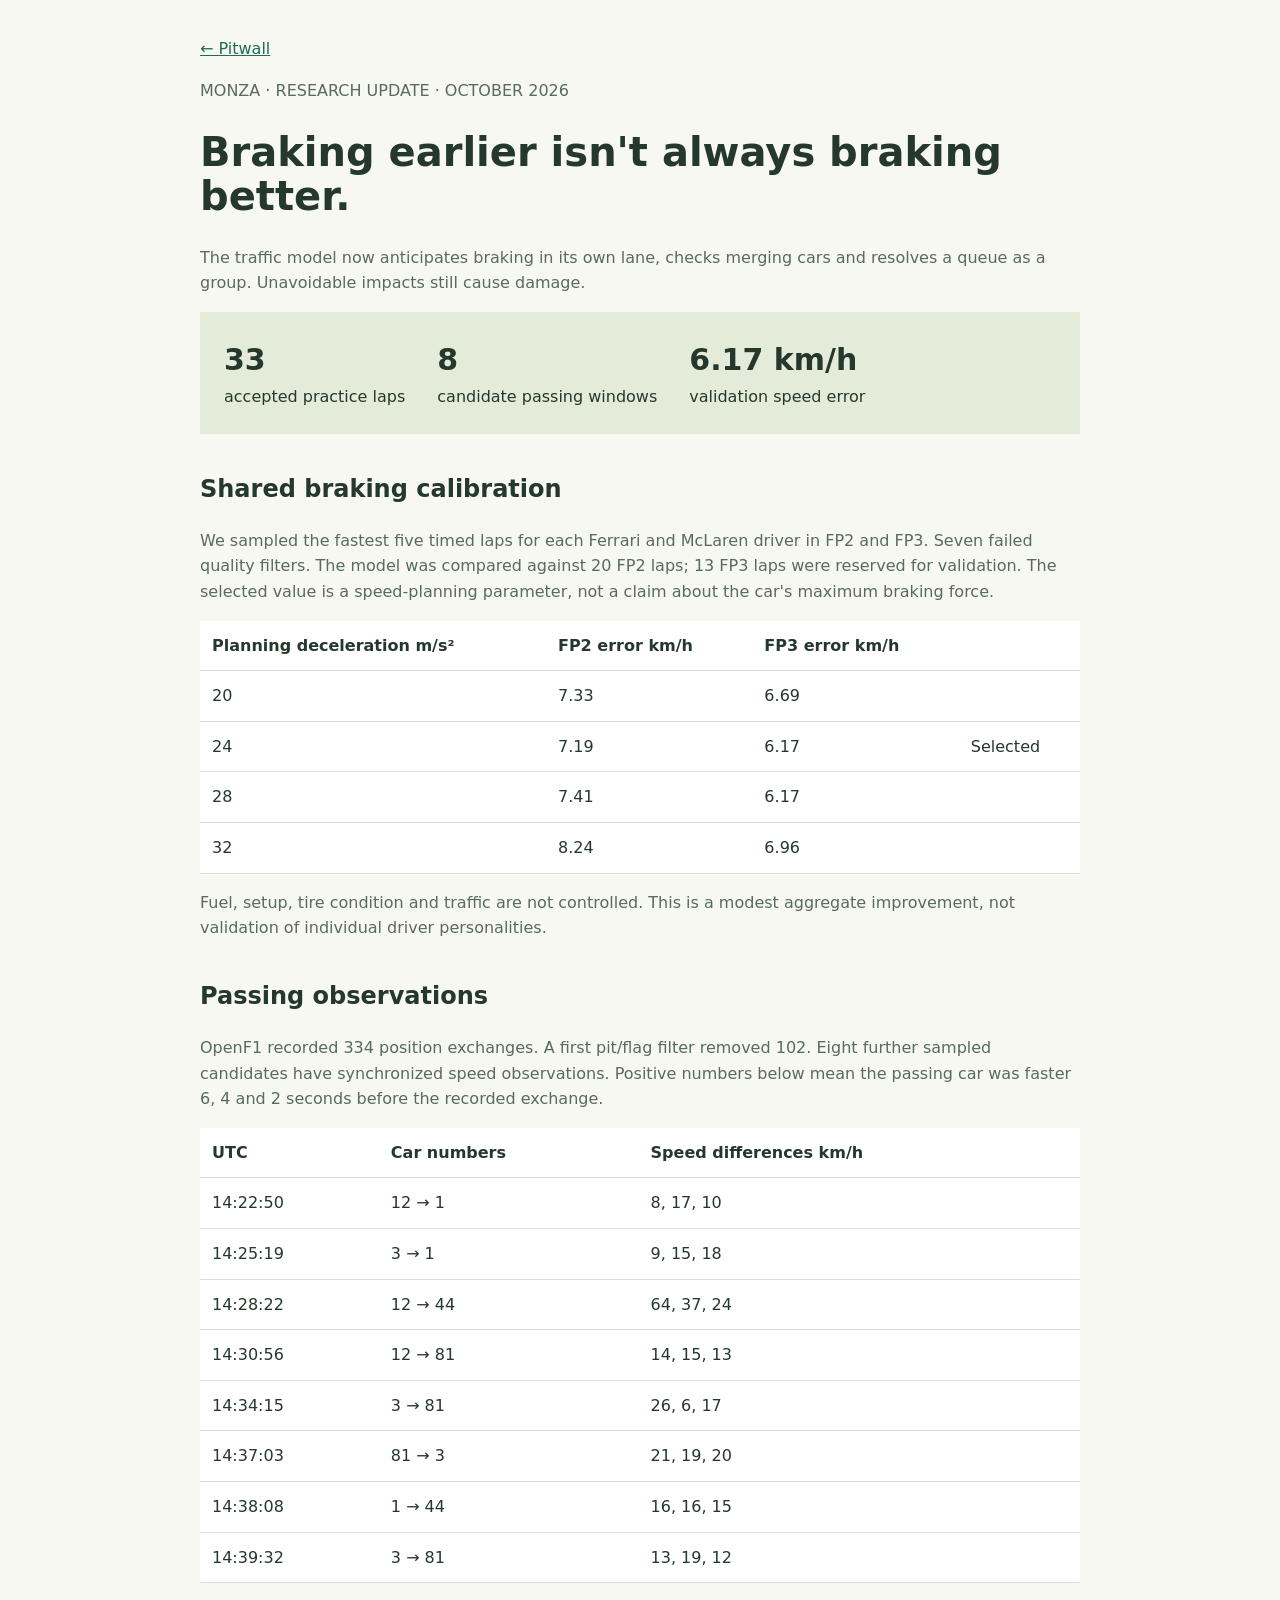
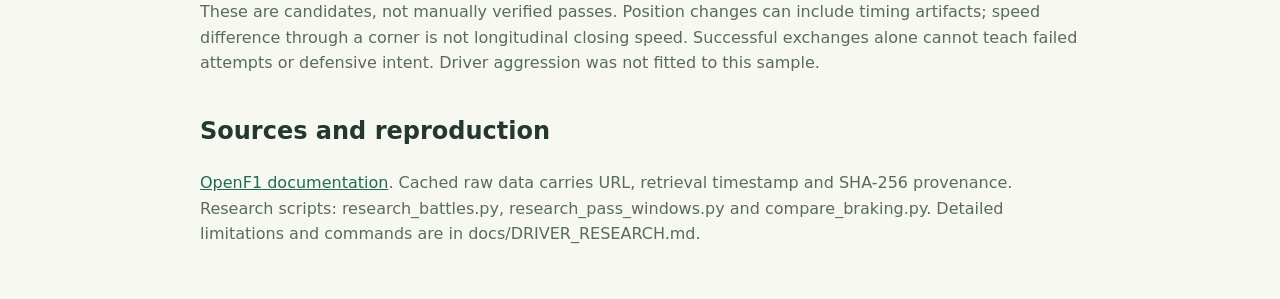
<file: racecraft-research.html>
<!doctype html><html lang="en"><meta charset="utf-8"><meta name="viewport" content="width=device-width,initial-scale=1"><title>Monza — braking and battle research</title><style>body{margin:0;background:#f7f8f2;color:#25382d;font:16px system-ui;line-height:1.6}main{max-width:880px;margin:auto;padding:36px 24px}h1{font-size:40px;line-height:1.1}h2{margin-top:36px}small,p{color:#586b5d}a{color:#216b54}table{border-collapse:collapse;width:100%;background:white}td,th{text-align:left;padding:12px;border-bottom:1px solid #d8e1d7}.stats{display:flex;gap:32px;flex-wrap:wrap;padding:24px;background:#e4ebd9}.stats b{font-size:30px;display:block}</style><main><a href="./">← Pitwall</a><p>MONZA · RESEARCH UPDATE · OCTOBER 2026</p><h1>Braking earlier isn't always braking better.</h1><p>The traffic model now anticipates braking in its own lane, checks merging cars and resolves a queue as a group. Unavoidable impacts still cause damage.</p><div class="stats"><div><b>33</b>accepted practice laps</div><div><b>8</b>candidate passing windows</div><div><b>6.17 km/h</b>validation speed error</div></div><h2>Shared braking calibration</h2><p>We sampled the fastest five timed laps for each Ferrari and McLaren driver in FP2 and FP3. Seven failed quality filters. The model was compared against 20 FP2 laps; 13 FP3 laps were reserved for validation. The selected value is a speed-planning parameter, not a claim about the car's maximum braking force.</p><table><tr><th>Planning deceleration m/s²</th><th>FP2 error km/h</th><th>FP3 error km/h</th><th></th></tr><tr><td>20</td><td>7.33</td><td>6.69</td><td></td></tr><tr><td>24</td><td>7.19</td><td>6.17</td><td>Selected</td></tr><tr><td>28</td><td>7.41</td><td>6.17</td><td></td></tr><tr><td>32</td><td>8.24</td><td>6.96</td><td></td></tr></table><p>Fuel, setup, tire condition and traffic are not controlled. This is a modest aggregate improvement, not validation of individual driver personalities.</p><h2>Passing observations</h2><p>OpenF1 recorded 334 position exchanges. A first pit/flag filter removed 102. Eight further sampled candidates have synchronized speed observations. Positive numbers below mean the passing car was faster 6, 4 and 2 seconds before the recorded exchange.</p><table><tr><th>UTC</th><th>Car numbers</th><th>Speed differences km/h</th></tr><tr><td>14:22:50</td><td>12 → 1</td><td>8, 17, 10</td></tr><tr><td>14:25:19</td><td>3 → 1</td><td>9, 15, 18</td></tr><tr><td>14:28:22</td><td>12 → 44</td><td>64, 37, 24</td></tr><tr><td>14:30:56</td><td>12 → 81</td><td>14, 15, 13</td></tr><tr><td>14:34:15</td><td>3 → 81</td><td>26, 6, 17</td></tr><tr><td>14:37:03</td><td>81 → 3</td><td>21, 19, 20</td></tr><tr><td>14:38:08</td><td>1 → 44</td><td>16, 16, 15</td></tr><tr><td>14:39:32</td><td>3 → 81</td><td>13, 19, 12</td></tr></table><p>These are candidates, not manually verified passes. Position changes can include timing artifacts; speed difference through a corner is not longitudinal closing speed. Successful exchanges alone cannot teach failed attempts or defensive intent. Driver aggression was not fitted to this sample.</p><h2>Sources and reproduction</h2><p><a href="https://openf1.org/docs/">OpenF1 documentation</a>. Cached raw data carries URL, retrieval timestamp and SHA-256 provenance. Research scripts: research_battles.py, research_pass_windows.py and compare_braking.py. Detailed limitations and commands are in docs/DRIVER_RESEARCH.md.</p></main></html>
</file>
<file: assets/index-BTOhd2A0.css>
:root{font-family:Inter,-apple-system,BlinkMacSystemFont,Segoe UI,sans-serif;color:#24332b;background:#f7f8f3;font-synthesis:none;font-weight:400;font-size:14px;--ink:#243b2f;--muted:#899287;--line:#e1e5dc;--green:#254c38;--lime:#dcf18d}*{box-sizing:border-box}body{margin:0}button,input,select{font:inherit}button{cursor:pointer;border:0;background:none;color:inherit;transition:background .15s,transform .15s}button:disabled{cursor:default;opacity:.45}button:hover:not(:disabled){filter:brightness(.97)}button:focus-visible,a:focus-visible,input:focus-visible,select:focus-visible{outline:3px solid #a1b97f;outline-offset:3px}a{color:inherit}h1,h2,h3,h4,p{margin:0}small{font-size:10px}button,input,select{-webkit-tap-highlight-color:transparent}.header{height:79px;border-bottom:1px solid var(--line);display:flex;align-items:center;justify-content:space-between;padding:0 4.3%;background:#fbfcf8}.brand{font-size:23px;letter-spacing:-1.3px;font-weight:850;display:flex;align-items:center;gap:12px;text-decoration:none}.brand-mark{color:#71894b;font-weight:950;font-style:italic;font-size:30px;letter-spacing:-7px;width:36px}.year{font-family:monospace;border-left:1px solid #d7ddd0;padding-left:13px;color:#85927f;font-size:13px;letter-spacing:1px;font-weight:400}.header-center,.header-right{font:10px monospace;letter-spacing:1.6px;color:#879180}.header-right{display:flex;align-items:center;gap:9px}.status-dot{display:inline-block;width:6px;height:6px;border-radius:50%;background:#718d51;margin-right:6px;vertical-align:middle}.icon-button{border:1px solid #d4dacd;border-radius:50%;height:22px;width:22px;font-family:serif;font-weight:700;margin-left:18px}.setup-shell{max-width:1390px;margin:auto;padding:49px 58px 0}.eyebrow{font:10px monospace;letter-spacing:1.4px;color:#6e806b;display:flex;align-items:center;gap:9px}.eyebrow>span:not(.italian-flag){width:16px;height:1px;background:#788e62}.intro h1{font-size:57px;line-height:1.08;letter-spacing:-2.8px;margin:20px 0 16px;font-weight:650}.intro em{font-style:normal;color:#849476}.intro p{color:#838c80;font-size:14px;line-height:1.75}.intro{position:relative;margin-bottom:34px}.setup-layout{display:grid;grid-template-columns:minmax(0,1.6fr) minmax(300px,1fr);gap:35px}.setup-panel{align-self:start}.steps{display:flex;border-bottom:1px solid #dce2d4;margin-bottom:29px;gap:27px}.steps button{display:flex;gap:9px;align-items:center;font-size:12px;color:#9ba294;padding:0 0 15px;position:relative}.steps b{font:10px monospace}.steps .active{color:#335236;font-weight:650}.steps .active:after{content:"";height:2px;background:#536f41;position:absolute;bottom:-1px;width:100%}.section-heading{display:flex;justify-content:space-between;align-items:center;margin-bottom:10px}.section-heading h2{font-size:21px;font-weight:600;letter-spacing:-.6px}.section-heading>span{font:10px monospace;color:#98a18f}.muted{color:#858e81;line-height:1.7;font-size:12px}.team-options{display:grid;grid-template-columns:1fr 1fr;gap:16px;margin-top:24px}.team-card{border:1px solid #dde2d7;background:#fdfefa;border-radius:5px;padding:18px;text-align:left;overflow:hidden;position:relative}.team-card.chosen{border:1px solid #738860;box-shadow:0 0 0 1px #738860;background:#f2f5ea}.team-top{display:flex;justify-content:space-between;align-items:center}.team-top .eyebrow{font-size:8px;letter-spacing:.7px}.radio-circle{border:1px solid #b4c0a9;border-radius:50%;display:grid;place-items:center;width:16px;height:16px;flex-shrink:0;color:#64804e;font-size:11px}.team-card h3{font-size:21px;font-weight:650;letter-spacing:-.6px;margin-top:11px}.car-art{display:block;width:100%;height:119px;margin:3px 0}.driver-pair{border-top:1px solid #e0e5d7;padding-top:17px;display:flex;gap:16px;justify-content:space-between}.driver-pair>div{display:flex;gap:9px;align-items:center}.driver-pair b{font-size:22px;color:#a1ae95;font-weight:400;font-family:monospace;letter-spacing:-2px}.driver-pair span{font-size:9px;color:#8a9284;line-height:1.6}.driver-pair strong{display:block;font-size:12px;color:#344832;font-weight:600}.setup-footer{border-top:1px solid #dfe5d7;margin-top:25px;padding-top:21px;display:flex;align-items:center;justify-content:space-between;gap:10px}.setup-footer>span{font:8px monospace;letter-spacing:.4px;color:#8c9981}.primary{background:#2a4835;color:#f7faee;display:flex;align-items:center;justify-content:space-between;gap:43px;padding:14px 21px;border-radius:3px;font-size:12px;font-weight:500}.primary span{font-size:19px;font-weight:300}.resume-link{font-size:11px;padding:17px 0;color:#65804e}.circuit-preview{border:1px solid #dce3d4;border-radius:5px;overflow:hidden;background:#f0f3e9;margin-top:-220px;align-self:stretch;display:flex;flex-direction:column}.preview-heading{padding:26px 27px 0}.preview-heading h2{font-size:34px;font-weight:550;letter-spacing:-1.4px;margin:9px 0;display:flex;justify-content:space-between;align-items:center}.preview-heading p{font-size:11px;color:#8d9884}.italian-flag{display:flex;gap:0;height:12px;width:23px}.italian-flag i{flex:1;background:#68916b}.italian-flag i:nth-child(2){background:#fff}.italian-flag i:nth-child(3){background:#d98878}.map{position:relative;min-height:260px;flex:1}.map canvas{width:100%;height:100%;position:absolute;top:0;right:0;bottom:0;left:0;touch-action:none;cursor:grab}.map canvas:active{cursor:grabbing}.circuit-preview .map{margin-top:12px;min-height:342px}.map-controls{position:absolute;right:13px;bottom:14px;display:flex;background:#ffffffdf;border:1px solid #d8e0d1;border-radius:3px;overflow:hidden}.map-controls button{padding:5px 9px;border-right:1px solid #e1e5db;font-size:12px}.map-controls button:last-child{border:0;font-size:9px}.map-caption{position:absolute;top:14px;left:15px;font:8px monospace;letter-spacing:.8px;display:flex;align-items:center;gap:6px;color:#687e61}.map-caption>span:last-child{color:#96a28e;margin-left:9px}.live-dot{display:inline-block;width:5px;height:5px;background:#719054;border-radius:50%;box-shadow:0 0 0 3px #8ca9671c}.circuit-stats{border-top:1px solid #dce2d3;margin:0 24px;display:flex;justify-content:space-between;padding:23px 0}.circuit-stats>div{display:flex;flex-direction:column;gap:7px}.circuit-stats strong{font-size:22px;font-weight:500;letter-spacing:-.6px}.circuit-stats strong span{font-size:12px}.circuit-stats>div>span{font:8px monospace;color:#849079;letter-spacing:.5px}.preview-note{background:#e6ebdc;padding:12px 24px;display:flex;justify-content:space-between;color:#7d8d6e;font:9px monospace;letter-spacing:1px}.setup-bottom{border-top:1px solid #e0e5d9;margin-top:45px;padding:21px 0;display:flex;justify-content:space-between;color:#9aa58e;font:8px monospace;letter-spacing:1px}.mode-card{display:flex;gap:18px;align-items:center;background:#fff;border:1px solid #e0e4d9;border-radius:4px;padding:22px;margin-top:18px;text-align:left;width:100%}.mode-card.chosen{border-color:#708457;background:#eff3e7}.mode-symbol{font-size:34px;color:#71875d;width:32px;flex-shrink:0}.mode-card h3{font-size:16px;font-weight:550;margin-bottom:9px}.mode-card p{font-size:11px;line-height:1.6;color:#86927b}.mode-card .radio-circle{margin-left:auto}.small{font-size:10px;line-height:1.6;margin-top:14px}.initial-strategies{display:flex;flex-direction:column;gap:17px;margin:20px 0}.initial-strategies>div{padding:14px 17px;background:#eff3e8;border:1px solid #dfe5d6;border-radius:4px}.initial-strategies h3{font-size:15px;margin-bottom:10px}.initial-strategies h3 span{font-size:10px;font-weight:400;color:#88927e;margin-left:12px}.form-row{display:flex;gap:14px}.form-row label{flex:1;min-width:0}.form-row label,.team-order label{font-size:10px;color:#7e8c73;line-height:1.7}input,select{background:#fff;border:1px solid #d9e0d0;border-radius:3px;color:#364a2e;padding:9px 8px;width:100%;display:block;margin-top:4px;min-width:0;font-size:11px}input[type=checkbox]{width:15px;height:15px;accent-color:#68844e;margin:0}.notice{position:fixed;top:86px;left:50%;transform:translate(-50%);background:#294932;color:#fff;padding:13px 18px;z-index:100;box-shadow:0 6px 22px #2037212b;display:flex;align-items:center;gap:30px;font-size:12px;border-radius:4px}.notice button{color:#fff;font-size:18px}.race-shell{padding:30px 35px;max-width:1720px;margin:auto}.race-heading{display:flex;justify-content:space-between;align-items:center;margin-bottom:25px;gap:20px}.race-heading h1{font-size:35px;font-weight:550;letter-spacing:-1px;margin-top:7px;display:flex;align-items:center;gap:15px}.race-heading h1>span{font:8px monospace;letter-spacing:.8px;background:#e7eddb;color:#78905d;padding:5px 8px;border-radius:2px}.race-stats{display:flex;gap:29px;align-items:center}.race-stats>div{display:flex;flex-direction:column;gap:6px}.race-stats small{font:8px monospace;letter-spacing:1px;color:#86937a}.race-stats strong{font:19px monospace;color:#364c2d}.race-stats strong span{font-size:11px;color:#96a18b}.outline{font-size:10px;border:1px solid #d3ddc8;padding:9px 12px;border-radius:3px;background:#fafff5}.playback{display:flex;align-items:center;gap:15px;background:#223b2c;color:#dce6d2;padding:11px 18px;border-radius:4px;margin-bottom:20px;min-height:59px}.playback-title{display:flex;gap:9px;align-items:center;font:9px monospace;letter-spacing:.8px;margin-right:8px}.play-toggle{width:32px;height:30px;background:#405839;color:#ecf5dc;border-radius:3px;font-size:17px}.speed-buttons{display:flex;gap:4px}.speed-buttons button{border-radius:3px;font:12px monospace;width:39px;height:30px;color:#bdcbb0}.speed-buttons button.active{background:#daed9a;color:#2d432a;font-weight:700}.achieved{font:10px monospace;color:#aaba9c;margin-left:6px}.achieved small{display:block;font:7px monospace;color:#7b906d;margin-top:4px;letter-spacing:.5px}.view-switch{display:flex;margin-left:auto;border-left:1px solid #4b5f41;padding-left:18px;gap:3px}.view-switch button{font-size:10px;padding:7px 10px;color:#9fb190}.view-switch .active{background:#3a5334;color:#f3f8e6;border-radius:3px}.race-grid{display:grid;grid-template-columns:265px minmax(270px,1fr) 318px;gap:17px;align-items:start}.panel{background:#fcfdf8;border:1px solid #dfe5d7;border-radius:4px;overflow:hidden}.panel-title{height:52px;padding:0 18px;display:flex;align-items:center;justify-content:space-between;border-bottom:1px solid #e2e8da;gap:8px}.panel-title h2{font-size:12px;font-weight:600}.panel-title>span{font:7px monospace;letter-spacing:.5px;color:#92a083}.timing-labels{padding:14px 18px;display:flex;justify-content:space-between;font:7px monospace;color:#99a48d;letter-spacing:.8px}.timing-row{width:100%;display:flex;align-items:center;gap:10px;text-align:left;padding:17px 13px;border-top:1px solid #e8ecdf;background:#fafbf7}.timing-row.selected{background:#eaf0e0}.timing-row.your-car .driver-code b{color:#3e5d30}.position{font:13px monospace;color:#859775;width:9px}.team-stripe{height:26px;width:3px;border-radius:3px}.driver-code{display:flex;flex-direction:column;gap:6px}.driver-code b{font-size:15px;letter-spacing:.5px}.driver-code small{font-size:8px;color:#8d9b81}.timing-gap{margin-left:auto;font:10px monospace;display:flex;flex-direction:column;gap:6px;text-align:right;color:#596d48}.timing-gap small{font:8px monospace;color:#9ba58e}.tire{display:inline-flex;border-radius:50%;width:19px;height:19px;border:1.5px solid;align-items:center;justify-content:center;font:700 9px monospace;background:#f8faf4;flex-shrink:0}.tire.S{color:#d26556}.tire.M{color:#b69638}.tire.H{color:#8c9a82}.timing-footer{padding:22px 18px;border-top:1px solid #e4eadc}.timing-footer>span{font:8px monospace;letter-spacing:.6px;color:#799063}.timing-footer p{font-size:9px;line-height:1.8;color:#9aa68e;margin-top:10px}.alert-settings{padding:10px 18px 16px}.alert-settings label{display:flex;justify-content:space-between;gap:10px;margin:13px 0;font-size:10px;color:#7f9072}.track-panel{display:flex;flex-direction:column;align-self:stretch}.map.large{min-height:530px}.track-bottom{height:36px;border-top:1px solid #dfe7d6;display:flex;justify-content:space-between;align-items:center;padding:0 15px;color:#9aa88c;font:7px monospace;letter-spacing:.6px}.driver-tabs{display:flex;border-bottom:1px solid #e1e7d8}.driver-tabs button{width:50%;padding:15px 18px;display:flex;justify-content:space-between;color:#8c9b7e;font-size:11px;position:relative}.driver-tabs .active{background:#eff4e6;color:#455f36;font-weight:650}.driver-tabs .active:after{position:absolute;height:2px;left:18px;right:18px;bottom:0;content:"";background:#7e9563}.driver-tabs span{font:10px monospace;color:#9daa90}.driver-panel{padding:16px 18px}.driver-heading{display:flex;justify-content:space-between;align-items:center;margin-bottom:17px}.driver-heading small{font-size:10px;color:#8b9a7c}.driver-heading h3{font-size:22px;font-weight:550;letter-spacing:-.5px;margin-top:2px}.driver-heading>span{font:35px monospace;opacity:.75;font-style:italic;letter-spacing:-3px}.telemetry{display:grid;grid-template-columns:1fr 1fr;gap:18px}.telemetry>div>span{display:flex;align-items:center;gap:5px;color:#8b9b7c;font:8px monospace;height:20px}.telemetry strong{font:25px monospace;display:block;margin-top:3px;color:#405b32}.telemetry strong small{font-size:12px;color:#879779}.telemetry>div>small{font:7px monospace;color:#93a086;display:block;margin-top:6px}.meter{height:4px;background:#e4eadb;margin-top:7px;border-radius:2px;overflow:hidden}.meter i{height:100%;display:block;background:#b2c377;transition:width .15s}.fuel-line{display:flex;align-items:center;gap:8px;border-block:1px solid #e2e8d9;padding:13px 0;margin:17px 0;font-size:9px;color:#92a080}.fuel-line b{color:#647e4c;font:11px monospace}.fuel-line small{margin-left:auto;font:8px monospace;color:#a0aa94}.fuel-line .negative{color:#d27752}.control-group{margin-bottom:15px}.control-group>label{font:8px monospace;color:#8d9c7d;letter-spacing:.5px;display:block;margin-bottom:8px}.segmented{display:flex;border:1px solid #dae3ce;border-radius:3px;background:#f5f8ef;padding:3px;gap:2px}.segmented button{flex:1;padding:7px 0;font-size:9px;text-transform:capitalize;color:#8a9b79;border-radius:2px}.segmented .active{background:#dfe8cc;color:#4e673b;font-weight:600}.pit-plan{border-top:1px solid #e0e7d7;padding-top:17px;margin-top:17px}.pit-plan h4{font-size:11px;font-weight:600}.pit-plan .section-heading>span{font-size:7px;color:#9cac8c}.compound-buttons{display:flex;gap:6px;margin:12px 0}.compound-buttons button{display:flex;gap:5px;align-items:center;justify-content:center;flex:1;border:1px solid #e0e6d7;padding:7px 2px;font-size:9px;color:#8c9c7b;border-radius:3px}.compound-buttons .active{background:#edf2e3;border-color:#a9bb95;color:#60794b}.pit-window{display:flex;gap:10px;align-items:end;margin:12px 0}.pit-window label{font-size:9px;color:#91a07f;display:flex;align-items:center;gap:10px}.pit-window input{width:49px;padding:7px;margin:0}.pit-window button{margin-left:auto;white-space:nowrap}.box-button{display:flex;align-items:center;justify-content:space-between;width:100%;background:#2b4a34;color:#f0f6e4;font:10px monospace;letter-spacing:1px;padding:12px 14px;border-radius:3px}.box-button span{font-size:18px}.box-button.requested{background:#a47138}.pit-plan>small{font-size:8px;line-height:1.5;color:#a2ad95;display:block;margin:7px 0}.team-order{margin-top:15px}.team-order label{font:8px monospace;letter-spacing:.4px}.team-order select{margin-top:7px;font-size:10px}.event-log{margin-top:18px}.event-scroll{max-height:185px;overflow:auto}.event{display:flex;align-items:center;gap:16px;border-bottom:1px solid #e9eede;padding:11px 18px}.event time{font:9px monospace;color:#8f9d7f}.event>span{font:7px monospace;letter-spacing:.5px;color:#899b75;background:#eff3e6;padding:4px 6px;width:61px;text-align:center}.event p{font-size:10px;color:#677f50}.event.alert>span{background:#f2e9d6;color:#b39356}.alert-banner{display:flex;align-items:center;gap:18px;border:1px solid #d7c693;background:#f7f0df;padding:12px 17px;font-size:12px;color:#8c7746;margin-bottom:18px;border-radius:3px}.alert-banner b{font:9px monospace;letter-spacing:.8px}.alert-banner button{margin-left:auto;font-size:10px;font-weight:600}.analysis>h2{font-size:28px;font-weight:500;letter-spacing:-1px;margin:28px 26px 9px}.analysis>.muted{margin:0 26px}.results-table{overflow:auto;padding:20px 26px}table{border-collapse:collapse;width:100%;text-align:left}th{font:8px monospace;color:#93a17f;padding:12px;border-bottom:1px solid #d9e3cc}td{font:12px monospace;padding:17px 12px;color:#526c3f;border-bottom:1px solid #e7ecde}td small{font:7px monospace;color:#a1af90;margin-left:9px}.stint-charts{display:grid;grid-template-columns:1fr 1fr;gap:25px;padding:0 26px 30px}.stint-chart{border:1px solid #e2e8d6;padding:17px;border-radius:3px}.stint-chart h3{font-size:13px;display:flex;justify-content:space-between}.stint-chart h3 span{font:8px monospace;color:#9ba98a}.lap-bars{display:flex;align-items:end;height:110px;gap:2px;border-bottom:1px solid #d7e0cb;margin-top:15px}.lap-bars>div{flex:1;max-width:12px;min-width:2px}.chart-axis{display:flex;justify-content:space-between;font:7px monospace;color:#a3b18f;margin-top:7px}.modal-backdrop{position:fixed;top:0;right:0;bottom:0;left:0;background:#15271980;z-index:200;display:grid;place-items:center;padding:22px;-webkit-backdrop-filter:blur(5px);backdrop-filter:blur(5px)}.modal{max-width:510px;background:#f8faf2;border:1px solid #d6dfc9;padding:38px;border-radius:7px;position:relative;box-shadow:0 18px 80px #15271940}.modal-close{position:absolute;top:13px;right:15px;font-size:23px;color:#8b9c78}.modal h2{font-size:29px;letter-spacing:-1px;font-weight:500;line-height:1.2;margin:16px 0 20px}.modal p{font-size:12px;color:#7d8e6b;line-height:1.8;margin-bottom:15px}.modal .primary{margin-top:22px}@media(min-width:1500px){.map.large{min-height:655px}}@media(max-width:1150px){.race-grid{grid-template-columns:220px minmax(260px,1fr) 280px;gap:12px}.race-shell{padding:25px 20px}.race-stats{gap:17px}.race-stats .outline{padding:8px}.setup-shell{padding:35px 30px 0}.setup-layout{gap:24px}.team-card{padding:13px}.driver-pair{gap:7px}.driver-pair b{font-size:19px}.driver-pair strong{font-size:10px}.playback-title{display:none}.timing-row{gap:7px;padding:15px 10px}.driver-panel{padding:14px}.panel-title{padding:0 13px}}@media(max-width:950px){.header-center{display:none}.intro h1{font-size:47px}.setup-layout{grid-template-columns:1.4fr 1fr}.team-options{grid-template-columns:1fr}.car-art{height:85px}.circuit-preview{margin-top:-180px}.driver-pair{justify-content:flex-start;gap:30px}.race-grid{grid-template-columns:230px 1fr}.strategy{grid-column:1/-1}.driver-panel{display:grid;grid-template-columns:1fr 1fr 1fr;gap:15px}.driver-heading,.fuel-line,.control-group,.pit-plan,.team-order{margin:0}.pit-plan{grid-column:3;grid-row:1/4;border:0;padding:0}.driver-tabs{max-width:400px}.team-order{grid-column:1/3}.race-heading{align-items:start}.race-stats{flex-wrap:wrap;justify-content:end;max-width:470px;gap:15px}.race-stats strong{font-size:16px}.map.large{min-height:450px}.setup-footer{flex-wrap:wrap}.setup-footer .primary{margin-left:auto}.setup-bottom{font-size:7px}.achieved{font-size:8px}.achieved small{display:none}}@media(max-width:650px){.header{padding:0 20px;height:65px}.header-right{font-size:8px;letter-spacing:.5px}.brand{font-size:19px;gap:8px}.year{font-size:10px}.setup-shell{padding:28px 20px 0}.intro h1{font-size:43px}.intro p{font-size:12px}.setup-layout{display:flex;flex-direction:column}.circuit-preview{margin-top:0;order:2}.circuit-preview .map{min-height:330px}.team-options{grid-template-columns:1fr 1fr;gap:11px}.team-top .eyebrow{font-size:6px;letter-spacing:0}.team-card h3{font-size:17px}.car-art{height:80px}.driver-pair{gap:9px;flex-direction:column}.driver-pair b{font-size:19px}.steps{gap:22px}.steps button{font-size:10px}.setup-bottom{flex-wrap:wrap;gap:14px;line-height:1.5}.race-shell{padding:22px 12px}.race-heading{flex-direction:column;gap:17px}.race-stats{max-width:none;width:100%;justify-content:space-between;gap:10px}.race-stats .outline{font-size:8px}.race-stats>div:last-of-type{display:none}.playback{gap:5px;padding:9px 8px;flex-wrap:wrap}.speed-buttons{gap:0}.speed-buttons button{width:32px;font-size:10px}.view-switch{padding-left:7px}.view-switch button{padding:6px;font-size:9px}.race-grid{display:flex;flex-direction:column}.timing,.track-panel,.strategy{width:100%}.track-panel{order:0}.timing{order:1}.strategy{order:2}.map.large{min-height:400px}.timing-footer{display:none}.timing-row{padding:12px 18px}.alert-settings{display:flex;gap:12px;justify-content:space-between}.alert-settings label{font-size:9px;gap:7px}.driver-panel{display:block;padding:20px}.driver-heading,.fuel-line,.control-group,.pit-plan,.team-order{margin-bottom:18px}.pit-plan{border-top:1px solid #e0e7d7;padding-top:18px}.telemetry{margin-bottom:15px}.stint-charts{grid-template-columns:1fr}.analysis>h2{font-size:24px}.event{padding:10px;gap:8px}.event p{font-size:9px}.event time{font-size:8px}.event>span{width:52px;font-size:6px}.alert-banner{gap:10px;font-size:10px}.alert-banner b{display:none}.form-row{gap:8px}.modal{padding:28px}.modal h2{font-size:26px}}.playback{position:sticky;top:0;z-index:20;box-shadow:0 3px 10px #243b2f0a}.circuit-widget{display:flex;flex-direction:column;min-width:0;flex:1;background:#fcfdfd}.circuit-widget .map{min-height:260px;flex:1;margin:0}.circuit-preview .circuit-widget{justify-content:center;min-height:360px;margin-top:16px}.circuit-preview .circuit-widget .map{min-height:300px;margin:0}.circuit-widget.large .map{min-height:315px;flex:1}.circuit-legend{display:flex;align-items:center;gap:15px;padding:15px 17px 5px;font:9px monospace;color:#72828c}.circuit-legend>span{display:flex;align-items:center;gap:5px}.circuit-legend i{width:12px;height:3px;border-radius:2px}.circuit-legend .sm-key{color:#d87b6a;font-size:8px;margin-left:auto}.circuit-legend .fps-counter{font-size:8px;color:#789666;border:1px solid #dbe7d8;background:#f0f7ea;padding:4px 6px;border-radius:3px;white-space:nowrap}.battle-camera{border-top:1px solid #e0e5e5;position:relative;background:#eef3ed}.battle-toolbar{display:flex;align-items:center;gap:12px;padding:11px 13px;background:#253943;color:#cbd9db}.battle-toolbar>span{font:8px monospace;letter-spacing:1px;white-space:nowrap}.battle-toolbar label{display:flex;align-items:center;gap:8px;font:8px monospace;margin-left:auto}.battle-toolbar select{margin:0;width:126px;background:#344c55;color:#e1e9ea;border-color:#506871;padding:5px 7px;font-size:9px}.battle-toolbar>div{display:flex;gap:4px}.battle-toolbar button{font-size:14px;background:#38515a;width:23px;height:23px;border-radius:3px}.battle-camera canvas{display:block;width:100%;height:255px}.battle-footnote{padding:10px 13px;font:8px monospace;display:flex;justify-content:space-between;color:#869988;background:#edf3e8}.battle-footnote span{font-size:7px;color:#9ba897}.aero-status{display:flex;align-items:center;justify-content:space-between;gap:8px;margin:13px 0;padding:10px;border:1px solid #dfe5e3;background:#eef2ef;border-radius:3px}.aero-status>span{font:8px monospace;color:#85988b}.aero-status small{display:inline-block;background:#d8e4db;color:#7b967e;padding:3px;font-size:7px;margin-left:3px}.aero-status b{font:8px monospace;color:#7f9186}.aero-status.engaged{background:#e0f6ec;border-color:#93d8bd}.aero-status.engaged b{color:#1a956e}.damage-panel{border-bottom:1px solid #e1e8db;margin-bottom:14px;padding-bottom:14px}.damage-panel h4{font-size:10px;font-weight:550}.damage-panel .section-heading>span{font-size:7px}.damage-components{display:grid;grid-template-columns:repeat(3,1fr);gap:10px}.damage-components>div{font-size:8px;color:#97a38e;display:flex;flex-wrap:wrap;gap:5px;justify-content:space-between}.damage-components b{color:#759062;font:9px monospace}.damage-components i{display:block;width:100%;height:3px;background:#e4eadd;border-radius:2px;overflow:hidden}.damage-components em{height:100%;background:#91aa79;display:block}.damage-components .damaged b{color:#c87947}.damage-components .damaged em{background:#d69b62}.damage-warning{font-size:10px;color:#c2764b;line-height:1.5;margin-top:10px}.repair-option{display:flex;align-items:center;gap:8px;font-size:9px;color:#8d9a80;line-height:1.5;margin:12px 0}.repair-option span{flex:1}.repair-option b{color:#a18b64;font:9px monospace;float:right}.damage-toggle{display:flex;gap:10px;align-items:start;margin-top:18px;background:#f0f4ea;padding:12px;border:1px solid #dfe6d8;border-radius:3px;font-size:11px;color:#697e58}.damage-toggle input{flex-shrink:0;margin-top:2px}.damage-toggle small{display:block;font-size:9px;color:#98a38b;margin-top:4px;line-height:1.5}.event.contact>span{background:#f6dfd4;color:#b96640}.event.repair>span{background:#e0f2e6;color:#5c8c6b}.event.contact p{color:#a17352}.team-card .car-art{height:88px}.team-top .eyebrow{font-size:7px}.team-card h3{font-size:19px}@media(min-width:1151px){.race-grid{grid-template-columns:235px minmax(320px,1fr) 300px}.timing-row{padding:15px 11px;gap:7px}.track-panel{align-self:start}.circuit-widget.large .map{min-height:350px}.circuit-preview{max-height:650px}}@media(min-width:1500px){.circuit-widget.large .map{min-height:440px}.battle-camera canvas{height:300px}}@media(max-width:950px){.strategy .driver-panel{display:block}.circuit-widget.large .map{min-height:320px}.circuit-legend{gap:9px}.circuit-legend .sm-key{font-size:7px}.battle-camera canvas{height:240px}}@media(max-width:650px){.circuit-widget.large .map{min-height:230px}.circuit-legend{padding:12px 10px 2px;gap:7px;font-size:8px}.circuit-legend .sm-key{font-size:6px}.battle-toolbar{padding:9px 10px;gap:7px}.battle-toolbar>span{font-size:7px;letter-spacing:.4px}.battle-toolbar label{font-size:7px;gap:4px}.battle-toolbar select{width:101px;font-size:8px}.battle-camera canvas{height:210px}.battle-footnote{font-size:7px}.battle-footnote span{display:none}.alert-settings{flex-wrap:wrap;gap:0 12px}.alert-settings label{width:45%;margin:9px 0}.circuit-preview .circuit-widget,.circuit-preview .circuit-widget .map{min-height:220px}.team-card h3{font-size:16px}.team-card .car-art{height:75px}.team-top .eyebrow{font-size:6px}}.overtake-note{font-size:10px;line-height:1.5;color:#65736b;margin:6px 0 12px}.car-art svg{width:100%;height:100%;display:block}.team-card .car-art{height:112px;max-height:none}.driver-response{padding:12px;background:#e6eddc;border-left:3px solid #768d53;margin:12px 0;display:grid;gap:5px}.driver-response b{font-size:12px}.driver-response span{font:11px monospace}.driver-response small{font-size:9px;color:#64775a}.follow-telemetry{padding:16px;background:#f5f8ef;border-top:1px solid #dce5d1;color:#304b39}.follow-telemetry header{display:flex;flex-wrap:wrap;align-items:center;gap:12px;font:10px ui-monospace,monospace}.follow-telemetry header small{margin-left:auto;color:#748368}.follow-telemetry header strong{padding:5px 7px;background:#e3ebd9;border-radius:3px}.follow-values{display:grid;grid-template-columns:repeat(4,minmax(0,1fr));gap:16px 10px;margin:18px 0}.follow-values div{display:flex;flex-direction:column;gap:6px}.follow-values span{font-size:10px;color:#6f8065}.follow-values b{font:600 19px ui-monospace,monospace}.follow-values small{font-size:10px;font-weight:400}.follow-telemetry .braking{color:#b54835}.follow-telemetry p{font-size:10px;line-height:1.7;margin:8px 0}.follow-telemetry summary{font-size:11px;cursor:pointer;margin-top:12px}.follow-telemetry details p{color:#65775e}@media(max-width:650px){.follow-values{grid-template-columns:repeat(2,minmax(0,1fr))}}.world-view{background:#edf2e5}.world-toolbar{display:flex;align-items:center;gap:12px;padding:12px 15px;background:#263c34;color:#f0f5e9;flex-wrap:wrap}.world-toolbar>div{display:flex;align-items:center;gap:8px}.world-toolbar b{font:700 11px monospace;letter-spacing:1px}.world-toolbar small{font:9px monospace;opacity:.7}.world-toolbar label{display:flex;align-items:center;gap:8px;font:10px monospace;margin-left:auto}.world-toolbar select{background:#3b5148;color:#fff;border:1px solid #738176;border-radius:3px;padding:6px;font-size:11px}.world-toolbar button{font-size:10px;color:#edf3e5;border:1px solid #6d7c70;border-radius:3px;padding:6px}.camera-tabs{display:flex;gap:7px;padding:9px 13px;background:#dfe8d4;flex-wrap:wrap}.camera-tabs button{font-size:11px;text-transform:capitalize;padding:7px 11px;border-radius:3px}.camera-tabs button.active{background:#2a4438;color:#fff}.world-canvas{height:450px;min-height:330px;position:relative;overflow:hidden}.world-canvas canvas{display:block;width:100%;height:100%}.world-canvas.hidden{display:none}.world-caption{display:flex;justify-content:space-between;background:#2c4439;color:#dae9cd;padding:9px 14px;font:9px monospace}.metric-minimap{height:190px;width:100%;display:block}.mini-disclosure{padding:12px 15px;font-size:11px}.mini-disclosure summary{cursor:pointer}.mini-disclosure p{font-size:10px;line-height:1.6;color:#6b795f}.mini-disclosure a{text-decoration:underline}.world-view.expanded{position:fixed;top:12px;right:12px;bottom:12px;left:12px;z-index:180;overflow:auto;box-shadow:0 0 0 100vw #15271ee8;border-radius:6px}.world-view.expanded .world-canvas{height:65vh}.world-view.expanded .follow-values{grid-template-columns:repeat(8,1fr)}.scene-message,.legacy-note{padding:14px;font-size:12px;color:#667956}.world-canvas:empty{height:0;min-height:0}@media(max-width:650px){.world-canvas{height:360px}.world-view.expanded{top:4px;right:4px;bottom:4px;left:4px}.world-view.expanded .follow-values{grid-template-columns:repeat(2,1fr)}}.strategy-lab,.telemetry-comparison,.recording-controls{margin:20px 0;padding:24px;background:#f8faf3;border:1px solid #dde6d3;border-radius:5px}.strategy-lab h2,.telemetry-comparison h2,.recording-controls h2{font-size:22px;font-weight:500;letter-spacing:-.5px}.strategy-lab p,.telemetry-comparison p,.recording-controls p{font-size:12px;line-height:1.7;color:#6a7e5e;margin:12px 0}.lab-controls,.lab-actions{display:flex;flex-wrap:wrap;gap:15px;margin:18px 0}.lab-controls label,.lab-plans label{display:flex;flex-direction:column;gap:8px;font-size:11px;color:#6a7e5e}.lab-controls select,.lab-controls input,.lab-plans input,.lab-plans select,.lab-ranges input{padding:9px;background:#fff;border:1px solid #ccd8bf;border-radius:3px;max-width:300px;font:12px monospace;color:#35513c}.lab-plans{display:grid;grid-template-columns:repeat(auto-fit,minmax(140px,1fr));gap:15px;margin:16px 0}.lab-plans>div{padding:15px;background:#eef3e5;border:1px solid #dde5d1;display:flex;flex-direction:column;gap:12px}.lab-plans b{font-size:12px}.lab-warning{border-left:3px solid #b39d5e;padding:10px 15px;background:#f3f0df}.strategy-lab details{margin-top:18px;font-size:12px}.strategy-lab summary{cursor:pointer}.lab-ranges{display:flex;gap:20px;flex-wrap:wrap;margin:15px 0}.lab-ranges label{display:flex;align-items:center;gap:8px;font-size:11px}.lab-ranges input{width:85px}.telemetry-comparison svg{width:100%;background:#edf3e6;border-radius:3px}.telemetry-comparison svg text{font:12px monospace;fill:#718569}.telemetry-comparison .ref-key{color:#87967a}.telemetry-comparison .sim-key{color:#bf653e}.recording-controls button{margin:0 10px 10px 0}.recording-controls span{font:10px monospace;color:#829574}.dynamics-readout{display:flex;flex-wrap:wrap;gap:14px;font:10px monospace;color:#738366;margin-top:12px}.dynamics-readout b{color:#354f3b}.world-source{margin:0;padding:7px 14px;font:9px monospace;color:#7a8970;background:#edf2e5}.world-source a{text-decoration:underline}.orbit-tools{display:flex;align-items:center;justify-content:space-between;gap:12px;flex-wrap:wrap;padding:10px 14px;background:#edf2e5;border-bottom:1px solid #c7d2bf}.orbit-tools p{margin:0;flex:1;min-width:230px;font:11px/1.6 monospace;color:#465e4b}.orbit-tools>div{display:flex;gap:5px;flex-wrap:wrap}.orbit-tools button{padding:7px 10px;min-width:34px;border:1px solid #a5b69a;border-radius:3px;background:#f5f7ec;font:12px monospace}.orbit-tools button:hover{background:#dbe6d0}.world-canvas.free-look canvas{cursor:grab;touch-action:none}.world-canvas canvas:focus-visible{outline:3px solid #ddbd62;outline-offset:-3px}
</file>
